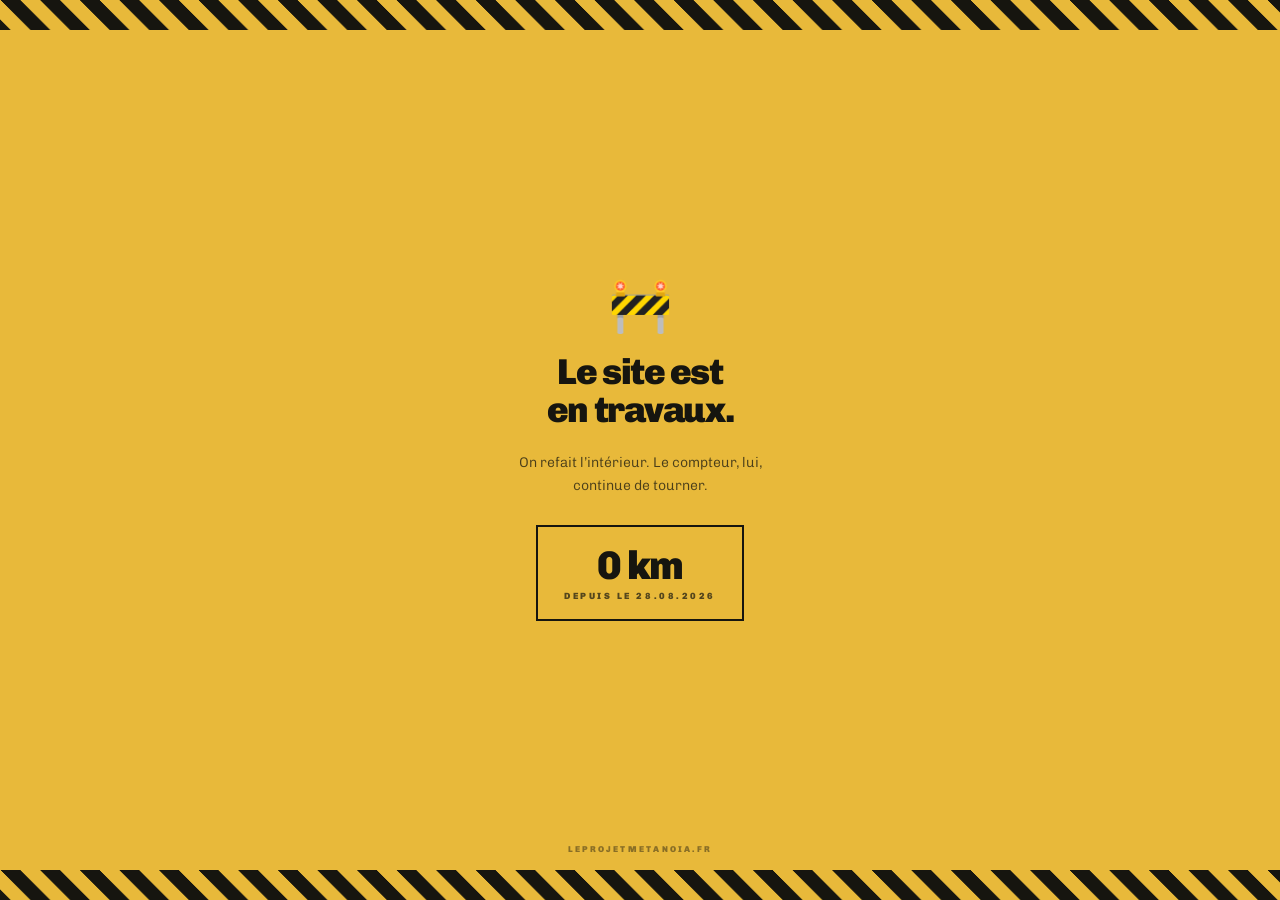
<file: index.html>
<!DOCTYPE html>
<html lang="fr">
<head>
<meta charset="utf-8">
<meta name="viewport" content="width=device-width, initial-scale=1.0, viewport-fit=cover">
<title>Metanoia — en travaux</title>
<meta name="description" content="Le projet Metanoia est en travaux. Il revient bientôt.">
<meta name="robots" content="noindex">
<meta name="theme-color" content="#E8B93A">
<link rel="preconnect" href="https://mfbrnmhtoqqklmywclxt.supabase.co" crossorigin>
<link rel="preload" href="/polices/chivo-900.woff2" as="font" type="font/woff2" crossorigin>
<link rel="preload" href="/polices/chivo-300.woff2" as="font" type="font/woff2" crossorigin>
<link rel="stylesheet" href="/polices.css?v=1">
<style>
:root{--jaune:#E8B93A;--ink:#16150F}
*{margin:0;padding:0;box-sizing:border-box}
html,body{height:100%}
body{background:var(--jaune);color:var(--ink);font-family:Chivo,system-ui,sans-serif;
  min-height:100svh;position:relative;overflow:hidden;
  -webkit-font-smoothing:antialiased;user-select:none;-webkit-user-select:none}

.hachures{position:absolute;left:0;right:0;height:clamp(22px,5vw,30px);z-index:2;
  background:repeating-linear-gradient(45deg,var(--ink) 0 14px,var(--jaune) 14px 28px);
  background-size:39.6px 39.6px;animation:defile 2.4s linear infinite}
.hachures.h{top:0}
.hachures.b{bottom:0;animation-direction:reverse}
@keyframes defile{to{background-position:39.6px 0}}

.in{position:absolute;inset:clamp(22px,5vw,30px) 0;padding:clamp(28px,7vw,44px) clamp(24px,7vw,34px);
  display:flex;flex-direction:column;align-items:center;justify-content:center;text-align:center;
  gap:clamp(14px,3.4vh,22px)}
.ic{font-size:clamp(38px,11vw,52px);line-height:1;
  animation:balance 3.4s ease-in-out infinite}
@keyframes balance{0%,100%{transform:rotate(-4deg)}50%{transform:rotate(4deg)}}

h1{font-weight:900;font-size:clamp(27px,8.4vw,36px);letter-spacing:-.04em;line-height:1.05}
.txt{font-weight:300;font-size:clamp(12px,3.4vw,14px);line-height:1.65;
  color:rgba(22,21,15,.75);max-width:250px}

.enc{border:2px solid var(--ink);padding:clamp(13px,3.4vw,18px) clamp(18px,5vw,26px);margin-top:6px}
.enc b{display:block;font-weight:900;font-size:clamp(30px,9.4vw,40px);letter-spacing:-.04em;line-height:1}
.enc span{display:block;font-weight:900;font-size:clamp(8px,2.2vw,9px);letter-spacing:.28em;
  margin-top:6px;color:rgba(22,21,15,.7)}

.pied{position:absolute;left:0;right:0;bottom:clamp(34px,8vw,46px);text-align:center;z-index:3;
  font-weight:900;font-size:8.5px;letter-spacing:.26em;color:rgba(22,21,15,.45)}

@media (prefers-reduced-motion:reduce){.hachures,.ic{animation:none}}
</style>
</head>
<body>
<span class="hachures h"></span>

<div class="in">
  <p class="ic">🚧</p>
  <h1>Le site est<br>en travaux.</h1>
  <p class="txt">On refait l’intérieur. Le compteur, lui, continue de tourner.</p>
  <div class="enc">
    <b id="km">—</b>
    <span>DEPUIS LE 28.08.2026</span>
  </div>
</div>

<p class="pied">LEPROJETMETANOIA.FR</p>
<span class="hachures b"></span>

<script type="module">
import { list, fr, DEBUT } from './config.js?v=20260904b';
(async () => {
  try {
    const s = await list();
    const km = s.filter(x => x.date >= DEBUT).reduce((t, x) => t + Number(x.distance_km || 0), 0);
    document.getElementById('km').textContent = fr(km, 1) + ' km';
  } catch (e) {
    document.getElementById('km').textContent = '—';
  }
})();
</script>
<script>
['copy','cut','contextmenu','dragstart','selectstart'].forEach(ev =>
  document.addEventListener(ev, e => e.preventDefault()));
</script>
</body>
</html>
</file>
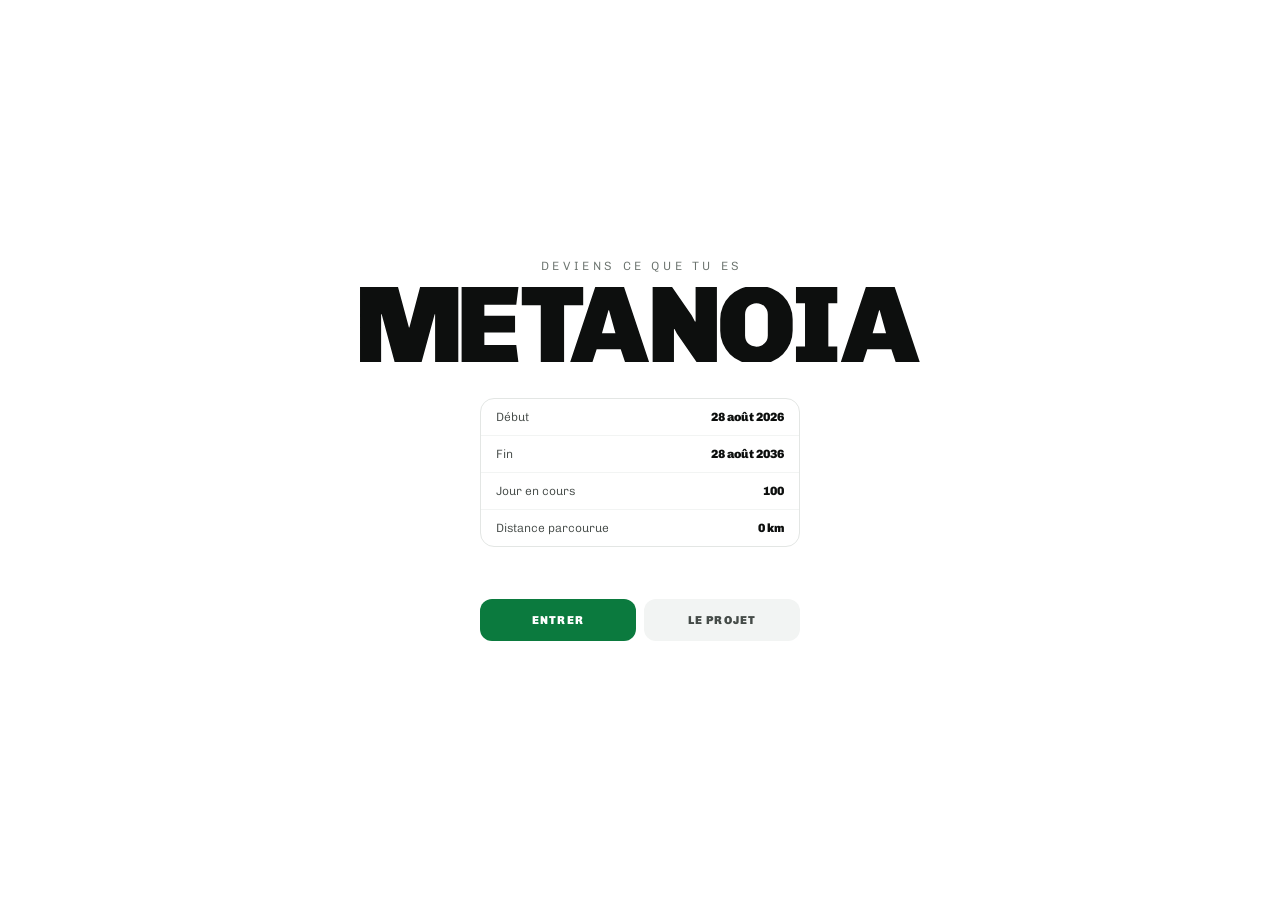
<file: accueil.html>
<!DOCTYPE html>
<html lang="fr">
<head>
<meta charset="utf-8">
<meta name="viewport" content="width=device-width, initial-scale=1.0, maximum-scale=1.0, user-scalable=no, viewport-fit=cover">
<title>Metanoia — dix ans pour changer d'esprit</title>
<meta name="description" content="Metanoia : un projet de transformation sur dix ans, du 18 août 2026 au 18 août 2036. Cinq piliers, un seul ouvert pour l'instant.">
<link rel="canonical" href="https://leprojetmetanoia.fr/">
<meta name="theme-color" content="#FFFFFF">
<meta name="color-scheme" content="dark">

<meta property="og:type" content="website">
<meta property="og:url" content="https://leprojetmetanoia.fr/">
<meta property="og:title" content="Metanoia">
<meta property="og:description" content="Dix ans pour changer d'esprit. Cinq piliers. Un seul ouvert pour l'instant.">
<meta property="og:locale" content="fr_FR">
<meta name="twitter:card" content="summary_large_image">

<link rel="icon" href="data:image/svg+xml,%3Csvg xmlns='http://www.w3.org/2000/svg' viewBox='0 0 100 100'%3E%3Crect width='100' height='100' rx='22' fill='%23000000'/%3E%3Ccircle cx='50' cy='50' r='30' fill='none' stroke='%2331E07A' stroke-width='9' stroke-linecap='round' stroke-dasharray='142 189' transform='rotate(-90 50 50)'/%3E%3C/svg%3E">

<link rel="preconnect" href="https://mfbrnmhtoqqklmywclxt.supabase.co" crossorigin>
<link rel="preload" href="/polices/chivo-900.woff2" as="font" type="font/woff2" crossorigin>
<link rel="preload" href="/polices/chivo-300.woff2" as="font" type="font/woff2" crossorigin>
<link rel="stylesheet" href="/polices.css?v=1">

<style>
  :root{--piste:#1C221F;--piste-l:#151A18;--texte-f:#8A938E;
    --fond:#000000;
    --fond-ouvert:#000000;
    --vert:#31E07A;
    --craie:#EDF2EF;
    --sourd:#767F7A;
    --texte:#A3ADA7;
    --duree:3s;
    --piste:#1A1A1A;
    --lueur:rgba(49,224,122,.5);
    --sur-accent:#07130C;
  }
  *{margin:0;padding:0;box-sizing:border-box}
  html{-webkit-text-size-adjust:100%}
  body{
    background:var(--fond);
    color:var(--craie);
    font-family:"Chivo",system-ui,sans-serif;
    min-height:100svh;
    display:flex;flex-direction:column;align-items:center;justify-content:center;
    gap:clamp(16px,3.6vh,32px);
    padding:max(20px,env(safe-area-inset-top)) clamp(20px,5vw,52px) max(20px,env(safe-area-inset-bottom));
    text-align:center;
    overflow:hidden;
    touch-action:none;
    -webkit-tap-highlight-color:transparent;
    transition:background .8s ease;
  }
  /* une fois ouvert : tout s'inverse */
  body.ouvert{--piste:#E3E6E4;--piste-l:#F2F4F3;--texte-f:#454B48;
    --fond:#FFFFFF;
    --craie:#0D0F0E;
    --sourd:#6B736E;
    --texte:#454B48;
    --piste:#E3E6E4;
    --vert:#0B7A3E;
    --lueur:rgba(11,122,62,.35);
    --sur-accent:#FFFFFF;
    background:#FFFFFF;
    color:#0D0F0E;
  }
  body.ouvert .secours{color:#B7BEBA}
  body.ouvert .secours:hover,body.ouvert .secours:focus-visible{color:var(--texte);border-bottom-color:var(--piste)}
  body,h1 .logo,.dates,.msg,.jauge,.piste,.label,.label small,.entrer{opacity:1;transform:none;pointer-events:auto;
    transition:color .8s ease,background .8s ease,stroke .8s ease,fill .8s ease}
  @media (prefers-reduced-motion:reduce){
    body,h1 .logo,.dates,.msg,.jauge,.piste,.label,.label small,.entrer{opacity:1;transform:none;pointer-events:auto;transition:none}
  }

  .entete{display:grid;gap:clamp(8px,1.6vh,14px)}
  .dates{
    font-size:clamp(9px,2.6vw,12px);font-weight:300;
    letter-spacing:.3em;text-indent:.3em;text-transform:uppercase;
    color:var(--sourd);
  }
  h1{
    font-size:0;line-height:0;
    width:min(86vw,560px);
    margin:0 auto;
  }
  h1 .logo{display:block;width:100%;height:auto;color:var(--craie)}

  /* — le cadran — */
  body.ouvert .jauge{filter:drop-shadow(0 0 10px var(--lueur))}

  body.ouvert .label small{color:var(--vert)}




  @media (prefers-reduced-motion:reduce){
    *{transition-duration:.01ms!important}
    .dial:active{transform:none}
  }
  @media (max-height:560px){
    body{gap:12px}
    .dial{width:min(38vw,120px)}
    .msg{min-height:2.4em}
  }



  /* fiche du projet, révélée après le cadran */
  .fiche{opacity:1;transform:none;pointer-events:auto;max-height:none;width:min(100%,320px);border:1.5px solid var(--piste);border-radius:14px;
    text-align:left;margin:4px auto 0;overflow:hidden;
    
    transition:opacity .45s ease .1s,transform .5s cubic-bezier(.2,.9,.3,1) .1s,max-height .5s ease}
  .fiche .l{display:flex;align-items:baseline;justify-content:space-between;gap:12px;
    padding:11px 15px;border-bottom:1px solid var(--piste-l);
    font-weight:300;font-size:12px;color:var(--texte-f)}
  .fiche .l:last-child{border:0}
  .fiche .l b{font-weight:900;color:var(--craie);text-align:right}
  @media (prefers-reduced-motion:reduce){.fiche,.secondaire{opacity:1;pointer-events:auto;transition:none}}

  /* bouton d'entrée */

  /* les deux actions */


  /* les deux actions */
  .duo{display:flex;gap:8px;width:min(100%,320px);margin:20px auto 0}
  .duo a,.duo span{flex:1;padding:14px 0;text-align:center;border-radius:12px;text-decoration:none;
    font-weight:900;font-size:11.5px;letter-spacing:.1em;text-transform:uppercase;transition:filter .2s,background .2s}
  .duo .p{background:var(--vert);color:#fff}
  .duo .p.off{background:#EDF0EE;color:#B7BEBA;cursor:not-allowed;pointer-events:none}
  .duo .s{background:var(--piste-l);color:var(--texte-f)}
  .duo .s:hover{background:var(--piste)}
</style>
</head>
<body class="ouvert">


<div class="entete">
  <p class="dates">Deviens ce que tu es</p>
  <h1><svg class="logo" xmlns="http://www.w3.org/2000/svg" viewBox="0 0 5.0710 0.6860" role="img" aria-label="Metanoia"><g fill="currentColor"><path transform="translate(-0.05700 0.68600) scale(0.001000 -0.001000)" d="M57 0V686H401L500 320H504L601 686H947V0H737V440H733L613 0H372L253 440H248V0Z"/><path transform="translate(0.86300 0.68600) scale(0.001000 -0.001000)" d="M57 0V686H572L552 526H263V426H541V273H263V160H552L572 0Z"/><path transform="translate(1.45000 0.68600) scale(0.001000 -0.001000)" d="M187 0V521H15V686H571V521H398V0Z"/><path transform="translate(1.90600 0.68600) scale(0.001000 -0.001000)" d="M-5 0 224 686H485L714 0H496L455 122H237L197 0ZM285 267H407L349 475H344Z"/><path transform="translate(2.59300 0.68600) scale(0.001000 -0.001000)" d="M57 0V686H233L410 431L441 372L446 375V686H639V0H459L276 264L255 306L250 304V0Z"/><path transform="translate(3.23100 0.68600) scale(0.001000 -0.001000)" d="M331 -10Q269 -10 214.5 13.5Q160 37 119.0 78.0Q78 119 54.5 173.5Q31 228 31 290V394Q31 456 54.5 510.5Q78 565 119.0 606.0Q160 647 214.5 670.5Q269 694 331 694H387Q449 694 503.5 670.5Q558 647 599.0 606.0Q640 565 663.5 510.5Q687 456 687 394V290Q687 228 663.5 173.5Q640 119 599.0 78.0Q558 37 503.5 13.5Q449 -10 387 -10ZM359 146Q382 146 400.5 154.0Q419 162 433.0 175.5Q447 189 454.5 207.0Q462 225 462 246V438Q462 459 454.5 477.0Q447 495 433.0 509.0Q419 523 400.5 530.5Q382 538 359 538Q337 538 318.0 530.0Q299 522 285.0 508.5Q271 495 263.5 477.0Q256 459 256 438V246Q256 225 263.5 207.0Q271 189 285.0 175.0Q299 161 318.0 153.5Q337 146 359 146Z"/><path transform="translate(3.91200 0.68600) scale(0.001000 -0.001000)" d="M36 0V148H118V538H36V686H410V538H329V148H410V0Z"/><path transform="translate(4.35700 0.68600) scale(0.001000 -0.001000)" d="M-5 0 224 686H485L714 0H496L455 122H237L197 0ZM285 267H407L349 475H344Z"/></g></svg></h1>
</div>



<div class="fiche" id="fiche">
  <div class="l"><span>Début</span><b>28 août 2026</b></div>


  <div class="l"><span>Fin</span><b>28 août 2036</b></div>
  <div class="l"><span>Jour en cours</span><b id="fJour">—</b></div>
  <div class="l"><span>Distance parcourue</span><b id="fKm">—</b></div>
</div>

<div class="duo">
  <a class="p" href="metanoia.html">Entrer</a>
  <a class="s" href="projet.html">Le projet</a>
</div>


<noscript>
  <p class="msg"><a href="metanoia.html" style="color:#31E07A">Entrer</a></p>
</noscript>

<script type="module">
import { list, fr, DEBUT } from './config.js?v=20260902m';

const debut = new Date(DEBUT + 'T00:00:00');
document.getElementById('fJour').textContent =
  Math.max(1, Math.floor((new Date() - debut) / 864e5) + 1);

(async () => {
  try {
    const s = await list();
    const km = s.filter(x => x.date >= DEBUT)
                .reduce((t, x) => t + Number(x.distance_km || 0), 0);
    document.getElementById('fKm').textContent = fr(km, 1) + ' km';
  } catch (e) { document.getElementById('fKm').textContent = '—'; }
})();
</script>


<script>
// pas de sélection ni de copie ; zoom bloqué sur mobile seulement
['copy','cut','contextmenu','dragstart','selectstart'].forEach(function(ev){
  document.addEventListener(ev, function(e){
    if (e.target.closest('input, textarea, select')) return;   // la saisie reste possible
    e.preventDefault();
  });
});
['gesturestart','gesturechange','gestureend'].forEach(function(ev){
  document.addEventListener(ev, function(e){ e.preventDefault(); }, { passive:false });
});
document.addEventListener('touchmove', function(e){
  if (e.touches.length > 1) e.preventDefault();
}, { passive:false });
document.addEventListener('keydown', function(e){
  if ((e.ctrlKey || e.metaKey) && ['c','x','a','u','s','p'].indexOf(e.key.toLowerCase()) > -1) {
    if (e.target.closest('input, textarea')) return;
    e.preventDefault();
  }
});
</script>
</body>
</html>
</file>
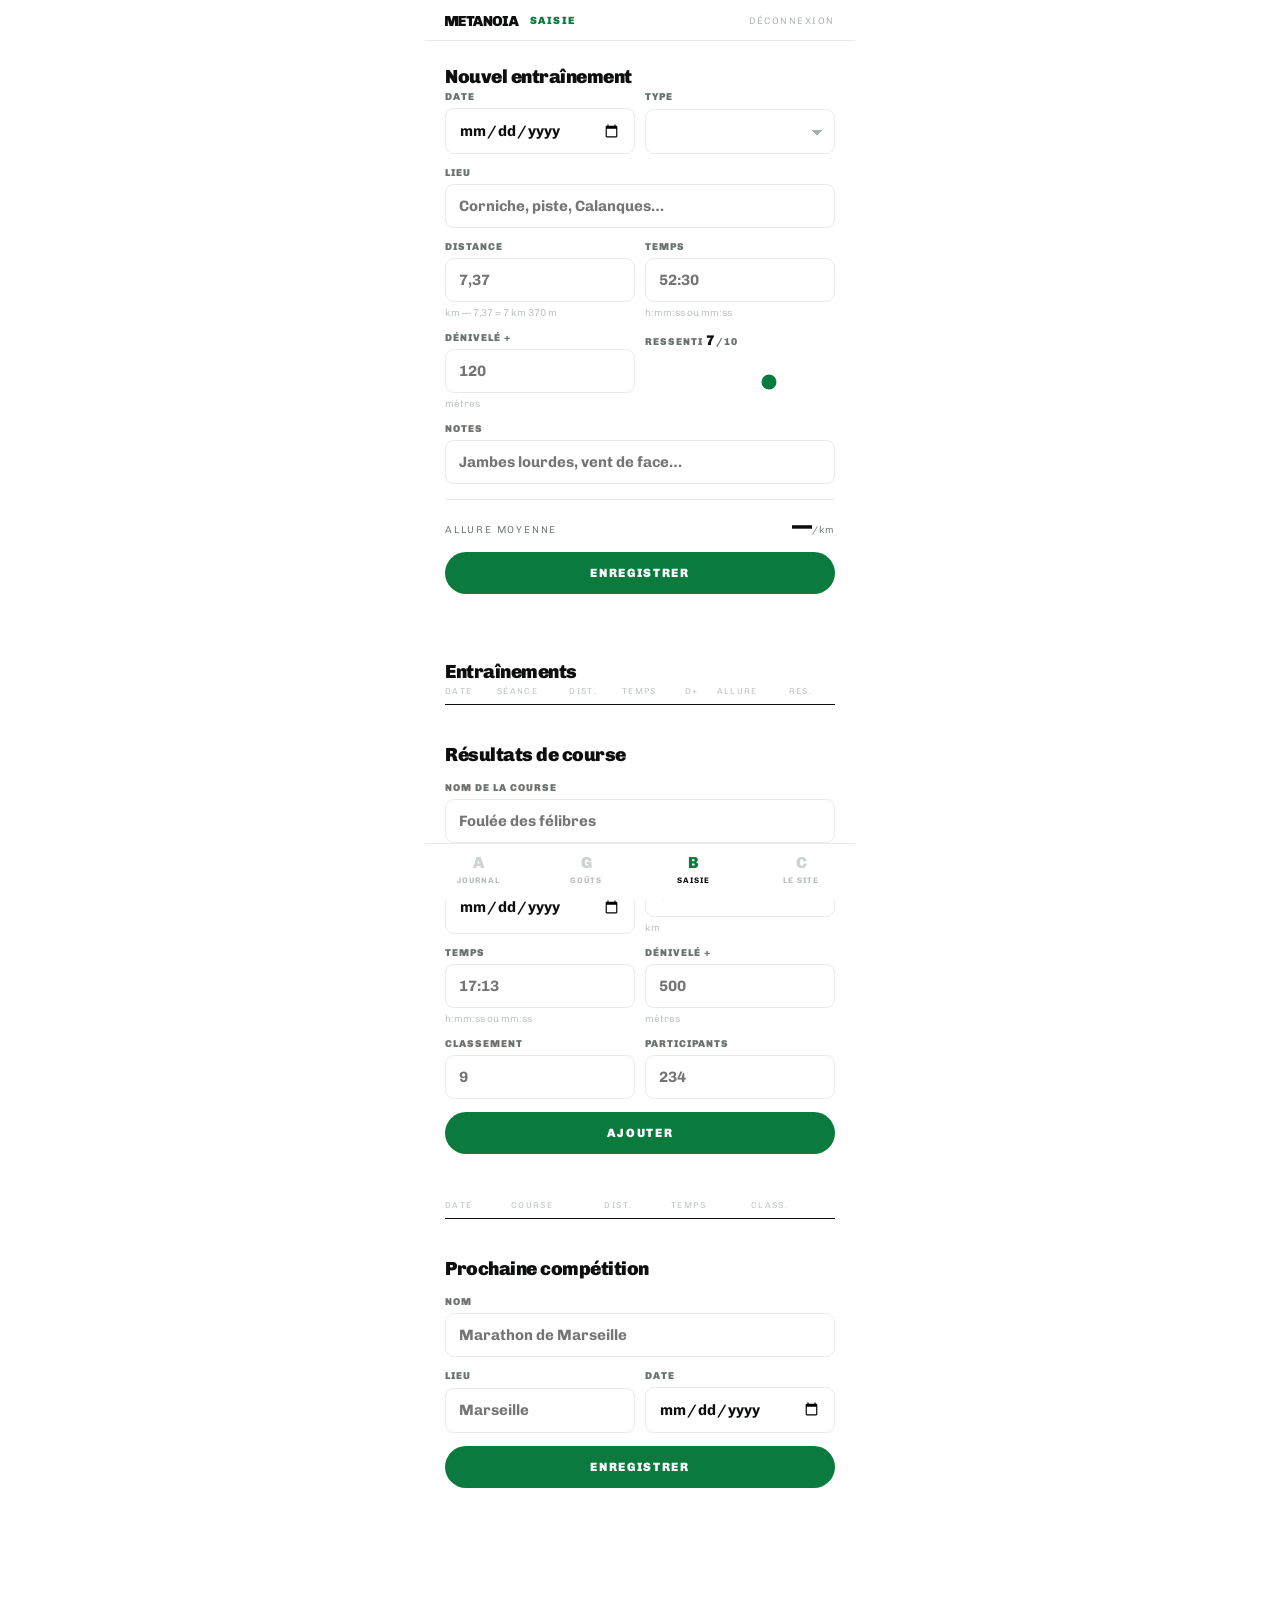
<file: admin.html>
<!DOCTYPE html>
<html lang="fr">
<head>
<meta charset="utf-8">
<meta name="viewport" content="width=device-width, initial-scale=1.0, maximum-scale=1.0, user-scalable=no, viewport-fit=cover">
<title>Metanoia — Saisie</title>
<meta name="robots" content="noindex">
<meta name="theme-color" content="#FFFFFF">
<link rel="preload" href="/polices/chivo-900.woff2" as="font" type="font/woff2" crossorigin>
<link rel="preload" href="/polices/chivo-300.woff2" as="font" type="font/woff2" crossorigin>
<link rel="stylesheet" href="/polices.css?v=1">
<style>
:root{--vert:#0B7A3E;--vif:#12B85F;--ink:#0D0F0E;--piste:#E8EBE9;--sourd:#6B736E;--texte:#454B48;--rouge:#C4452F}
*{margin:0;padding:0;box-sizing:border-box}
body{background:#fff;color:var(--ink);font-family:Chivo,system-ui,sans-serif;
  max-width:430px;margin:0 auto;padding-bottom:110px;-webkit-font-smoothing:antialiased;
  user-select:none;-webkit-user-select:none;-webkit-touch-callout:none;touch-action:pan-y;
  -webkit-tap-highlight-color:transparent}
input,textarea,select{user-select:text;-webkit-user-select:text;-webkit-touch-callout:default}
a{color:inherit;text-decoration:none}

.hd{display:flex;align-items:center;gap:11px;padding:max(14px,env(safe-area-inset-top)) 20px 13px;
  border-bottom:1px solid var(--piste)}
.hd .lg{width:74px;color:var(--ink);line-height:0;flex:none}
.hd .lg svg{display:block;width:100%;height:auto}
.hd .t{font-weight:900;font-size:10.5px;letter-spacing:.14em;text-transform:uppercase;color:var(--vert)}
.hd .q{margin-left:auto;font-weight:300;font-size:9.5px;letter-spacing:.16em;text-transform:uppercase;color:#A9B0AC}

.z{padding:24px 20px 0}
.k{font-weight:300;font-size:9px;letter-spacing:.26em;text-transform:uppercase;color:#A9B0AC}
h2{font-weight:900;font-size:19px;letter-spacing:-.025em;margin:0 0 3px}
.sous{font-weight:300;font-size:11.5px;color:var(--texte);line-height:1.5;margin-bottom:16px}
section{margin-bottom:38px}

.form{display:grid;gap:13px}
.f{display:grid;gap:5px}
.f.duo{grid-template-columns:1fr 1fr;gap:10px}
.f.duo>div{display:grid;gap:5px}
label{font-weight:900;font-size:10px;letter-spacing:.1em;text-transform:uppercase;color:var(--sourd)}
.hint{font-weight:300;font-size:10px;color:#B7BEBA}
input,select{width:100%;border:1.5px solid var(--piste);border-radius:9px;padding:12px 13px;
  font-family:inherit;font-weight:700;font-size:15px;color:var(--ink);background:#fff;
  -webkit-appearance:none;appearance:none}
select{background-image:linear-gradient(45deg,transparent 50%,#A9B0AC 50%),linear-gradient(135deg,#A9B0AC 50%,transparent 50%);
  background-position:calc(100% - 17px) 20px,calc(100% - 12px) 20px;background-size:5px 5px;background-repeat:no-repeat}
input:focus,select:focus{outline:0;border-color:var(--ink)}
input[type=range]{padding:0;border:0;accent-color:var(--vert);height:38px}
.rv{font-weight:900;font-size:14px;color:var(--ink)}

.allure{display:flex;justify-content:space-between;align-items:baseline;
  border-top:1px solid var(--piste);padding-top:12px;margin-top:2px}
.allure .l{font-weight:300;font-size:10px;letter-spacing:.18em;text-transform:uppercase;color:var(--sourd)}
.allure .v{font-weight:900;font-size:22px;letter-spacing:-.02em;font-variant-numeric:tabular-nums}
.allure .v small{font-size:.45em;color:var(--sourd);font-weight:300;letter-spacing:.1em}

.btn{width:100%;background:var(--vert);color:#fff;border:0;border-radius:999px;padding:14px;
  font-family:inherit;font-weight:900;font-size:12px;letter-spacing:.14em;text-transform:uppercase;cursor:pointer}
.btn:disabled{background:#DDE3DF;color:#9AA19D}
.btn.ghost{background:#fff;color:var(--sourd);border:1.5px solid var(--piste);display:none}
.form.edit .btn.ghost{display:block}
.msg{font-weight:700;font-size:11.5px;min-height:1.3em;color:var(--vert);text-align:center}

.log{width:100%;border-collapse:collapse}
.log th{font-weight:300;font-size:8.5px;letter-spacing:.16em;text-transform:uppercase;color:#B7BEBA;
  text-align:left;padding:0 8px 8px 0;border-bottom:1.5px solid var(--ink)}
.log td{padding:12px 8px 12px 0;border-bottom:1px solid #F2F4F3;vertical-align:top;
  font-variant-numeric:tabular-nums;font-weight:300;font-size:12px;color:var(--texte)}
.log tbody tr{cursor:pointer}
.log tbody tr:hover{background:#FAFBFA}
.log tr.editing{background:#F1F7F3}
.log td.d{font-weight:300;font-size:10.5px;color:#A9B0AC;white-space:nowrap}
.log td.k{font-weight:900;font-size:12.5px;color:var(--ink);white-space:nowrap}
.log td .n{color:#B7BEBA;font-size:10.5px;display:block;margin-top:2px}
.log .tag{font-weight:900;font-size:8.5px;letter-spacing:.14em;text-transform:uppercase;color:var(--vert)}
.log .empty td{text-align:center;color:#B7BEBA;padding:34px 0;font-size:12px}
.log td:last-child,.log th:last-child{text-align:right;padding-right:0}
.log .del{background:none;border:0;color:#DDE3DF;cursor:pointer;font-size:16px;font-family:inherit;padding:0 2px}
.log tr:hover .del{color:#A9B0AC}
.log .del:hover{color:var(--rouge)!important}
@media(max-width:420px){.hide{display:none}}

.nav{position:fixed;left:0;right:0;bottom:0;display:flex;background:#fff;border-top:1px solid var(--piste);
  padding:11px 0 max(15px,env(safe-area-inset-bottom));z-index:20;max-width:430px;margin:0 auto}
.nav a{flex:1;text-align:center}
.nav a .num{display:block;font-weight:900;font-size:16px;letter-spacing:-.02em;color:#CDD4D0;line-height:1}
.nav a b{display:block;font-weight:700;font-size:8px;letter-spacing:.12em;text-transform:uppercase;
  color:#B7BEBA;margin-top:4px}
.nav a.on .num{color:var(--vert)}
.nav a.on b{color:var(--ink)}
</style>
</head>
<body>

<header class="hd">
  <a class="lg" href="index.html" aria-label="Accueil"><svg viewBox="0 0 5.0710 0.6860" aria-hidden="true"><g fill="currentColor"><path transform="translate(-0.05700 0.68600) scale(0.001000 -0.001000)" d="M57 0V686H401L500 320H504L601 686H947V0H737V440H733L613 0H372L253 440H248V0Z"/><path transform="translate(0.86300 0.68600) scale(0.001000 -0.001000)" d="M57 0V686H572L552 526H263V426H541V273H263V160H552L572 0Z"/><path transform="translate(1.45000 0.68600) scale(0.001000 -0.001000)" d="M187 0V521H15V686H571V521H398V0Z"/><path transform="translate(1.90600 0.68600) scale(0.001000 -0.001000)" d="M-5 0 224 686H485L714 0H496L455 122H237L197 0ZM285 267H407L349 475H344Z"/><path transform="translate(2.59300 0.68600) scale(0.001000 -0.001000)" d="M57 0V686H233L410 431L441 372L446 375V686H639V0H459L276 264L255 306L250 304V0Z"/><path transform="translate(3.23100 0.68600) scale(0.001000 -0.001000)" d="M331 -10Q269 -10 214.5 13.5Q160 37 119.0 78.0Q78 119 54.5 173.5Q31 228 31 290V394Q31 456 54.5 510.5Q78 565 119.0 606.0Q160 647 214.5 670.5Q269 694 331 694H387Q449 694 503.5 670.5Q558 647 599.0 606.0Q640 565 663.5 510.5Q687 456 687 394V290Q687 228 663.5 173.5Q640 119 599.0 78.0Q558 37 503.5 13.5Q449 -10 387 -10ZM359 146Q382 146 400.5 154.0Q419 162 433.0 175.5Q447 189 454.5 207.0Q462 225 462 246V438Q462 459 454.5 477.0Q447 495 433.0 509.0Q419 523 400.5 530.5Q382 538 359 538Q337 538 318.0 530.0Q299 522 285.0 508.5Q271 495 263.5 477.0Q256 459 256 438V246Q256 225 263.5 207.0Q271 189 285.0 175.0Q299 161 318.0 153.5Q337 146 359 146Z"/><path transform="translate(3.91200 0.68600) scale(0.001000 -0.001000)" d="M36 0V148H118V538H36V686H410V538H329V148H410V0Z"/><path transform="translate(4.35700 0.68600) scale(0.001000 -0.001000)" d="M-5 0 224 686H485L714 0H496L455 122H237L197 0ZM285 267H407L349 475H344Z"/></g></svg></a>
  <span class="t">Saisie</span>
  <button class="q" id="quitter" style="background:none;border:0;font-family:inherit;cursor:pointer">Déconnexion</button>
</header>

<div class="z">

  <section>
    <h2>Nouvel entraînement</h2>
    <p class="sous" id="formTitle" style="display:none"></p>
    <div class="form" id="form">
      <div class="f duo">
        <div><label for="date">Date</label><input id="date" type="date"></div>
        <div><label for="type">Type</label><select id="type"></select></div>
      </div>
      <div class="f"><label for="lieu">Lieu</label>
        <input id="lieu" type="text" placeholder="Corniche, piste, Calanques…"></div>
      <div class="f duo">
        <div><label for="dist">Distance</label><input id="dist" type="text" inputmode="decimal" placeholder="7,37">
          <span class="hint">km — 7,37 = 7 km 370 m</span></div>
        <div><label for="temps">Temps</label><input id="temps" type="text" placeholder="52:30">
          <span class="hint">h:mm:ss ou mm:ss</span></div>
      </div>
      <div class="f duo">
        <div><label for="den">Dénivelé +</label><input id="den" type="number" min="0" placeholder="120">
          <span class="hint">mètres</span></div>
        <div><label for="ress">Ressenti <span class="rv" id="ressV">7</span>/10</label>
          <input id="ress" type="range" min="1" max="10" value="7"></div>
      </div>
      <div class="f"><label for="notes">Notes</label>
        <input id="notes" type="text" placeholder="Jambes lourdes, vent de face…"></div>
      <div class="allure"><span class="l">Allure moyenne</span>
        <span class="v" id="paceLive">—<small>/km</small></span></div>
      <button class="btn" id="save">Enregistrer</button>
      <button class="btn ghost" id="cancel">Annuler</button>
      <p class="msg" id="msg"></p>
    </div>
  </section>

  <section>
    <h2>Entraînements <span class="k" id="count"></span></h2>
    <table class="log">
      <thead><tr><th>Date</th><th>Séance</th><th>Dist.</th><th>Temps</th>
        <th class="hide">D+</th><th>Allure</th><th class="hide">Res.</th><th></th></tr></thead>
      <tbody id="rows"></tbody>
    </table>
  </section>

  <section>
    <h2>Résultats de course</h2>
    <p class="sous" id="recordInfo"></p>
    <div class="form" id="rForm">
      <div class="f"><label for="rNom">Nom de la course</label>
        <input id="rNom" type="text" placeholder="Foulée des félibres"></div>
      <div class="f duo">
        <div><label for="rDate">Date</label><input id="rDate" type="date"></div>
        <div><label for="rDist">Distance</label><input id="rDist" type="text" inputmode="decimal" placeholder="5">
          <span class="hint">km</span></div>
      </div>
      <div class="f duo">
        <div><label for="rTemps">Temps</label><input id="rTemps" type="text" placeholder="17:13">
          <span class="hint">h:mm:ss ou mm:ss</span></div>
        <div><label for="rDen">Dénivelé +</label><input id="rDen" type="number" min="0" placeholder="500">
          <span class="hint">mètres</span></div>
      </div>
      <div class="f duo">
        <div><label for="rClas">Classement</label><input id="rClas" type="number" min="1" placeholder="9"></div>
        <div><label for="rPart">Participants</label><input id="rPart" type="number" min="1" placeholder="234"></div>
      </div>
      <button class="btn" id="rSave">Ajouter</button>
      <p class="msg" id="rMsg"></p>
    </div>
    <table class="log" style="margin-top:18px">
      <thead><tr><th>Date</th><th>Course</th><th>Dist.</th><th>Temps</th><th class="hide">Class.</th><th></th></tr></thead>
      <tbody id="rRows"></tbody>
    </table>
  </section>

  <section>
    <h2>Prochaine compétition</h2>
    <p class="sous" id="compInfo"></p>
    <div class="form" id="compForm">
      <div class="f"><label for="cNom">Nom</label><input id="cNom" type="text" placeholder="Marathon de Marseille"></div>
      <div class="f duo">
        <div><label for="cLieu">Lieu</label><input id="cLieu" type="text" placeholder="Marseille"></div>
        <div><label for="cDate">Date</label><input id="cDate" type="date"></div>
      </div>
      <button class="btn" id="cSave">Enregistrer</button>
      <button class="btn ghost" id="cDelete" style="display:none">Supprimer</button>
      <p class="msg" id="cMsg"></p>
    </div>
  </section>

</div>

<nav class="nav">
  <a href="journal.html"><span class="num">A</span><b>Journal</b></a>
  <a href="gouts.html"><span class="num">G</span><b>Goûts</b></a>
  <a class="on"><span class="num">B</span><b>Saisie</b></a>
  <a href="metanoia.html"><span class="num">C</span><b>Le site</b></a>
</nav>

<script type="module">
import { exigerConnexion, deconnexion, list, insert, update, remove, TYPES, parseTime, parseKm, fmtTime, fmtPace, fr, listCompetitions, insertCompetition, updateCompetition, removeCompetition, listResultats, insertResultat, removeResultat } from './config.js?v=20260831f';
import { plausible, fmtAllure } from './moteur.js?v=20260831f';

if (!await exigerConnexion()) throw new Error('non connecté');
const $ = id => document.getElementById(id);
const short = d => new Date(d+'T00:00').toLocaleDateString('fr-FR',{day:'2-digit',month:'short',year:'numeric'});
let rows = [], editing = null;

$('type').innerHTML = TYPES.map(t => `<option>${t}</option>`).join('');
$('date').value = new Date().toISOString().slice(0,10);
$('ress').addEventListener('input', () => $('ressV').textContent = $('ress').value);
const livePace = () => { $('paceLive').innerHTML = fmtPace(parseTime($('temps').value), parseKm($('dist').value)) + '<small>/km</small>'; };
$('temps').addEventListener('input', livePace); $('dist').addEventListener('input', livePace);

function fill(r){ $('date').value=r.date; $('type').value=r.type||TYPES[0]; $('lieu').value=r.lieu||''; $('dist').value=r.distance_km; $('temps').value=fmtTime(r.temps_s);
  $('den').value=r.denivele_m||''; $('notes').value=r.notes||''; $('ress').value=r.ressenti||7; $('ressV').textContent=$('ress').value; livePace(); }
function reset(){ editing=null; ['lieu','dist','temps','den','notes'].forEach(i=>$(i).value=''); $('ress').value=7; $('ressV').textContent=7; $('date').value=new Date().toISOString().slice(0,10);
  $('form').classList.remove('edit'); $('formTitle').textContent='Nouvel entraînement'; $('save').textContent='Enregistrer'; livePace(); render(); }
function startEdit(r){ editing=r.id; fill(r); $('form').classList.add('edit'); $('formTitle').textContent='Modifier — '+short(r.date); $('save').textContent='Mettre à jour'; render(); $('form').scrollIntoView({behavior:'smooth'}); }

function render(){
  $('count').textContent = rows.length ? `${rows.length} sorties · ${fr(rows.reduce((a,r)=>a+Number(r.distance_km),0))} km` : '';
  $('rows').innerHTML = rows.length ? rows.map(r => `<tr data-id="${r.id}" class="${r.id===editing?'editing':''}">
    <td class="d">${short(r.date)}</td>
    <td><span class="tag">${r.type||''}</span>${r.lieu?'<br>'+r.lieu:''}${r.notes?`<div class="n">${r.notes}</div>`:''}</td>
    <td class="k">${fr(r.distance_km)} km</td><td class="k">${fmtTime(r.temps_s)}</td>
    <td class="k hide">${r.denivele_m?fr(r.denivele_m,0)+' m':'—'}</td><td class="k">${fmtPace(r.temps_s,r.distance_km)}</td>
    <td class="k hide">${r.ressenti?r.ressenti+'/10':'—'}</td>
    <td><button class="del" data-del="${r.id}" title="Supprimer">×</button></td></tr>`).join('')
    : `<tr class="empty"><td colspan="8">Aucun entraînement. Le premier kilomètre commence ici.</td></tr>`;
}
async function refresh(){ try { rows = await list(); render(); } catch(e){ $('msg').textContent='Erreur : '+e.message; } }


// refuse une performance physiquement impossible
function verifieAllure(km, sec, cible, dplus) {
  if (!plausible(km * 1000, sec)) {
    const a = sec / km;
    document.getElementById(cible).textContent =
      'Allure de ' + fmtAllure(a) + '/km — c\u2019est impossible. Vérifie le temps : '
      + 'pour une heure et plus, écris 1:49:00 et non 1:49.';
    return false;
  }
  return true;
}

$('save').addEventListener('click', async () => {
  const d=parseKm($('dist').value), s=parseTime($('temps').value);
  if(!$('date').value||!d||!s){ $('msg').textContent='Date, distance et temps sont obligatoires.'; return; }
  if(!verifieAllure(d, s, 'msg', Number($('den').value)||0)) return;
  const row={ date:$('date').value, type:$('type').value, lieu:$('lieu').value.trim(), distance_km:d, temps_s:s, denivele_m:Number($('den').value)||0, notes:$('notes').value.trim(), ressenti:Number($('ress').value) };
  $('save').disabled=true;
  try { if(editing!==null){ await update(editing,row); $('msg').textContent='Mis à jour.'; } else { await insert(row); $('msg').textContent=`Enregistré — ${fr(d)} km de plus.`; }
    await refresh(); reset(); } catch(e){ $('msg').textContent='Erreur : '+e.message; }
  $('save').disabled=false;
});
$('cancel').addEventListener('click', reset);
$('rows').addEventListener('click', async e => {
  const del=e.target.closest('[data-del]');
  if(del){ e.stopPropagation(); if(confirm('Supprimer cet entraînement ?')){ try{ await remove(isNaN(del.dataset.del)?del.dataset.del:Number(del.dataset.del)); if(editing==del.dataset.del) reset(); await refresh(); }catch(err){ $('msg').textContent='Erreur : '+err.message; } } return; }
  const tr=e.target.closest('tr[data-id]'); if(!tr) return;
  const r=rows.find(x=>String(x.id)===tr.dataset.id); if(r) startEdit(r);
});
refresh();

let currentCompId = null;
async function refreshComp() {
  try {
    const compList = await listCompetitions();
    const today = new Date().toISOString().slice(0,10);
    const next = compList.find(c => c.date >= today) || compList[0] || null;
    if (next) {
      currentCompId = next.id;
      $('cNom').value = next.nom; $('cLieu').value = next.lieu || ''; $('cDate').value = next.date;
      $('compInfo').textContent = `— ${short(next.date)}`;
      $('cDelete').style.display = 'inline-block';
    } else {
      currentCompId = null; $('cNom').value=''; $('cLieu').value=''; $('cDate').value='';
      $('compInfo').textContent = ''; $('cDelete').style.display = 'none';
    }
  } catch (e) { $('cMsg').textContent = 'Erreur : ' + e.message; }
}
$('cSave').addEventListener('click', async () => {
  const nom = $('cNom').value.trim(), date = $('cDate').value;
  if (!nom || !date) { $('cMsg').textContent = 'Nom et date sont obligatoires.'; return; }
  const row = { nom, lieu: $('cLieu').value.trim(), date };
  $('cSave').disabled = true;
  try {
    if (currentCompId !== null) await updateCompetition(currentCompId, row); else await insertCompetition(row);
    $('cMsg').textContent = 'Enregistré.'; await refreshComp();
  } catch (e) { $('cMsg').textContent = 'Erreur : ' + e.message; }
  $('cSave').disabled = false;
});
$('cDelete').addEventListener('click', async () => {
  if (currentCompId === null || !confirm('Supprimer cette compétition ?')) return;
});
refreshComp();

async function refreshResultats() {
  try {
    const rows = await listResultats();
    // record = meilleur temps par distance
    const records = {};
    rows.forEach(r => { const key = fr(r.distance_km); if (!records[key] || r.temps_s < records[key]) records[key] = r.temps_s; });
    $('recordInfo').textContent = Object.keys(records).length
      ? '— ' + Object.entries(records).map(([d,s]) => `${d} km : ${fmtTime(s)}`).join(' · ') : '';
    $('rRows').innerHTML = rows.length ? rows.map(r => `<tr data-id="${r.id}">
      <td class="d">${short(r.date)}</td><td>${r.nom}</td><td class="k">${fr(r.distance_km)} km</td><td class="k">${fmtTime(r.temps_s)}</td>
      <td class="k">${r.classement ? r.classement + (r.participants ? ' / ' + r.participants : '') : '—'}</td>
      <td><button class="del" data-rdel="${r.id}" title="Supprimer">×</button></td></tr>`).join('')
      : `<tr class="empty"><td colspan="6">Aucun résultat pour l'instant.</td></tr>`;
  } catch (e) { $('rMsg').textContent = 'Erreur : ' + e.message; }
}
$('rSave').addEventListener('click', async () => {
  const nom = $('rNom').value.trim(), date = $('rDate').value, d = parseKm($('rDist').value), s = parseTime($('rTemps').value);
  if (!nom || !date || !d || !s) { $('rMsg').textContent = 'Nom, date, distance et temps sont obligatoires.'; return; }
  if (!verifieAllure(d, s, 'rMsg', Number($('rDen').value)||0)) return;
  $('rSave').disabled = true;
  try {
    await insertResultat({ nom, date, distance_km: d, temps_s: s, denivele_m: Number($('rDen').value) || 0, classement: Number($('rClas').value) || null, participants: Number($('rPart').value) || null });
    ['rNom','rDist','rTemps','rDen','rClas','rPart'].forEach(i => $(i).value = ''); $('rDate').value = '';
    $('rMsg').textContent = 'Résultat ajouté.'; await refreshResultats();
  } catch (e) { $('rMsg').textContent = 'Erreur : ' + e.message; }
  $('rSave').disabled = false;
});
$('rRows').addEventListener('click', async e => {
  const b = e.target.closest('[data-rdel]'); if (!b) return;
  if (confirm('Supprimer ce résultat ?')) { try { await removeResultat(Number(b.dataset.rdel)); await refreshResultats(); } catch (err) { $('rMsg').textContent = 'Erreur : ' + err.message; } }
});
refreshResultats();
</script>
<script type="module">
import { deconnexion } from './config.js?v=20260831f';
import { plausible, fmtAllure } from './moteur.js?v=20260831f';
document.getElementById('quitter').addEventListener('click', async () => {
  await deconnexion(); location.href = 'index.html';
});
</script>

<script>
// pas de sélection ni de copie ; zoom bloqué sur mobile seulement
['copy','cut','contextmenu','dragstart','selectstart'].forEach(function(ev){
  document.addEventListener(ev, function(e){
    if (e.target.closest('input, textarea, select')) return;   // la saisie reste possible
    e.preventDefault();
  });
});
['gesturestart','gesturechange','gestureend'].forEach(function(ev){
  document.addEventListener(ev, function(e){ e.preventDefault(); }, { passive:false });
});
document.addEventListener('touchmove', function(e){
  if (e.touches.length > 1) e.preventDefault();
}, { passive:false });
document.addEventListener('keydown', function(e){
  if ((e.ctrlKey || e.metaKey) && ['c','x','a','u','s','p'].indexOf(e.key.toLowerCase()) > -1) {
    if (e.target.closest('input, textarea')) return;
    e.preventDefault();
  }
});
</script>

<script>
['copy','cut','contextmenu','dragstart','selectstart'].forEach(function(ev){
  document.addEventListener(ev, function(e){
    if (e.target.closest('input, textarea, select')) return;
    e.preventDefault();
  });
});
['gesturestart','gesturechange','gestureend'].forEach(function(ev){
  document.addEventListener(ev, function(e){ e.preventDefault(); }, { passive:false });
});
document.addEventListener('touchmove', function(e){ if (e.touches.length > 1) e.preventDefault(); }, { passive:false });
</script>
</body>
</html>
</file>
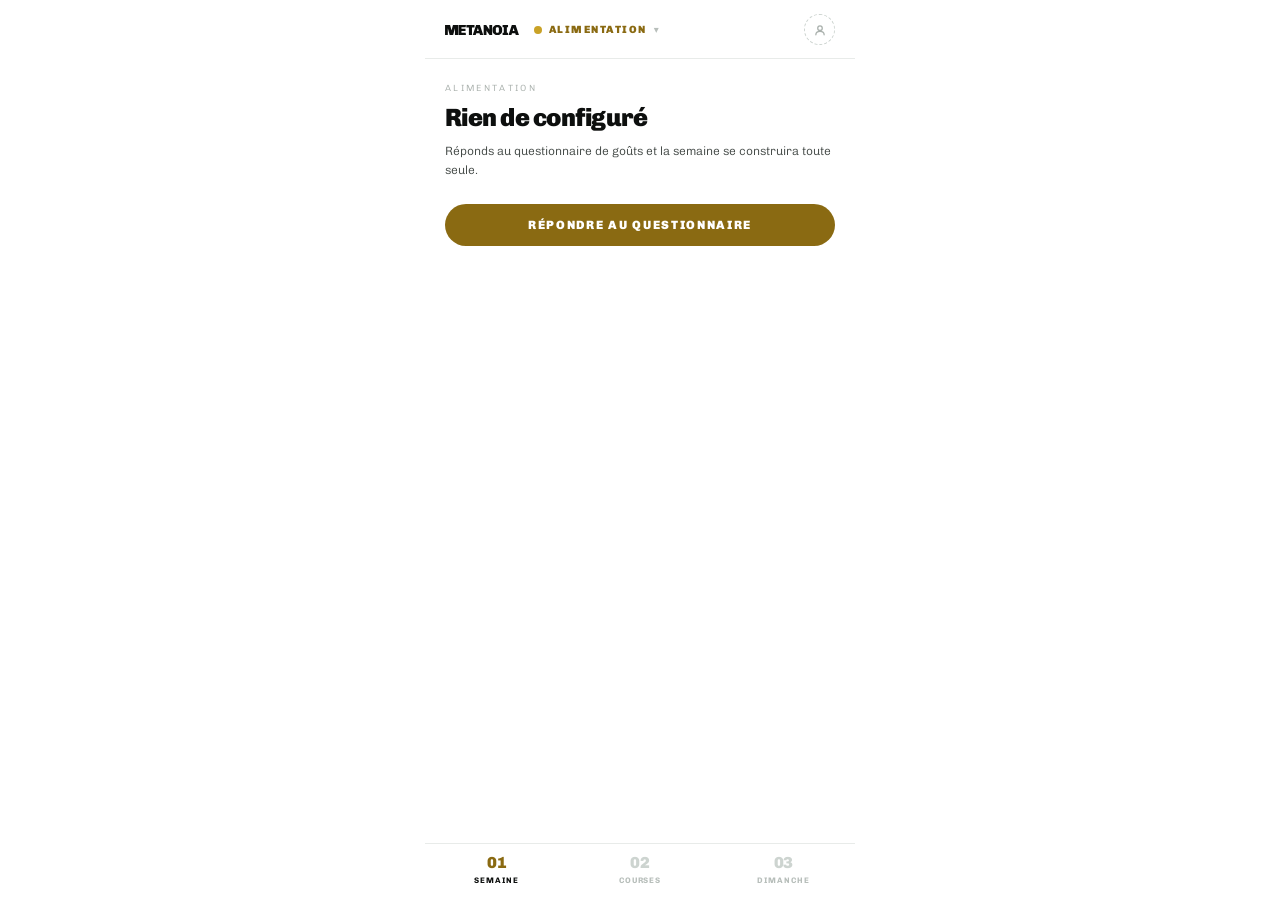
<file: alimentation.html>
<!DOCTYPE html>
<html lang="fr">
<head>
<meta charset="utf-8">
<meta name="viewport" content="width=device-width, initial-scale=1.0, maximum-scale=1.0, user-scalable=no, viewport-fit=cover">
<title>Metanoia — Alimentation</title>
<meta name="description" content="Pilier alimentation du projet Metanoia : la semaine de repas, la liste de courses et le batch cooking du dimanche.">
<meta name="theme-color" content="#FFFFFF">
<link rel="preconnect" href="https://mfbrnmhtoqqklmywclxt.supabase.co" crossorigin>
<link rel="preload" href="/polices/chivo-900.woff2" as="font" type="font/woff2" crossorigin>
<link rel="preload" href="/polices/chivo-300.woff2" as="font" type="font/woff2" crossorigin>
<link rel="stylesheet" href="/polices.css?v=1">
<style>
:root{--vert:#0B7A3E;--vif:#12B85F;--alim:#C9A227;--alimF:#8A6A12;--ink:#0D0F0E;
  --piste:#E8EBE9;--sourd:#6B736E;--texte:#454B48}
*{margin:0;padding:0;box-sizing:border-box}
body{background:#fff;color:var(--ink);font-family:Chivo,system-ui,sans-serif;max-width:430px;margin:0 auto;
  padding-bottom:112px;-webkit-font-smoothing:antialiased;user-select:none;-webkit-user-select:none;
  -webkit-touch-callout:none;touch-action:pan-y;-webkit-tap-highlight-color:transparent}
a{color:inherit;text-decoration:none}

.hd{display:flex;align-items:center;gap:11px;padding:max(14px,env(safe-area-inset-top)) 20px 13px;
  border-bottom:1px solid var(--piste);position:relative;z-index:20}
.hd .lg{width:74px;color:var(--ink);line-height:0;flex:none}
.hd .lg svg{display:block;width:100%;height:auto}
.sel{display:flex;align-items:center;gap:7px;background:none;border:0;cursor:pointer;padding:6px 4px;
  font-family:inherit;font-weight:900;font-size:10.5px;letter-spacing:.14em;text-transform:uppercase;color:var(--alimF)}
.sel i{width:8px;height:8px;border-radius:50%;background:var(--alim);flex:none}
.sel .fl{color:#B7BEBA;font-size:10px}
.cpt{margin-left:auto;width:31px;height:31px;border-radius:50%;border:1.4px dashed #CDD4D0;
  display:grid;place-items:center;color:#A9B0AC;flex:none}
.cpt svg{width:16px;height:16px;fill:none;stroke:currentColor;stroke-width:1.9;stroke-linecap:round}
.piliers{position:absolute;left:16px;top:calc(100% - 4px);background:#fff;border:1px solid var(--piste);
  border-radius:12px;box-shadow:0 14px 34px -16px rgba(0,0,0,.32);padding:6px;min-width:212px;z-index:30;
  opacity:0;visibility:hidden;transform:translateY(-6px);transition:opacity .18s,transform .18s,visibility .18s}
.piliers.ouvert{opacity:1;visibility:visible;transform:none}
.piliers a,.piliers span{display:flex;align-items:center;gap:9px;padding:10px 11px;border-radius:8px;
  font-weight:700;font-size:11px;letter-spacing:.12em;text-transform:uppercase;color:#8C948F}
.piliers .on{background:#FBF6E6;color:var(--alimF)}
.piliers i{width:8px;height:8px;border-radius:50%;background:#DDE3E0;flex:none}
.piliers .sp i{background:var(--vert)} .piliers .on i{background:var(--alim)}
.piliers em{font-style:normal;margin-left:auto;font-weight:300;font-size:8px;color:#C0C7C3}

.z{padding:24px 20px 0}
.k{font-weight:300;font-size:9px;letter-spacing:.26em;text-transform:uppercase;color:#A9B0AC}
.gros{font-weight:900;font-size:38px;letter-spacing:-.045em;line-height:1;margin:8px 0 4px}
.gros u{text-decoration:none;font-size:.26em;color:var(--alimF);margin-left:3px}
.intro{font-weight:300;font-size:12px;color:var(--texte);line-height:1.6;margin:10px 0 24px}
.intro b{font-weight:900;color:var(--ink)}

.jour{margin-bottom:22px}
.jour .t{display:flex;align-items:baseline;justify-content:space-between;border-bottom:2px solid var(--ink);
  padding-bottom:7px;margin-bottom:2px}
.jour .t b{font-weight:900;font-size:15px;letter-spacing:-.01em}
.jour .t em{font-style:normal;font-weight:700;font-size:8.5px;letter-spacing:.14em;text-transform:uppercase;
  color:#fff;background:var(--vert);border-radius:999px;padding:3px 9px}
.jour .t em.off{background:#EDF0EE;color:#8C948F}
.jour .t em.dur{background:#7B4FD1}
.repas{display:flex;gap:11px;padding:11px 0;border-bottom:1px solid #F2F4F3}
.repas .h{width:44px;flex:none;font-weight:900;font-size:9px;letter-spacing:.12em;text-transform:uppercase;
  color:#B7BEBA;padding-top:2px}
.repas .c b{display:block;font-weight:900;font-size:13.5px;letter-spacing:-.01em}
.repas .c span{font-weight:300;font-size:11.5px;color:var(--texte);line-height:1.5;display:block;margin-top:2px}
.repas .c .fib{display:inline-block;font-weight:700;font-size:8.5px;letter-spacing:.14em;text-transform:uppercase;color:#A9B0AC;background:#F3F6F4;border-radius:999px;padding:3px 8px;margin-top:6px}
  .repas .c .tip{display:block;font-weight:700;font-size:10px;color:var(--vert);margin-top:4px}

.bloc{background:#FBF9F2;border-radius:14px;padding:16px;margin-bottom:24px}
.bloc h3{font-weight:900;font-size:12px;letter-spacing:.14em;text-transform:uppercase;color:var(--alimF);margin-bottom:11px}
.bloc ol{list-style:none;counter-reset:e}
.bloc ol li{counter-increment:e;display:flex;gap:11px;padding:9px 0;border-bottom:1px solid #F0EDE2}
.bloc ol li:last-child{border:0}
.bloc ol li::before{content:counter(e);width:22px;height:22px;border-radius:50%;background:#F1EBD8;
  color:var(--alimF);font-weight:900;font-size:10px;display:grid;place-items:center;flex:none}
.bloc ol li div b{display:block;font-weight:900;font-size:12.5px}
.bloc ol li div span{font-weight:300;font-size:11px;color:var(--texte);line-height:1.45}

.rayon{margin-bottom:16px}
.rayon .n{font-weight:900;font-size:10px;letter-spacing:.16em;text-transform:uppercase;color:var(--alimF);
  margin-bottom:6px}
.rayon .l{display:flex;justify-content:space-between;padding:7px 0;border-bottom:1px solid #F4F6F5;
  font-weight:300;font-size:12px;color:var(--texte)}
.rayon .l b{font-weight:700;color:var(--ink)}
.rayon .l em{font-style:normal;color:#A9B0AC;font-size:11px}
.total{display:flex;justify-content:space-between;align-items:baseline;border-top:2px solid var(--ink);
  padding-top:11px;margin-top:4px}
.total b{font-weight:900;font-size:11px;letter-spacing:.14em;text-transform:uppercase}
.total em{font-style:normal;font-weight:900;font-size:24px;letter-spacing:-.03em}
.note{font-weight:300;font-size:10px;color:#A9B0AC;line-height:1.6;text-align:center;margin:22px 0 0}

.nav{position:fixed;left:0;right:0;bottom:0;display:flex;background:#fff;border-top:1px solid var(--piste);
  padding:11px 0 max(15px,env(safe-area-inset-bottom));z-index:20;max-width:430px;margin:0 auto}
.nav a{flex:1;text-align:center}
.nav a .num{display:block;font-weight:900;font-size:16px;letter-spacing:-.02em;color:#CDD4D0;line-height:1}
.nav a b{display:block;font-weight:700;font-size:8px;letter-spacing:.12em;text-transform:uppercase;
  color:#B7BEBA;margin-top:4px}
.nav a.on .num{color:var(--alimF)}
.nav a.on b{color:var(--ink)}
</style>
</head>
<body>

<header class="hd">
  <a class="lg" href="index.html" aria-label="Accueil"><svg viewBox="0 0 5.0710 0.6860" aria-hidden="true"><g fill="currentColor"><path transform="translate(-0.05700 0.68600) scale(0.001000 -0.001000)" d="M57 0V686H401L500 320H504L601 686H947V0H737V440H733L613 0H372L253 440H248V0Z"/><path transform="translate(0.86300 0.68600) scale(0.001000 -0.001000)" d="M57 0V686H572L552 526H263V426H541V273H263V160H552L572 0Z"/><path transform="translate(1.45000 0.68600) scale(0.001000 -0.001000)" d="M187 0V521H15V686H571V521H398V0Z"/><path transform="translate(1.90600 0.68600) scale(0.001000 -0.001000)" d="M-5 0 224 686H485L714 0H496L455 122H237L197 0ZM285 267H407L349 475H344Z"/><path transform="translate(2.59300 0.68600) scale(0.001000 -0.001000)" d="M57 0V686H233L410 431L441 372L446 375V686H639V0H459L276 264L255 306L250 304V0Z"/><path transform="translate(3.23100 0.68600) scale(0.001000 -0.001000)" d="M331 -10Q269 -10 214.5 13.5Q160 37 119.0 78.0Q78 119 54.5 173.5Q31 228 31 290V394Q31 456 54.5 510.5Q78 565 119.0 606.0Q160 647 214.5 670.5Q269 694 331 694H387Q449 694 503.5 670.5Q558 647 599.0 606.0Q640 565 663.5 510.5Q687 456 687 394V290Q687 228 663.5 173.5Q640 119 599.0 78.0Q558 37 503.5 13.5Q449 -10 387 -10ZM359 146Q382 146 400.5 154.0Q419 162 433.0 175.5Q447 189 454.5 207.0Q462 225 462 246V438Q462 459 454.5 477.0Q447 495 433.0 509.0Q419 523 400.5 530.5Q382 538 359 538Q337 538 318.0 530.0Q299 522 285.0 508.5Q271 495 263.5 477.0Q256 459 256 438V246Q256 225 263.5 207.0Q271 189 285.0 175.0Q299 161 318.0 153.5Q337 146 359 146Z"/><path transform="translate(3.91200 0.68600) scale(0.001000 -0.001000)" d="M36 0V148H118V538H36V686H410V538H329V148H410V0Z"/><path transform="translate(4.35700 0.68600) scale(0.001000 -0.001000)" d="M-5 0 224 686H485L714 0H496L455 122H237L197 0ZM285 267H407L349 475H344Z"/></g></svg></a>
  <button class="sel" id="selP" aria-expanded="false"><i></i>Alimentation<span class="fl">&#9662;</span></button>
  <a class="cpt" href="connexion.html" aria-label="Mon compte"><svg viewBox="0 0 24 24"><circle cx="12" cy="9.2" r="3.4"/><path d="M5.8 19.2c0-3.1 2.7-5 6.2-5s6.2 1.9 6.2 5"/></svg></a>
  <div class="piliers" id="piliers">
    <a class="sp" href="metanoia.html"><i></i>Sport</a>
    <span class="on"><i></i>Alimentation</span>
    <span><i></i>Sommeil<em>bientôt</em></span>
    <span><i></i>Lecture<em>bientôt</em></span>
    <span><i></i>Argent<em>bientôt</em></span>
  </div>
</header>

<div class="z" id="z"></div>

<nav class="nav">
  <a href="#semaine" class="on"><span class="num">01</span><b>Semaine</b></a>
  <a href="#courses"><span class="num">02</span><b>Courses</b></a>
  <a href="#batch"><span class="num">03</span><b>Dimanche</b></a>
</nav>

<script type="module">
import { litGouts, list } from './config.js?v=20260902m';
import { genererSemaine, besoins, courses, ajustement, couverture } from './cuisine.js?v=20260902m';
import { recommandation, vdot } from './moteur.js?v=20260902m';

const z = document.getElementById('z');
const JOURS = ['Lundi','Mardi','Mercredi','Jeudi','Vendredi','Samedi','Dimanche'];

// la trame d'entraînement de la semaine, dans l'esprit du coach
const TRAME = [
  { seance:'Repos', intensite:'repos' },
  { seance:'Endurance 45 min', intensite:'souple' },
  { seance:'Seuil 2 × 10 min', intensite:'dure' },
  { seance:'Renfo salle', intensite:'souple' },
  { seance:'Endurance 40 min', intensite:'souple' },
  { seance:'Sortie longue', intensite:'dure' },
  { seance:'Repos ou footing court', intensite:'repos' }
];

try {
  const [g, seances] = await Promise.all([litGouts(), list().catch(() => [])]);

  if (!g) {
    z.innerHTML = `<p class="k">Alimentation</p>
      <h1 style="font-weight:900;font-size:25px;letter-spacing:-.03em;margin:9px 0 6px">Rien de configuré</h1>
      <p class="intro">Réponds au questionnaire de goûts et la semaine se construira toute seule.</p>
      <a href="gouts.html" style="display:block;text-align:center;background:#8A6A12;color:#fff;
        border-radius:999px;padding:14px;font-weight:900;font-size:12px;letter-spacing:.14em;
        text-transform:uppercase">Répondre au questionnaire</a>`;
    throw new Error('pas de goûts');
  }

  // volume de course des 7 derniers jours, pour caler le besoin
  const auj = new Date();
  const km7 = (seances || [])
    .filter(s => (auj - new Date(s.date + 'T00:00:00')) / 864e5 <= 7)
    .reduce((t, s) => t + Number(s.distance_km || 0), 0);
  const kmSem = Math.max(20, Math.round(km7 || 45));

  const jours = JOURS.map((nom, k) => ({ nom, ...TRAME[k] }));
  const semaine = genererSemaine(g, jours);
  const b = besoins(g, kmSem);
  const aj = ajustement(semaine, b);
  const liste = courses(semaine);
  const cov = couverture(g);

  let h = `<p class="k">Alimentation</p>
    <div class="gros">${b.kcal.toLocaleString('fr-FR')}<u>kcal / jour</u></div>
    <p class="intro">${b.proteines} g de protéines par jour.
      Semaine construite à partir de <b>tes réponses</b> et de ${kmSem} km de course.
      <a href="gouts.html" style="color:#8A6A12;font-weight:900">Modifier mes goûts</a>.</p>`;

  if (cov.alerte) {
    h += `<div class="bloc" style="margin-bottom:18px;background:#FDF3F1">
      <h3 style="color:#C4452F">Choix trop restreints</h3>
      <p style="font-weight:300;font-size:12px;color:var(--texte);line-height:1.55">${cov.alerte}</p></div>`;
  }

  if (aj.ecart > 250 || aj.ecart < -250) {
    h += `<div class="bloc" style="margin-bottom:22px"><h3>Portions</h3>
      <p style="font-weight:300;font-size:12px;color:var(--texte);line-height:1.55">${aj.conseil}</p></div>`;
  }

  h += `<p class="k" id="semaine" style="margin-bottom:12px">La semaine</p>`;
  for (const j of semaine) {
    const cls = j.intensite === 'repos' ? 'off' : j.intensite === 'dure' ? 'dur' : '';
    h += `<div class="jour"><div class="t"><b>${j.nom}</b><em class="${cls}">${j.seance}</em></div>`;
    for (const [m, lbl] of [['matin','Matin'],['midi','Midi'],['soir','Soir']]) {
      const r = j[m]; if (!r) continue;
      const fib = ['', 'peu de fibres', 'fibres modérées', 'riche en fibres'][r.fibres || 2];
      h += `<div class="repas"><span class="h">${lbl}</span><div class="c">
        <b>${r.nom}</b><span>${r.detail}</span>
        <span class="fib">${fib}</span>
        ${j.notes[m] ? `<span class="tip">${j.notes[m]}</span>` : ''}</div></div>`;
    }
    for (const e of (j.encas || [])) {
      h += `<div class="repas"><span class="h">En-cas</span><div class="c">
        <b>${e.nom}</b><span>${e.detail}</span></div></div>`;
    }
    h += `<p style="font-weight:300;font-size:10px;letter-spacing:.14em;text-transform:uppercase;
      color:#B7BEBA;padding-top:9px">${j.kcal.toLocaleString('fr-FR')} kcal · ${j.prot} g de protéines</p></div>`;
  }

  h += `<p class="k" id="courses" style="margin:30px 0 12px">La liste de courses</p>`;
  for (const [rayon, items] of liste) {
    h += `<div class="rayon"><p class="n">${rayon}</p>`;
    for (const nom of items) h += `<div class="l"><span><b>${nom}</b></span><span></span></div>`;
    h += `</div>`;
  }
  h += `<p class="note">Générée à partir des recettes de la semaine.
    Budget visé : <b>${g.budget} €</b>. Les quantités dépendent de tes portions —
    achète large sur le sec, il se garde.</p>`;

  // la fiche du dimanche découle des ingrédients réellement présents dans la semaine
  const ing = new Set();
  liste.forEach(([, items]) => items.forEach(x => ing.add(x.toLowerCase())));
  const a = m => [...ing].some(x => x.includes(m));

  const secs = ['Lentilles vertes','Haricots rouges secs','Haricots blancs secs','Pois chiches secs']
    .filter(x => ing.has(x.toLowerCase()));
  const fecu = ['Riz complet','Riz arborio','Quinoa','Boulgour','Semoule complète','Pâtes complètes','Pâtes']
    .filter(x => ing.has(x.toLowerCase()));

  const BATCH = [];
  if (secs.length) {
    BATCH.push(['Faire tremper la veille', secs.join(', ') + ' — dans un grand volume d’eau.']);
    const cuisson = [];
    if (secs.some(x => /haricot/i.test(x)))     cuisson.push('haricots 45 min');
    if (secs.some(x => /pois chiche/i.test(x))) cuisson.push('pois chiches 45 min');
    if (secs.some(x => /lentille/i.test(x)))    cuisson.push('lentilles 18 min, elles doivent rester fermes');
    BATCH.push(['Cuire les légumineuses', cuisson.join(' · ') + '.']);
  }
  BATCH.push(['Enfourner les légumes','Poivrons, courgettes, oignons, pommes de terre en gros dés. 40 min à 200 °C, bien dorés.']);
  if (fecu.length) BATCH.push(['Cuire les féculents', fecu.join(', ') + ' — en grande quantité, ils tiennent 4 jours au frais.']);
  if (a('tomates concassées')) BATCH.push(['La sauce tomate','Oignon, tomates concassées, origan. Elle sert plusieurs fois dans la semaine.']);
  if (a('œufs')) BATCH.push(['Les œufs durs','Huit d’un coup. Ils dépannent matins et midis.']);
  BATCH.push(['Portionner','Une base féculent, une base légume, une base protéine par boîte.']);
  h += `<p class="k" id="batch" style="margin:30px 0 12px">Le dimanche</p>
    <div class="bloc"><h3>Dans cet ordre</h3><ol>`;
  for (const [t, d] of BATCH) h += `<li><div><b>${t}</b><span>${d}</span></div></li>`;
  h += `</ol></div>`;

  z.innerHTML = h;
} catch (e) {
  if (e.message !== 'pas de goûts')
    z.innerHTML = '<p class="k" style="color:#C4452F">Erreur : ' + e.message + '</p>';
}

(function(){
  const b = document.getElementById('selP'), m = document.getElementById('piliers');
  b.addEventListener('click', e => { e.stopPropagation();
    const o = m.classList.toggle('ouvert'); b.setAttribute('aria-expanded', o ? 'true' : 'false'); });
  document.addEventListener('click', () => m.classList.remove('ouvert'));
  document.addEventListener('keydown', e => { if (e.key === 'Escape') m.classList.remove('ouvert'); });
})();
document.querySelectorAll('.nav a').forEach(a => a.addEventListener('click', () => {
  document.querySelectorAll('.nav a').forEach(x => x.classList.remove('on')); a.classList.add('on'); }));
</script>
<script>
['copy','cut','contextmenu','dragstart','selectstart'].forEach(ev =>
  document.addEventListener(ev, e => { if (!e.target.closest('input,textarea')) e.preventDefault(); }));
['gesturestart','gesturechange','gestureend'].forEach(ev =>
  document.addEventListener(ev, e => e.preventDefault(), { passive:false }));
document.addEventListener('touchmove', e => { if (e.touches.length > 1) e.preventDefault(); }, { passive:false });
</script>
</body>
</html>
</file>
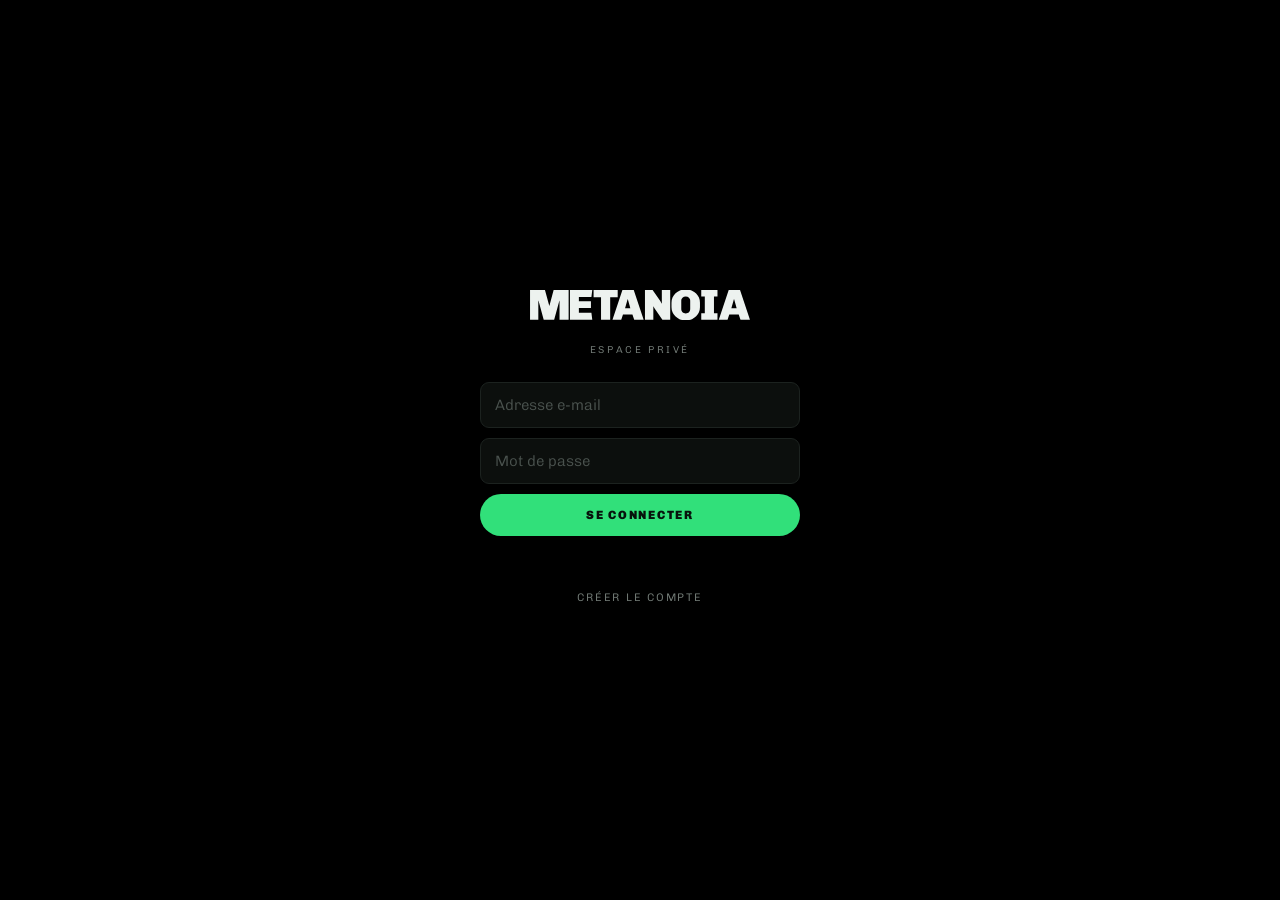
<file: connexion.html>
<!DOCTYPE html>
<html lang="fr">
<head>
<meta charset="utf-8">
<meta name="viewport" content="width=device-width, initial-scale=1.0, maximum-scale=1.0, user-scalable=no, viewport-fit=cover">
<title>Metanoia — Connexion</title>
<meta name="robots" content="noindex">
<meta name="theme-color" content="#000000">
<link rel="preload" href="/polices/chivo-900.woff2" as="font" type="font/woff2" crossorigin>
<link rel="preload" href="/polices/chivo-300.woff2" as="font" type="font/woff2" crossorigin>
<link rel="stylesheet" href="/polices.css?v=1">
<style>
:root{--fond:#000;--vif:#31E07A;--craie:#EDF2EF;--sourd:#767F7A;--rouge:#E0553F}
*{margin:0;padding:0;box-sizing:border-box}
body{background:var(--fond);color:var(--craie);font-family:Chivo,system-ui,sans-serif;
  min-height:100svh;display:flex;flex-direction:column;align-items:center;justify-content:center;
  gap:16px;padding:24px;text-align:center}
.lg{width:min(70vw,220px);color:var(--craie);line-height:0;margin-bottom:8px}
.lg svg{display:block;width:100%;height:auto}
p.k{font-weight:300;font-size:10px;letter-spacing:.26em;text-transform:uppercase;color:var(--sourd)}
form{width:min(90vw,320px);display:grid;gap:10px;margin-top:10px}
input{width:100%;background:#0C0F0D;border:1.5px solid #1C221F;border-radius:9px;padding:13px 14px;
  font-family:inherit;font-weight:700;font-size:15px;color:var(--craie)}
input:focus{outline:0;border-color:var(--vif)}
input::placeholder{color:#4A524E;font-weight:300}
button{background:var(--vif);color:#07130C;border:0;border-radius:999px;padding:14px;
  font-family:inherit;font-weight:900;font-size:12px;letter-spacing:.14em;text-transform:uppercase;cursor:pointer}
button[disabled]{opacity:.5}
.lien{background:none;color:var(--sourd);border:0;font-family:inherit;font-weight:300;font-size:11px;
  letter-spacing:.16em;text-transform:uppercase;cursor:pointer;padding:6px}
.lien:hover{color:var(--craie)}
.msg{font-weight:700;font-size:12px;min-height:1.4em}
.msg.ko{color:var(--rouge)} .msg.ok{color:var(--vif)}

  body{user-select:none;-webkit-user-select:none;-webkit-touch-callout:none;
    touch-action:pan-y;-webkit-tap-highlight-color:transparent}
  input,textarea,select{user-select:text;-webkit-user-select:text;-webkit-touch-callout:default}
</style>
</head>
<body>
<a class="lg" href="index.html" aria-label="Accueil"><svg viewBox="0 0 5.0710 0.6860" aria-hidden="true"><g fill="currentColor"><path transform="translate(-0.05700 0.68600) scale(0.001000 -0.001000)" d="M57 0V686H401L500 320H504L601 686H947V0H737V440H733L613 0H372L253 440H248V0Z"/><path transform="translate(0.86300 0.68600) scale(0.001000 -0.001000)" d="M57 0V686H572L552 526H263V426H541V273H263V160H552L572 0Z"/><path transform="translate(1.45000 0.68600) scale(0.001000 -0.001000)" d="M187 0V521H15V686H571V521H398V0Z"/><path transform="translate(1.90600 0.68600) scale(0.001000 -0.001000)" d="M-5 0 224 686H485L714 0H496L455 122H237L197 0ZM285 267H407L349 475H344Z"/><path transform="translate(2.59300 0.68600) scale(0.001000 -0.001000)" d="M57 0V686H233L410 431L441 372L446 375V686H639V0H459L276 264L255 306L250 304V0Z"/><path transform="translate(3.23100 0.68600) scale(0.001000 -0.001000)" d="M331 -10Q269 -10 214.5 13.5Q160 37 119.0 78.0Q78 119 54.5 173.5Q31 228 31 290V394Q31 456 54.5 510.5Q78 565 119.0 606.0Q160 647 214.5 670.5Q269 694 331 694H387Q449 694 503.5 670.5Q558 647 599.0 606.0Q640 565 663.5 510.5Q687 456 687 394V290Q687 228 663.5 173.5Q640 119 599.0 78.0Q558 37 503.5 13.5Q449 -10 387 -10ZM359 146Q382 146 400.5 154.0Q419 162 433.0 175.5Q447 189 454.5 207.0Q462 225 462 246V438Q462 459 454.5 477.0Q447 495 433.0 509.0Q419 523 400.5 530.5Q382 538 359 538Q337 538 318.0 530.0Q299 522 285.0 508.5Q271 495 263.5 477.0Q256 459 256 438V246Q256 225 263.5 207.0Q271 189 285.0 175.0Q299 161 318.0 153.5Q337 146 359 146Z"/><path transform="translate(3.91200 0.68600) scale(0.001000 -0.001000)" d="M36 0V148H118V538H36V686H410V538H329V148H410V0Z"/><path transform="translate(4.35700 0.68600) scale(0.001000 -0.001000)" d="M-5 0 224 686H485L714 0H496L455 122H237L197 0ZM285 267H407L349 475H344Z"/></g></svg></a>
<p class="k" id="titre">Espace privé</p>
<form id="f">
  <input id="mail" type="email" placeholder="Adresse e-mail" autocomplete="email" required>
  <input id="mdp"  type="password" placeholder="Mot de passe" autocomplete="current-password" required minlength="8">
  <button id="ok" type="submit">Se connecter</button>
</form>
<p class="msg" id="msg"></p>
<button class="lien" id="bascule">Créer le compte</button>

<script type="module">
import { connexion, inscription, utilisateur } from './config.js?v=20260831f';
const $ = id => document.getElementById(id);
const suite = new URLSearchParams(location.search).get('suite') || 'admin.html';
let mode = 'connexion';

if (await utilisateur()) location.href = suite;

$('bascule').addEventListener('click', () => {
  mode = mode === 'connexion' ? 'inscription' : 'connexion';
  $('titre').textContent = mode === 'connexion' ? 'Espace privé' : 'Créer le compte';
  $('ok').textContent = mode === 'connexion' ? 'Se connecter' : 'Créer le compte';
  $('bascule').textContent = mode === 'connexion' ? 'Créer le compte' : 'J\u2019ai déjà un compte';
  $('mdp').autocomplete = mode === 'connexion' ? 'current-password' : 'new-password';
  $('msg').textContent = '';
});

$('f').addEventListener('submit', async e => {
  e.preventDefault();
  const m = $('msg'); m.className = 'msg'; m.textContent = '';
  $('ok').disabled = true;
  try {
    if (mode === 'connexion') { await connexion($('mail').value.trim(), $('mdp').value); location.href = suite; }
    else {
      await inscription($('mail').value.trim(), $('mdp').value);
      m.className = 'msg ok';
      m.textContent = 'Compte créé. Vérifie ta boîte mail si une confirmation est demandée.';
      $('ok').disabled = false;
    }
  } catch (err) {
    m.className = 'msg ko';
    m.textContent = err.message === 'Invalid login credentials' ? 'E-mail ou mot de passe incorrect.' : err.message;
    $('ok').disabled = false;
  }
});
</script>

<script>
// pas de sélection ni de copie ; zoom bloqué sur mobile seulement
['copy','cut','contextmenu','dragstart','selectstart'].forEach(function(ev){
  document.addEventListener(ev, function(e){
    if (e.target.closest('input, textarea, select')) return;   // la saisie reste possible
    e.preventDefault();
  });
});
['gesturestart','gesturechange','gestureend'].forEach(function(ev){
  document.addEventListener(ev, function(e){ e.preventDefault(); }, { passive:false });
});
document.addEventListener('touchmove', function(e){
  if (e.touches.length > 1) e.preventDefault();
}, { passive:false });
document.addEventListener('keydown', function(e){
  if ((e.ctrlKey || e.metaKey) && ['c','x','a','u','s','p'].indexOf(e.key.toLowerCase()) > -1) {
    if (e.target.closest('input, textarea')) return;
    e.preventDefault();
  }
});
</script>
</body>
</html>
</file>
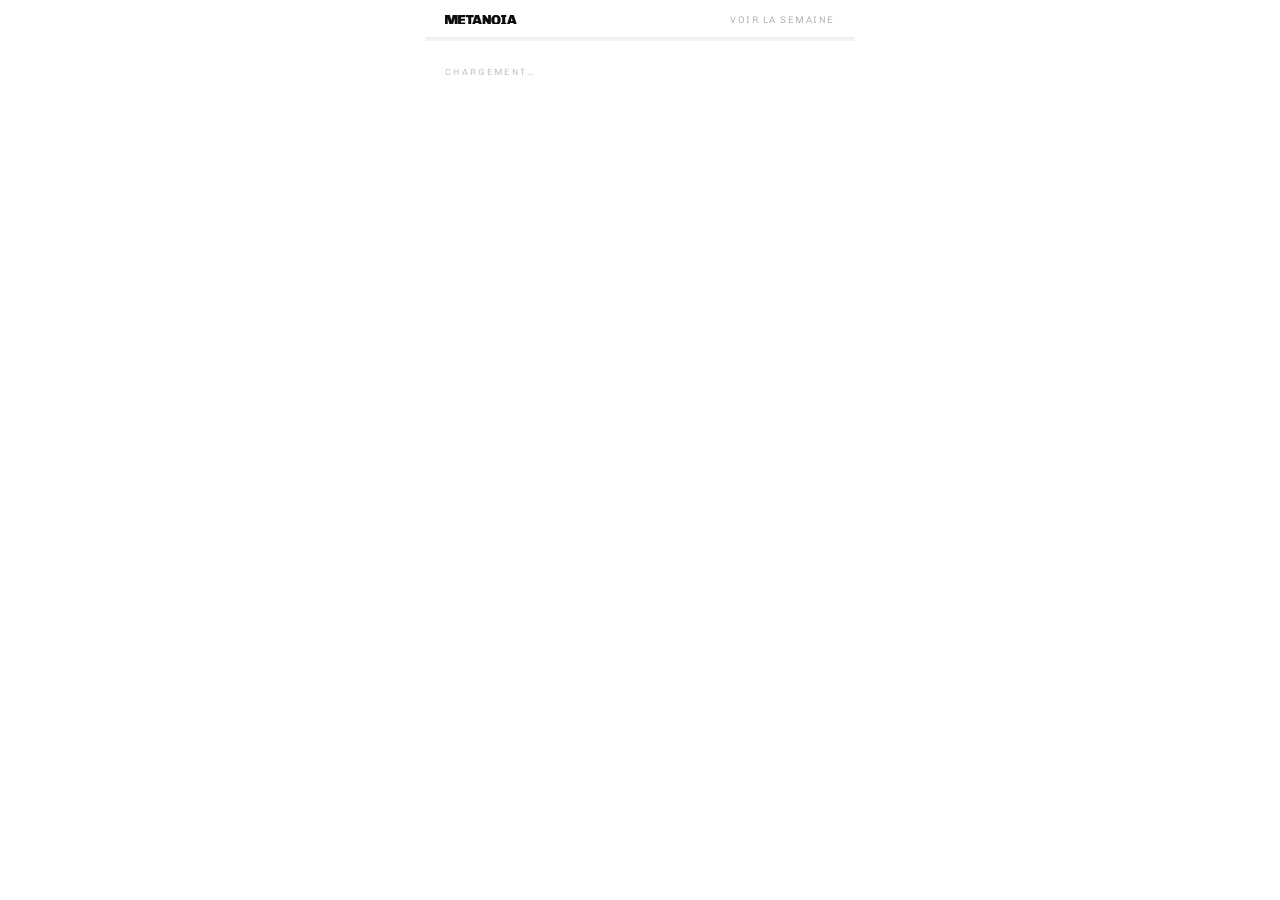
<file: gouts.html>
<!DOCTYPE html>
<html lang="fr">
<head>
<meta charset="utf-8">
<meta name="viewport" content="width=device-width, initial-scale=1.0, maximum-scale=1.0, user-scalable=no, viewport-fit=cover">
<title>Metanoia — Mes goûts</title>
<meta name="robots" content="noindex">
<meta name="theme-color" content="#FFFFFF">
<link rel="preload" href="/polices/chivo-900.woff2" as="font" type="font/woff2" crossorigin>
<link rel="preload" href="/polices/chivo-300.woff2" as="font" type="font/woff2" crossorigin>
<link rel="stylesheet" href="/polices.css?v=1">
<style>
:root{--alim:#C9A227;--alimF:#8A6A12;--vert:#0B7A3E;--ink:#0D0F0E;--piste:#E8EBE9;--sourd:#6B736E;--texte:#454B48;--rouge:#C4452F}
*{margin:0;padding:0;box-sizing:border-box}
body{background:#fff;color:var(--ink);font-family:Chivo,system-ui,sans-serif;max-width:430px;margin:0 auto;
  padding-bottom:40px;user-select:none;-webkit-user-select:none;-webkit-touch-callout:none}
input{user-select:text;-webkit-user-select:text}
.hd{display:flex;align-items:center;gap:10px;padding:max(14px,env(safe-area-inset-top)) 20px 12px;
  border-bottom:1px solid var(--piste)}
.hd .lg{width:72px;color:var(--ink);line-height:0}.hd .lg svg{display:block;width:100%;height:auto}
.hd .q{margin-left:auto;font-weight:300;font-size:9.5px;letter-spacing:.16em;text-transform:uppercase;
  color:#A9B0AC;text-decoration:none}
.jauge{height:3px;background:#F1F4F2}
.jauge i{display:block;height:100%;background:var(--alim);width:0;transition:width .35s ease}
.z{padding:26px 20px 0}
.etape{font-weight:300;font-size:9px;letter-spacing:.26em;text-transform:uppercase;color:#B7BEBA}
h1{font-weight:900;font-size:25px;letter-spacing:-.03em;line-height:1.1;margin:9px 0 6px}
.sous{font-weight:300;font-size:12.5px;color:var(--texte);line-height:1.55;margin-bottom:20px}

.choix{display:grid;gap:8px}
.choix button{display:flex;align-items:center;gap:12px;text-align:left;background:#fff;cursor:pointer;
  border:1.5px solid var(--piste);border-radius:12px;padding:14px 15px;font-family:inherit;width:100%}
.choix button .em{font-size:19px;line-height:1;flex:none}
.choix button b{font-weight:900;font-size:14px;letter-spacing:-.01em;display:block}
.choix button span{font-weight:300;font-size:11px;color:var(--sourd);display:block;margin-top:2px}
.choix button.on{border-color:var(--alim);background:#FDFAF0}
.choix button.on b{color:var(--alimF)}
.choix.grille{grid-template-columns:1fr 1fr}
.choix.grille button{flex-direction:column;align-items:flex-start;gap:5px;padding:13px}

.mesures{display:flex;gap:10px}
.mesures>div{flex:1}
label{display:block;font-weight:900;font-size:10px;letter-spacing:.1em;text-transform:uppercase;
  color:var(--sourd);margin-bottom:5px}
input.ch{width:100%;border:1.5px solid var(--piste);border-radius:9px;padding:12px 13px;
  font-family:inherit;font-weight:700;font-size:16px;color:var(--ink)}
input.ch:focus{outline:0;border-color:var(--ink)}

.pied{display:flex;gap:10px;margin-top:26px}
.btn{flex:1;background:var(--alimF);color:#fff;border:0;border-radius:999px;padding:14px;
  font-family:inherit;font-weight:900;font-size:12px;letter-spacing:.14em;text-transform:uppercase;cursor:pointer}
.btn.ghost{flex:0 0 90px;background:#fff;color:var(--sourd);border:1.5px solid var(--piste)}
.btn:disabled{background:#DDE3DF;color:#9AA19D}
.msg{font-weight:700;font-size:12px;text-align:center;margin-top:14px;min-height:1.3em}
.msg.ok{color:var(--vert)}.msg.ko{color:var(--rouge)}
.fin{text-align:center;padding-top:20px}
.fin .gros{font-weight:900;font-size:44px;letter-spacing:-.045em;line-height:1}
.fin .gros u{text-decoration:none;font-size:.26em;color:var(--alimF);margin-left:3px}
.fin p{font-weight:300;font-size:12.5px;color:var(--texte);line-height:1.6;margin-top:12px}
.recap{text-align:left;background:#FBF9F2;border-radius:13px;padding:15px;margin-top:18px}
.recap .l{display:flex;justify-content:space-between;padding:7px 0;border-bottom:1px solid #F0EDE2;
  font-weight:300;font-size:12px;color:var(--texte)}
.recap .l:last-child{border:0}
.recap .l b{font-weight:900;color:var(--ink);text-align:right;max-width:60%}
</style>
</head>
<body>
<header class="hd">
  <a class="lg" href="index.html" aria-label="Accueil"><svg viewBox="0 0 5.0710 0.6860" aria-hidden="true"><g fill="currentColor"><path transform="translate(-0.05700 0.68600) scale(0.001000 -0.001000)" d="M57 0V686H401L500 320H504L601 686H947V0H737V440H733L613 0H372L253 440H248V0Z"/><path transform="translate(0.86300 0.68600) scale(0.001000 -0.001000)" d="M57 0V686H572L552 526H263V426H541V273H263V160H552L572 0Z"/><path transform="translate(1.45000 0.68600) scale(0.001000 -0.001000)" d="M187 0V521H15V686H571V521H398V0Z"/><path transform="translate(1.90600 0.68600) scale(0.001000 -0.001000)" d="M-5 0 224 686H485L714 0H496L455 122H237L197 0ZM285 267H407L349 475H344Z"/><path transform="translate(2.59300 0.68600) scale(0.001000 -0.001000)" d="M57 0V686H233L410 431L441 372L446 375V686H639V0H459L276 264L255 306L250 304V0Z"/><path transform="translate(3.23100 0.68600) scale(0.001000 -0.001000)" d="M331 -10Q269 -10 214.5 13.5Q160 37 119.0 78.0Q78 119 54.5 173.5Q31 228 31 290V394Q31 456 54.5 510.5Q78 565 119.0 606.0Q160 647 214.5 670.5Q269 694 331 694H387Q449 694 503.5 670.5Q558 647 599.0 606.0Q640 565 663.5 510.5Q687 456 687 394V290Q687 228 663.5 173.5Q640 119 599.0 78.0Q558 37 503.5 13.5Q449 -10 387 -10ZM359 146Q382 146 400.5 154.0Q419 162 433.0 175.5Q447 189 454.5 207.0Q462 225 462 246V438Q462 459 454.5 477.0Q447 495 433.0 509.0Q419 523 400.5 530.5Q382 538 359 538Q337 538 318.0 530.0Q299 522 285.0 508.5Q271 495 263.5 477.0Q256 459 256 438V246Q256 225 263.5 207.0Q271 189 285.0 175.0Q299 161 318.0 153.5Q337 146 359 146Z"/><path transform="translate(3.91200 0.68600) scale(0.001000 -0.001000)" d="M36 0V148H118V538H36V686H410V538H329V148H410V0Z"/><path transform="translate(4.35700 0.68600) scale(0.001000 -0.001000)" d="M-5 0 224 686H485L714 0H496L455 122H237L197 0ZM285 267H407L349 475H344Z"/></g></svg></a>
  <a class="q" href="alimentation.html">Voir la semaine</a>
</header>
<div class="jauge"><i id="jauge"></i></div>
<div class="z" id="z"><p class="etape">Chargement…</p></div>

<script type="module">
import { exigerConnexion, litGouts, ecritGouts } from './config.js?v=20260901g';
import { besoins } from './cuisine.js?v=20260901g';

if (!await exigerConnexion('connexion.html')) throw new Error('non connecté');
const $ = id => document.getElementById(id);

const E = [
 { cle:'regime', titre:'Tu manges comment ?', sous:'La base de tout le reste.', type:'un',
   opts:[['omnivore','🍽️','De tout','Aucune restriction'],
         ['peu-viande','🌱','Peu de viande','Juste ce qu’il faut'],
         ['vegetarien','🥬','Végétarien','Ni viande ni poisson'],
         ['vegetalien','🌾','Végétalien','Aucun produit animal'],
         ['halal','🕌','Halal','Sans porc ni alcool'],
         ['casher','✡️','Casher','']] },

 { cle:'exclusions', titre:'Ce que tu ne veux pas voir', sous:'Coche tout ce qui te dégoûte ou que tu ne digères pas. Ces aliments disparaîtront complètement.', type:'plusieurs',
   opts:[['porc','🥓','Porc',''],['boeuf','🥩','Bœuf',''],['agneau','🐑','Agneau',''],
         ['volaille','🍗','Volaille',''],['poisson','🐟','Poisson',''],['crustaces','🦐','Crustacés',''],
         ['fromage','🧀','Fromage affiné',''],['laitage','🥛','Tous les laitages',''],
         ['oeufs','🥚','Œufs',''],['oleagineux','🥜','Noix, amandes',''],
         ['tofu','⬜','Tofu, soja',''],['gluten','🌾','Gluten',''],
         ['champignons','🍄','Champignons',''],['choux','🥦','Choux, brocoli',''],
         ['aubergine','🍆','Aubergine',''],['courgette','🥒','Courgette',''],
         ['legumineuses','🫘','Toutes légumineuses',''],['poischiches','🧆','Pois chiches',''],
         ['lentilles','🟤','Lentilles',''],['haricots','🫘','Haricots',''],
         ['semoule','🌾','Semoule',''],['oignon','🧅','Oignon, ail',''],
         ['coriandre','🌿','Coriandre',''],['olives','🫒','Olives','']] },

 { cle:'textures', titre:'Les textures qui te rebutent', sous:'Les recettes concernées seront écartées ou adaptées.', type:'plusieurs',
   opts:[['gluant','🥴','Gluant',''],['mou','😐','Trop mou',''],
         ['puree','🥣','Purées, mixé',''],['croquant','🦷','Très croquant',''],
         ['gras','🫗','Gras, huileux',''],['sec','🏜️','Trop sec','']] },

 { cle:'aimes', titre:'Ce que tu adores', sous:'Ces goûts reviendront le plus souvent dans la semaine.', type:'plusieurs',
   opts:[['risotto','🍚','Risotto',''],['pates','🍝','Pâtes',''],['riz','🍙','Riz',''],
         ['tomate','🍅','Tomate',''],['pommedeterre','🥔','Pomme de terre',''],
         ['oeufs','🍳','Œufs',''],['legumineuses','🫘','Légumineuses',''],
         ['volaille','🍗','Volaille',''],['soupe','🍲','Soupes',''],
         ['gratin','🧑‍🍳','Gratins',''],['salade','🥗','Salades',''],
         ['curry','🍛','Currys, mijotés',''],['pain','🥖','Pain',''],
         ['sucre','🍯','Sucré','']] },

 { cle:'cuisines', titre:'Les cuisines qui te parlent', sous:'', type:'plusieurs',
   opts:[['mediterraneenne','🫒','Méditerranéenne',''],['italienne','🇮🇹','Italienne',''],
         ['maghrebine','🌙','Maghrébine',''],['libanaise','🧆','Libanaise',''],
         ['indienne','🍛','Indienne',''],['asiatique','🥢','Asiatique',''],
         ['francaise','🥖','Française',''],['mexicaine','🌮','Mexicaine','']] },

 { cle:'petit_dej', titre:'Le matin, plutôt…', sous:'', type:'un',
   opts:[['sale','🍳','Salé','Œufs, pain, tomates'],
         ['sucre','🥣','Sucré','Porridge, fruits, miel'],
         ['peu-importe','🤷','Peu importe','Les deux me vont'],
         ['rien','☕','Rien','Je ne déjeune pas']] },

 { cle:'epices', titre:'Le goût', sous:'', type:'un',
   opts:[['fade','🌾','Très doux','Presque pas d’épices'],
         ['doux','🧂','Doux','Sel, poivre, herbes'],
         ['parfume','🌿','Parfumé','Cumin, paprika doux, herbes'],
         ['releve','🌶️','Relevé','J’aime que ça pique'],
         ['tresreleve','🔥','Très relevé','Le plus fort possible']] },

 { cle:'midi', titre:'Le midi, tu manges…', sous:'Ça change tout pour les recettes du déjeuner.', type:'un',
   opts:[['boite-froid','🥶','Une boîte, froide','Pas de micro-ondes'],
         ['boite-chaud','♨️','Une boîte, réchauffée','Micro-ondes disponible'],
         ['maison','🏠','Chez moi','Je peux cuisiner'],
         ['dehors','🏪','Dehors','Je prends sur place']] },

 { cle:'temps_cuisine', titre:'Le dimanche, tu as…', sous:'Le temps de préparation en une seule fois.', type:'un',
   opts:[['30min','⚡','30 minutes','Le strict minimum'],
         ['1h','⏱️','1 heure','Recettes très simples'],
         ['2-3h','🕑','2 à 3 heures','Le batch cooking complet'],
         ['4h','🕓','Une demi-journée','Je cuisine beaucoup'],
         ['chaque-soir','🍳','Je cuisine chaque soir','Pas de préparation groupée']] },

 { cle:'materiel', titre:'Ton matériel', sous:'', type:'plusieurs',
   opts:[['four','🔥','Four',''],['poele','🍳','Poêle, casseroles',''],
         ['cocotte','🥘','Cocotte, mijoteuse',''],['mixeur','🌀','Mixeur, blender',''],
         ['riceCooker','🍚','Rice cooker',''],['congelateur','❄️','Congélateur','']] },

 { cle:'repas_libre', titre:'Ton repas libre', sous:'Un repas par semaine sans aucune règle. Il faut le prévoir, sinon il arrive quand même.', type:'un',
   opts:[['dimanche-midi','🍽️','Dimanche midi',''],['samedi-soir','🌙','Samedi soir',''],
         ['vendredi-soir','🎉','Vendredi soir',''],['aucun','🚫','Aucun','Je préfère tout cadrer']] },

 { cle:'budget', titre:'Ton budget courses', sous:'Par semaine, pour toi seul.', type:'un',
   opts:[[35,'💶','35 €','Très serré'],[50,'💶','50 €','Serré mais faisable'],
         [65,'💶','65 €','Confortable'],[85,'💶','85 €','Bio sur presque tout'],
         [110,'💶','110 € et plus','Aucune contrainte']] },

 { cle:'bio', titre:'Le bio', sous:'', type:'un',
   opts:[['partout','🌿','Partout où c’est possible',''],
         ['malin','🎯','Là où ça vaut le coup','Sur le sec et les légumes'],
         ['peu-importe','🤷','Peu importe','Le prix d’abord']] },

 { cle:'mesures', titre:'Tes mesures', sous:'Pour calculer combien tu dois manger.', type:'mesures' }
];

let g = await litGouts() || {};
let i = 0;
const v = {
  regime: g.regime || 'peu-viande',
  exclusions: g.exclusions || [],
  textures: g.textures || [],
  aimes: g.aimes || [],
  cuisines: g.cuisines || [],
  petit_dej: g.petit_dej || 'sale',
  epices: g.epices || 'parfume',
  midi: g.midi || 'boite-froid',
  temps_cuisine: g.temps_cuisine || '2-3h',
  materiel: g.materiel || ['four','poele'],
  repas_libre: g.repas_libre || 'dimanche-midi',
  budget: g.budget || 60,
  bio: g.bio || 'malin',
  poids_kg: g.poids_kg || '',
  taille_cm: g.taille_cm || ''
};

function rendre() {
  $('jauge').style.width = (i / E.length * 100) + '%';
  if (i >= E.length) return fin();
  const e = E[i];
  let corps;
  if (e.type === 'mesures') {
    corps = `<div class="mesures">
      <div><label for="p">Poids</label><input class="ch" id="p" type="number" step="0.5" placeholder="69" value="${v.poids_kg}"></div>
      <div><label for="t">Taille</label><input class="ch" id="t" type="number" placeholder="186" value="${v.taille_cm}"></div>
    </div><p class="sous" style="margin-top:9px">Kilogrammes et centimètres.</p>`;
  } else {
    const sel = x => e.type === 'plusieurs' ? v[e.cle].includes(x) : v[e.cle] == x;
    corps = `<div class="choix ${e.opts.length > 5 ? 'grille' : ''}">
      ${e.opts.map(([val, em, nom, d]) => `<button data-v="${val}" class="${sel(val) ? 'on' : ''}">
        <span class="em">${em}</span><span><b>${nom}</b>${d ? `<span>${d}</span>` : ''}</span></button>`).join('')}
    </div>`;
  }
  $('z').innerHTML = `<p class="etape">Étape ${i + 1} sur ${E.length}</p>
    <h1>${e.titre}</h1>${e.sous ? `<p class="sous">${e.sous}</p>` : '<div style="height:8px"></div>'}
    ${corps}
    <div class="pied">
      ${i ? '<button class="btn ghost" id="prec">Retour</button>' : ''}
      <button class="btn" id="suiv">${i === E.length - 1 ? 'Terminer' : 'Suivant'}</button>
    </div><p class="msg" id="msg"></p>`;

  document.querySelectorAll('.choix button').forEach(b => b.addEventListener('click', () => {
    const val = isNaN(b.dataset.v) ? b.dataset.v : Number(b.dataset.v);
    if (e.type === 'plusieurs') {
      const k = v[e.cle].indexOf(b.dataset.v);
      if (k > -1) v[e.cle].splice(k, 1); else v[e.cle].push(b.dataset.v);
      b.classList.toggle('on');
    } else {
      v[e.cle] = val;
      document.querySelectorAll('.choix button').forEach(x => x.classList.remove('on'));
      b.classList.add('on');
    }
  }));
  if ($('prec')) $('prec').addEventListener('click', () => { i--; rendre(); });
  $('suiv').addEventListener('click', async () => {
    if (e.type === 'mesures') {
      v.poids_kg = Number($('p').value) || null;
      v.taille_cm = Number($('t').value) || null;
      if (!v.poids_kg || !v.taille_cm) { $('msg').className='msg ko'; $('msg').textContent='Il me faut les deux.'; return; }
    }
    i++; rendre();
  });
}

async function fin() {
  $('jauge').style.width = '100%';
  const b = besoins(v, 45);
  const NOMS = { omnivore:'De tout','peu-viande':'Peu de viande',vegetarien:'Végétarien',
    vegetalien:'Végétalien',halal:'Halal',casher:'Casher',
    sale:'Salé',sucre:'Sucré','peu-importe':'Peu importe',rien:'Rien',
    fade:'Très doux',doux:'Doux',parfume:'Parfumé',releve:'Relevé',tresreleve:'Très relevé',
    '30min':'30 minutes','1h':'1 heure','2-3h':'2 à 3 heures','4h':'Une demi-journée','chaque-soir':'Chaque soir',
    'boite-froid':'Boîte froide','boite-chaud':'Boîte réchauffée',maison:'Chez moi',dehors:'Dehors',
    'dimanche-midi':'Dimanche midi','samedi-soir':'Samedi soir','vendredi-soir':'Vendredi soir',aucun:'Aucun',
    partout:'Partout',malin:'Là où ça vaut le coup' };
  const liste = a => a && a.length ? a.join(', ') : '—';
  $('z').innerHTML = `<div class="fin">
    <p class="etape">Ton besoin quotidien</p>
    <div class="gros">${b.kcal.toLocaleString('fr-FR')}<u>kcal</u></div>
    <p>${b.proteines} g de protéines, ${b.glucides} g de glucides, ${b.lipides} g de lipides.
       Calculé sur ${v.poids_kg} kg, ${v.taille_cm} cm, un métier physique et 45 km de course par semaine.</p>
    <div class="recap">
      <div class="l"><span>Régime</span><b>${NOMS[v.regime]}</b></div>
      <div class="l"><span>Exclusions</span><b>${v.exclusions.length ? v.exclusions.join(', ') : 'aucune'}</b></div>
      <div class="l"><span>Textures évitées</span><b>${liste(v.textures)}</b></div>
      <div class="l"><span>Préférences</span><b>${liste(v.aimes)}</b></div>
      <div class="l"><span>Cuisines</span><b>${liste(v.cuisines)}</b></div>
      <div class="l"><span>Le matin</span><b>${NOMS[v.petit_dej]}</b></div>
      <div class="l"><span>Le goût</span><b>${NOMS[v.epices]}</b></div>
      <div class="l"><span>Le midi</span><b>${NOMS[v.midi]}</b></div>
      <div class="l"><span>Dimanche</span><b>${NOMS[v.temps_cuisine]}</b></div>
      <div class="l"><span>Matériel</span><b>${liste(v.materiel)}</b></div>
      <div class="l"><span>Repas libre</span><b>${NOMS[v.repas_libre]}</b></div>
      <div class="l"><span>Budget</span><b>${v.budget} € par semaine</b></div>
      <div class="l"><span>Bio</span><b>${NOMS[v.bio]}</b></div>
    </div>
    <div class="pied">
      <button class="btn ghost" id="prec">Retour</button>
      <button class="btn" id="save">Enregistrer</button>
    </div><p class="msg" id="msg"></p></div>`;
  $('prec').addEventListener('click', () => { i = E.length - 1; rendre(); });
  $('save').addEventListener('click', async () => {
    $('save').disabled = true; $('msg').className='msg'; $('msg').textContent='Enregistrement…';
    try {
      await ecritGouts({ id:1, ...v, maj:new Date().toISOString() });
      $('msg').className='msg ok'; $('msg').textContent='Enregistré. La semaine se régénère.';
      setTimeout(() => location.href = 'alimentation.html', 1000);
    } catch (err) { $('msg').className='msg ko'; $('msg').textContent='Erreur : ' + err.message; $('save').disabled = false; }
  });
}

rendre();
</script>
<script>
['copy','cut','contextmenu','dragstart','selectstart'].forEach(ev =>
  document.addEventListener(ev, e => { if (!e.target.closest('input')) e.preventDefault(); }));
['gesturestart','gesturechange','gestureend'].forEach(ev =>
  document.addEventListener(ev, e => e.preventDefault(), { passive:false }));
</script>
</body>
</html>
</file>
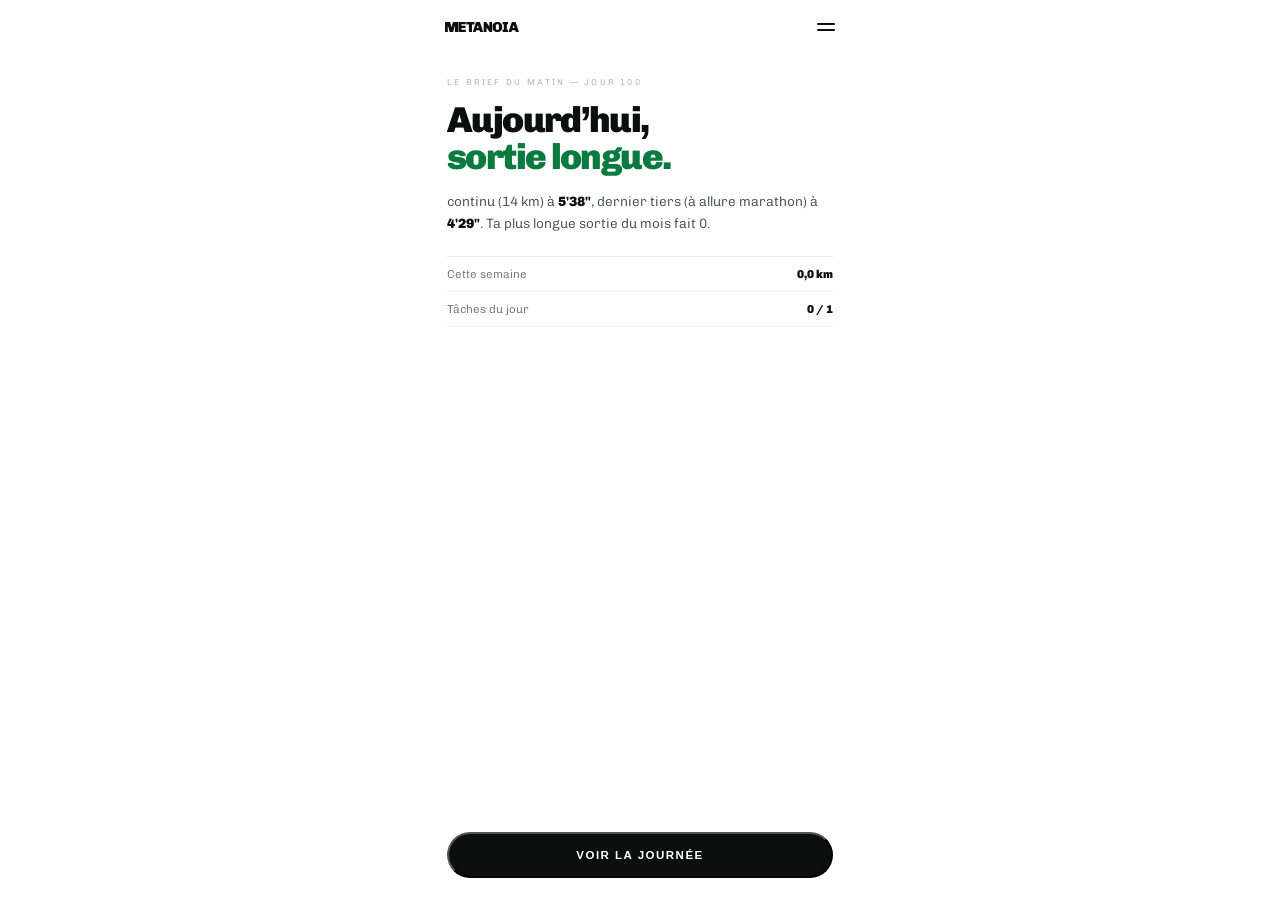
<file: jour.html>
<!DOCTYPE html>
<html lang="fr">
<head>
<meta charset="utf-8">
<meta name="viewport" content="width=device-width, initial-scale=1.0, maximum-scale=1.0, user-scalable=no, viewport-fit=cover">
<title>Metanoia — Le brief du matin</title>
<meta name="description" content="Le programme du jour du projet Metanoia.">
<meta name="theme-color" content="#FFFFFF">
<link rel="preconnect" href="https://mfbrnmhtoqqklmywclxt.supabase.co" crossorigin>
<link rel="preload" href="/polices/chivo-900.woff2" as="font" type="font/woff2" crossorigin>
<link rel="preload" href="/polices/chivo-300.woff2" as="font" type="font/woff2" crossorigin>
<link rel="stylesheet" href="/polices.css?v=1">
<style>
:root{--vert:#0B7A3E;--vif:#12B85F;--alim:#C9A227;--som:#4C6FA5;--lec:#8258DD;--arg:#2E8B8B;
  --mus:#C0504F;--cul:#3F7C9C;--tra:#5C5470;
  --ink:#0D0F0E;--piste:#E8EBE9;--sourd:#6B736E;--texte:#454B48;--rouge:#C4452F}
*{margin:0;padding:0;box-sizing:border-box}
body{background:#fff;color:var(--ink);font-family:Chivo,system-ui,sans-serif;max-width:430px;margin:0 auto;
  min-height:100svh;display:flex;flex-direction:column;
  -webkit-font-smoothing:antialiased;user-select:none;-webkit-user-select:none;
  -webkit-touch-callout:none;touch-action:pan-y;-webkit-tap-highlight-color:transparent}
a{color:inherit;text-decoration:none}

.hd{display:flex;align-items:center;padding:max(14px,env(safe-area-inset-top)) 20px 11px}
.hd .lg{width:74px;color:var(--ink);line-height:0}
.hd .lg svg{display:block;width:100%;height:auto}
.hd .menu{margin-left:auto;background:none;border:0;cursor:pointer;display:grid;gap:4px;padding:9px;margin-right:-9px}
.hd .menu i{display:block;width:18px;height:2px;background:var(--ink);border-radius:2px}

.z{flex:1;display:flex;flex-direction:column;justify-content:space-between;
  padding:26px 22px max(22px,env(safe-area-inset-bottom));gap:22px}
.k{font-weight:300;font-size:8.5px;letter-spacing:.26em;text-transform:uppercase;color:#A9B0AC}
.gros{font-weight:900;font-size:clamp(28px,8.6vw,36px);letter-spacing:-.045em;line-height:1.04;margin-top:14px}
.gros em{font-style:normal;color:var(--vert)}
.det{font-weight:300;font-size:13.5px;color:var(--texte);line-height:1.65;margin-top:14px}
.det b{font-weight:900;color:var(--ink)}

.lignes{border-top:1px solid var(--piste);margin-top:22px}
.lignes .l{display:flex;align-items:baseline;justify-content:space-between;gap:12px;
  padding:10px 0;border-bottom:1px solid #F4F6F5;font-weight:300;font-size:11.5px;color:var(--sourd)}
.lignes .l b{font-weight:900;color:var(--ink);text-align:right}

.go{display:block;background:var(--ink);color:#fff;border-radius:999px;padding:15px;text-align:center;
  font-weight:900;font-size:11.5px;letter-spacing:.13em;text-transform:uppercase;
  transition:filter .2s}
.go:hover{filter:brightness(1.35)}
.go:focus-visible{outline:3px solid var(--vert);outline-offset:3px}

/* la journée, dépliée sous le brief */
.journee{margin-top:4px}
.journee .t{display:flex;align-items:baseline;justify-content:space-between;margin-bottom:9px}
.journee .t b{font-weight:900;font-size:10px;letter-spacing:.18em;text-transform:uppercase}
.journee .t em{font-style:normal;font-weight:900;font-size:11px;color:var(--sourd)}
.journee .l{display:flex;align-items:center;gap:11px;padding:11px 0 11px 12px;border-left:3px solid;
  border-bottom:1px solid #F4F6F5;cursor:pointer}
.journee .l .c b{display:block;font-weight:900;font-size:13.5px;letter-spacing:-.015em;line-height:1.2}
.journee .l .c span{display:block;font-weight:300;font-size:10.5px;color:var(--sourd);margin-top:2px;line-height:1.4}
.journee .l .cb{margin-left:auto;width:22px;height:22px;border-radius:7px;border:2px solid #DDE3E0;flex:none;
  position:relative;transition:background .18s,border-color .18s}
.journee .l.ok .cb{background:var(--vif);border-color:var(--vif)}
.journee .l.ok .cb::after{content:"✓";position:absolute;inset:0;display:grid;place-items:center;
  color:#fff;font-size:12px;font-weight:900}
.journee .l.ok .c b{color:#C0C7C3;text-decoration:line-through}
.journee .l.ok .c span{color:#D3D9D6}
.replier{width:100%;background:none;border:0;font-family:inherit;cursor:pointer;
  font-weight:300;font-size:10px;letter-spacing:.16em;text-transform:uppercase;color:#B7BEBA;padding:14px 0 4px}

.fini{background:#F3FAF6;border-radius:14px;padding:15px;margin-top:14px;text-align:center}
.fini b{display:block;font-weight:900;font-size:14px;color:var(--vert)}
.fini span{display:block;font-weight:300;font-size:11.5px;color:var(--texte);margin-top:4px;line-height:1.5}
.err{font-weight:700;font-size:11.5px;color:var(--rouge);text-align:center;min-height:1.2em}
.cache{display:none}
</style>
</head>
<body>
<header class="hd">
  <a class="lg" href="metanoia.html" aria-label="Vue d'ensemble"><svg viewBox="0 0 5.0710 0.6860" aria-hidden="true"><g fill="currentColor"><path transform="translate(-0.05700 0.68600) scale(0.001000 -0.001000)" d="M57 0V686H401L500 320H504L601 686H947V0H737V440H733L613 0H372L253 440H248V0Z"/><path transform="translate(0.86300 0.68600) scale(0.001000 -0.001000)" d="M57 0V686H572L552 526H263V426H541V273H263V160H552L572 0Z"/><path transform="translate(1.45000 0.68600) scale(0.001000 -0.001000)" d="M187 0V521H15V686H571V521H398V0Z"/><path transform="translate(1.90600 0.68600) scale(0.001000 -0.001000)" d="M-5 0 224 686H485L714 0H496L455 122H237L197 0ZM285 267H407L349 475H344Z"/><path transform="translate(2.59300 0.68600) scale(0.001000 -0.001000)" d="M57 0V686H233L410 431L441 372L446 375V686H639V0H459L276 264L255 306L250 304V0Z"/><path transform="translate(3.23100 0.68600) scale(0.001000 -0.001000)" d="M331 -10Q269 -10 214.5 13.5Q160 37 119.0 78.0Q78 119 54.5 173.5Q31 228 31 290V394Q31 456 54.5 510.5Q78 565 119.0 606.0Q160 647 214.5 670.5Q269 694 331 694H387Q449 694 503.5 670.5Q558 647 599.0 606.0Q640 565 663.5 510.5Q687 456 687 394V290Q687 228 663.5 173.5Q640 119 599.0 78.0Q558 37 503.5 13.5Q449 -10 387 -10ZM359 146Q382 146 400.5 154.0Q419 162 433.0 175.5Q447 189 454.5 207.0Q462 225 462 246V438Q462 459 454.5 477.0Q447 495 433.0 509.0Q419 523 400.5 530.5Q382 538 359 538Q337 538 318.0 530.0Q299 522 285.0 508.5Q271 495 263.5 477.0Q256 459 256 438V246Q256 225 263.5 207.0Q271 189 285.0 175.0Q299 161 318.0 153.5Q337 146 359 146Z"/><path transform="translate(3.91200 0.68600) scale(0.001000 -0.001000)" d="M36 0V148H118V538H36V686H410V538H329V148H410V0Z"/><path transform="translate(4.35700 0.68600) scale(0.001000 -0.001000)" d="M-5 0 224 686H485L714 0H496L455 122H237L197 0ZM285 267H407L349 475H344Z"/></g></svg></a>
  <button class="menu" id="ouvrirMenu" aria-label="Ouvrir le menu"><i></i><i></i></button>
</header>

<div class="z" id="z"><p class="k">Chargement…</p></div>

<script type="module">
import { list, litRegles, litGouts, listTaches, bascule, projetActif, listJournal }
  from './config.js?v=20260903b';
import { vdot, recommandation, fmtAllure } from './moteur.js?v=20260903b';
import { genererSemaine } from './cuisine.js?v=20260903b';

const $ = id => document.getElementById(id);
const z = $('z');
const auj = new Date();
const iso = d => `${d.getFullYear()}-${String(d.getMonth()+1).padStart(2,'0')}-${String(d.getDate()).padStart(2,'0')}`;
const AUJ = iso(auj);
const COUL = { sport:'var(--sport)', alim:'var(--alimF)', sommeil:'var(--som)', lecture:'var(--lec)', argent:'var(--arg)' };

function heure(t) { return (t || '').slice(0,5).replace(':', ' h '); }

try {
  const [seances, regles, gouts, faites, projet, journal] = await Promise.all([
    list().catch(() => []), litRegles(), litGouts(),
    listTaches(AUJ).catch(() => []), projetActif().catch(() => null),
    listJournal().catch(() => [])
  ]);

  const v = projet ? vdot(projet.ref_distance_m, projet.ref_chrono_s) : 50;
  const r = recommandation(seances, v, auj, journal);

  // les repas du jour, dans la même trame que la page Alimentation
  const TRAME = [
    { seance:'Repos', intensite:'repos' }, { seance:'Endurance', intensite:'souple' },
    { seance:'Seuil', intensite:'dure' },  { seance:'Renfo', intensite:'souple' },
    { seance:'Endurance', intensite:'souple' }, { seance:'Sortie longue', intensite:'dure' },
    { seance:'Repos', intensite:'repos' }
  ];
  const JOURS = ['Lundi','Mardi','Mercredi','Jeudi','Vendredi','Samedi','Dimanche'];
  const idx = (auj.getDay() + 6) % 7;
  let repas = null;
  if (gouts) {
    const sem = genererSemaine(gouts, JOURS.map((nom, k) => ({ nom, ...TRAME[k] })));
    repas = sem[idx];
  }

  // construction des tâches
  const T = [];
  if (repas?.matin) T.push(['petitdej','alim','Petit-déjeuner', repas.matin.nom]);
  if (regles?.euros_jour) T.push(['argent','argent',
    `Mettre ${Number(regles.euros_jour).toFixed(0)} € de côté`,
    regles.objectif_argent || `${(Number(regles.euros_jour)*30).toFixed(0)} € par mois`]);
  if (repas?.midi) T.push(['dejeuner','alim','Déjeuner', repas.midi.nom]);

  if (r.titre.toLowerCase().includes('repos')) {
    T.push(['sport','sport','Repos', r.pourquoi.split('.')[0] + '.']);
  } else {
    const blocs = (r.blocs || []).map(b => `${b.nom} ${b.detail ? '(' + b.detail + ')' : ''} à ${fmtAllure(b.secondesParKm)}`);
    T.push(['sport','sport', r.titre, blocs.length ? blocs.join(' · ') : `environ ${r.km} km`]);
  }

  if (repas?.soir) T.push(['diner','alim','Dîner', repas.soir.nom]);
  if (regles?.pages_jour) T.push(['lecture','lecture',
    `Lire ${regles.pages_jour} pages`,
    regles.livre ? `${regles.livre}${regles.page_actuelle ? ' — page ' + regles.page_actuelle : ''}` : 'Livre en cours']);
  if (regles?.coucher) T.push(['sommeil','sommeil',
    `Extinction ${heure(regles.coucher)}`,
    `Lever ${heure(regles.lever)} — ${heuresDeSommeil(regles)} de sommeil`]);

  function heuresDeSommeil(rg) {
    const [hc, mc] = rg.coucher.split(':').map(Number);
    const [hl, ml] = rg.lever.split(':').map(Number);
    let m = (hl*60 + ml) - (hc*60 + mc); if (m <= 0) m += 1440;
    return `${Math.floor(m/60)} h${m%60 ? ' ' + String(m%60).padStart(2,'0') : ''}`;
  }

  const etat = Object.fromEntries(faites.map(f => [f.cle, f.fait]));
  const rendu = () => {
    const n = T.filter(t => etat[t[0]]).length;
    $('compte').textContent = `${n} / ${T.length}`;
    $('compte2').textContent = `${n} sur ${T.length}`;
    $('fini').style.display = n === T.length ? 'block' : 'none';
  };

  const forme = r.forme || { score: null };
  const km7 = (seances || []).filter(s => (auj - new Date(s.date + 'T00:00:00')) / 864e5 <= 7)
                             .reduce((t, x) => t + Number(x.distance_km || 0), 0);
  const jourNum = Math.max(1, Math.floor((auj - new Date('2026-08-28T00:00:00')) / 864e5) + 1);

  // la phrase du brief découle de la séance du jour
  const sport = T.find(t => t[1] === 'sport');
  const repos = /repos/i.test(r.titre);
  const phrase = repos
    ? `Aujourd’hui,<br><em>tu ne cours pas.</em>`
    : `Aujourd’hui,<br><em>${r.titre.toLowerCase()}.</em>`;
  const explication = repos
    ? r.pourquoi
    : (r.blocs || []).length
      ? `${(r.blocs || []).map(b => `${b.nom.toLowerCase()} ${b.detail ? '(' + b.detail + ')' : ''} à <b>${fmtAllure(b.secondesParKm)}</b>`).join(', ')}. ${r.pourquoi.split('.')[0]}.`
      : r.pourquoi;

  z.innerHTML = `
    <div>
      <p class="k">Le brief du matin — jour ${jourNum}</p>
      <p class="gros">${phrase}</p>
      <p class="det">${explication}</p>

      <div class="lignes">
        ${forme.score !== null ? `<div class="l"><span>Fraîcheur</span><b>${forme.score} %</b></div>` : ''}
        <div class="l"><span>Cette semaine</span><b>${km7.toFixed(1).replace('.', ',')} km</b></div>
        ${repas?.midi ? `<div class="l"><span>Au frigo ce midi</span><b>${repas.midi.nom}</b></div>` : ''}
        ${regles?.coucher ? `<div class="l"><span>Extinction</span><b>${heure(regles.coucher)}</b></div>` : ''}
        <div class="l"><span>Tâches du jour</span><b id="compte">0 / ${T.length}</b></div>
      </div>

      <div class="journee cache" id="journee">
        <div class="t"><b>La journée</b><em id="compte2"></em></div>
        ${T.map(([cle, pil, titre, detail]) => `
          <div class="l" data-cle="${cle}" data-pil="${pil}" style="border-left-color:${COUL[pil]}">
            <div class="c"><b>${titre}</b><span>${detail || ''}</span></div>
            <span class="cb"></span></div>`).join('')}
        <div class="fini" id="fini" style="display:none">
          <b>Journée complète.</b>
          <span>Les huit piliers sont cochés. Celles-là sont rares, et ce sont elles qui construisent la décennie.</span>
        </div>
        <button class="replier" id="replier">Replier</button>
      </div>
      <p class="err" id="err"></p>
    </div>

    <button class="go" id="voir">Voir la journée</button>`;


  rendu();

  // le brief se déplie sur la journée complète
  const j = $('journee'), bouton = $('voir');
  bouton.addEventListener('click', () => {
    j.classList.remove('cache');
    bouton.style.display = 'none';
    j.scrollIntoView({ behavior: 'smooth', block: 'nearest' });
  });
  $('replier').addEventListener('click', () => {
    j.classList.add('cache'); bouton.style.display = 'block';
    window.scrollTo({ top: 0, behavior: 'smooth' });
  });

  document.querySelectorAll('.journee .l').forEach(el => el.addEventListener('click', async () => {
    const cle = el.dataset.cle, pil = el.dataset.pil;
    const t = T.find(x => x[0] === cle);
    const nouveau = !etat[cle];
    etat[cle] = nouveau;
    el.classList.toggle('ok', nouveau);
    rendu();
    try { await bascule(AUJ, cle, pil, t[2], t[3], nouveau); }
    catch (e) {
      etat[cle] = !nouveau; el.classList.toggle('ok', !nouveau); rendu();
      $('err').textContent = 'Non enregistré : ' + (e.message.includes('row-level')
        ? 'connecte-toi pour cocher.' : e.message);
    }
  }));

} catch (e) {
  z.innerHTML = '<p class="k" style="color:#C4452F">Erreur : ' + e.message + '</p>';
}
</script>

<script>
['copy','cut','contextmenu','dragstart','selectstart'].forEach(ev =>
  document.addEventListener(ev, e => { if (!e.target.closest('input,textarea')) e.preventDefault(); }));
['gesturestart','gesturechange','gestureend'].forEach(ev =>
  document.addEventListener(ev, e => e.preventDefault(), { passive:false }));
document.addEventListener('touchmove', e => { if (e.touches.length > 1) e.preventDefault(); }, { passive:false });
</script>
</body>
</html>
</file>
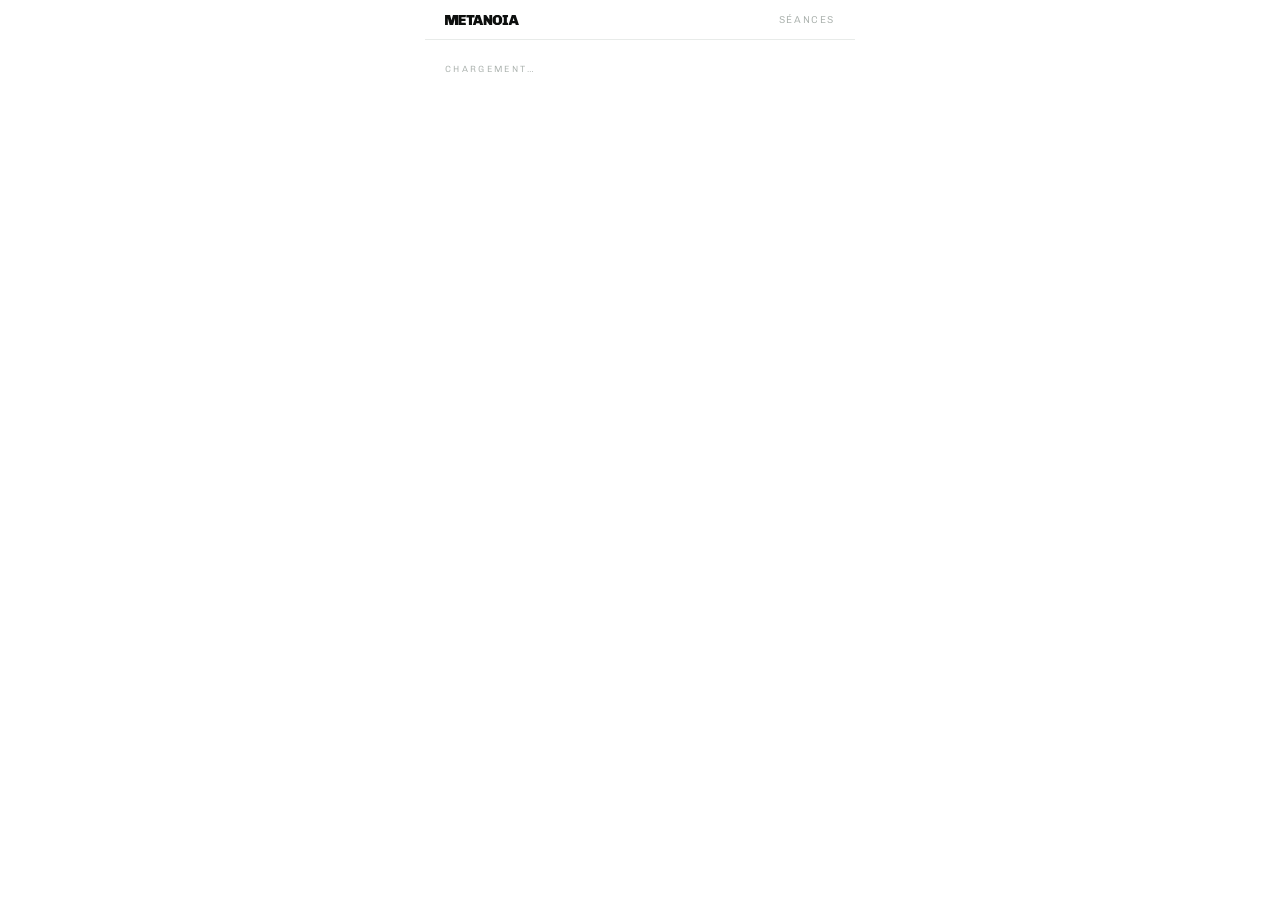
<file: journal.html>
<!DOCTYPE html>
<html lang="fr">
<head>
<meta charset="utf-8">
<meta name="viewport" content="width=device-width, initial-scale=1.0, maximum-scale=1.0, user-scalable=no, viewport-fit=cover">
<title>Metanoia — Journal du jour</title>
<meta name="robots" content="noindex">
<meta name="theme-color" content="#FFFFFF">
<link rel="preload" href="/polices/chivo-900.woff2" as="font" type="font/woff2" crossorigin>
<link rel="preload" href="/polices/chivo-300.woff2" as="font" type="font/woff2" crossorigin>
<link rel="stylesheet" href="/polices.css?v=1">
<style>
:root{--vert:#0B7A3E;--vif:#12B85F;--ink:#0D0F0E;--piste:#E8EBE9;--sourd:#6B736E;--texte:#454B48;--rouge:#C4452F}
*{margin:0;padding:0;box-sizing:border-box}
body{background:#fff;color:var(--ink);font-family:Chivo,system-ui,sans-serif;max-width:430px;margin:0 auto;
  padding-bottom:50px;user-select:none;-webkit-user-select:none;-webkit-touch-callout:none}
input,textarea{user-select:text;-webkit-user-select:text}
.hd{display:flex;align-items:center;gap:10px;padding:max(14px,env(safe-area-inset-top)) 20px 13px;
  border-bottom:1px solid var(--piste)}
.hd .lg{width:74px;color:var(--ink);line-height:0}.hd .lg svg{display:block;width:100%;height:auto}
.hd .q{margin-left:auto;font-weight:300;font-size:10px;letter-spacing:.16em;text-transform:uppercase;
  color:#A9B0AC;text-decoration:none}
.z{padding:24px 20px 0}
.k{font-weight:300;font-size:9px;letter-spacing:.26em;text-transform:uppercase;color:#A9B0AC}
h1{font-weight:900;font-size:26px;letter-spacing:-.03em;margin:8px 0 4px}
.intro{font-weight:300;font-size:12.5px;color:var(--texte);line-height:1.6;margin-bottom:22px}

.champ{margin-bottom:20px}
label{display:block;font-weight:900;font-size:11px;letter-spacing:.1em;margin-bottom:3px}
.aide{font-weight:300;font-size:10.5px;color:#A9B0AC;margin-bottom:9px}
.ech{display:flex;gap:6px}
.ech button{flex:1;border:1.5px solid var(--piste);background:#fff;border-radius:9px;padding:12px 0;
  font-family:inherit;font-weight:900;font-size:15px;color:#B7BEBA;cursor:pointer}
.ech button.on{border-color:var(--ink);background:var(--ink);color:#fff}
.ech .lb{display:flex;justify-content:space-between;margin-top:5px}
.duo{display:flex;gap:10px}.duo>div{flex:1}
input.ch,textarea.ch{width:100%;border:1.5px solid var(--piste);border-radius:9px;padding:12px 13px;
  font-family:inherit;font-weight:700;font-size:15px;color:var(--ink);background:#fff}
textarea.ch{font-weight:300;font-size:13.5px;min-height:70px;resize:vertical}
input.ch:focus,textarea.ch:focus{outline:0;border-color:var(--ink)}
.bornes{display:flex;justify-content:space-between;margin-top:5px;font-weight:300;font-size:9px;
  letter-spacing:.12em;text-transform:uppercase;color:#B7BEBA}

.res{background:#F4F7F5;border-radius:14px;padding:16px;margin:22px 0}
.res .h{display:flex;align-items:baseline;justify-content:space-between;margin-bottom:10px}
.res .h b{font-weight:900;font-size:11px;letter-spacing:.14em;text-transform:uppercase}
.res .h em{font-style:normal;font-weight:900;font-size:26px;letter-spacing:-.03em}
.res .rail{height:8px;background:#E4E9E6;border-radius:5px;overflow:hidden}
.res .rail i{display:block;height:100%;border-radius:5px;transition:width .3s,background .3s}
.res .et{font-weight:900;font-size:11px;letter-spacing:.14em;text-transform:uppercase;margin-top:10px}
.res p{font-weight:300;font-size:12px;color:var(--texte);line-height:1.55;margin-top:6px}

.cta{display:block;width:100%;background:var(--vert);color:#fff;border:0;border-radius:999px;padding:15px;
  font-family:inherit;font-weight:900;font-size:12.5px;letter-spacing:.14em;text-transform:uppercase;cursor:pointer}
.cta[disabled]{background:#DDE3DF;color:#9AA19D}
.msg{font-weight:700;font-size:12px;text-align:center;margin-top:12px;min-height:1.3em}
.msg.ok{color:var(--vert)}.msg.ko{color:var(--rouge)}
.note{font-weight:300;font-size:10px;color:#A9B0AC;line-height:1.6;text-align:center;margin-top:16px}
</style>
</head>
<body>
<header class="hd">
  <a class="lg" href="index.html" aria-label="Accueil"><svg viewBox="0 0 5.0710 0.6860" aria-hidden="true"><g fill="currentColor"><path transform="translate(-0.05700 0.68600) scale(0.001000 -0.001000)" d="M57 0V686H401L500 320H504L601 686H947V0H737V440H733L613 0H372L253 440H248V0Z"/><path transform="translate(0.86300 0.68600) scale(0.001000 -0.001000)" d="M57 0V686H572L552 526H263V426H541V273H263V160H552L572 0Z"/><path transform="translate(1.45000 0.68600) scale(0.001000 -0.001000)" d="M187 0V521H15V686H571V521H398V0Z"/><path transform="translate(1.90600 0.68600) scale(0.001000 -0.001000)" d="M-5 0 224 686H485L714 0H496L455 122H237L197 0ZM285 267H407L349 475H344Z"/><path transform="translate(2.59300 0.68600) scale(0.001000 -0.001000)" d="M57 0V686H233L410 431L441 372L446 375V686H639V0H459L276 264L255 306L250 304V0Z"/><path transform="translate(3.23100 0.68600) scale(0.001000 -0.001000)" d="M331 -10Q269 -10 214.5 13.5Q160 37 119.0 78.0Q78 119 54.5 173.5Q31 228 31 290V394Q31 456 54.5 510.5Q78 565 119.0 606.0Q160 647 214.5 670.5Q269 694 331 694H387Q449 694 503.5 670.5Q558 647 599.0 606.0Q640 565 663.5 510.5Q687 456 687 394V290Q687 228 663.5 173.5Q640 119 599.0 78.0Q558 37 503.5 13.5Q449 -10 387 -10ZM359 146Q382 146 400.5 154.0Q419 162 433.0 175.5Q447 189 454.5 207.0Q462 225 462 246V438Q462 459 454.5 477.0Q447 495 433.0 509.0Q419 523 400.5 530.5Q382 538 359 538Q337 538 318.0 530.0Q299 522 285.0 508.5Q271 495 263.5 477.0Q256 459 256 438V246Q256 225 263.5 207.0Q271 189 285.0 175.0Q299 161 318.0 153.5Q337 146 359 146Z"/><path transform="translate(3.91200 0.68600) scale(0.001000 -0.001000)" d="M36 0V148H118V538H36V686H410V538H329V148H410V0Z"/><path transform="translate(4.35700 0.68600) scale(0.001000 -0.001000)" d="M-5 0 224 686H485L714 0H496L455 122H237L197 0ZM285 267H407L349 475H344Z"/></g></svg></a>
  <a class="q" href="admin.html">Séances</a>
</header>

<div class="z" id="z"><p class="k">Chargement…</p></div>

<script type="module">
import { exigerConnexion, listJournal, upsertJournal, journalDuJour } from './config.js?v=20260831f';
import { etatForme, ETATS } from './moteur.js?v=20260831f';

if (!await exigerConnexion('connexion.html')) throw new Error('non connecté');

const $ = id => document.getElementById(id);
const auj = new Date();
const iso = d => `${d.getFullYear()}-${String(d.getMonth()+1).padStart(2,'0')}-${String(d.getDate()).padStart(2,'0')}`;
const AUJ = iso(auj);

const ECHELLES = [
  ['fatigue','Fatigue','1 = frais comme au réveil d\u2019un jour off · 5 = vidé', ['Frais','','','','Vidé']],
  ['courbatures','Courbatures','1 = aucune · 5 = chaque marche fait mal', ['Aucune','','','','Très fort']],
  ['sommeil_q','Qualité du sommeil','1 = nuit hachée · 5 = sommeil profond', ['Mauvaise','','','','Excellente']],
  ['motivation','Envie de courir','1 = aucune envie · 5 = impatient', ['Aucune','','','','Impatient']]
];

const V = { fatigue:null, courbatures:null, sommeil_q:null, motivation:null };
let journal = await listJournal(60);
const deja = await journalDuJour(AUJ);
if (deja) for (const c of Object.keys(V)) V[c] = deja[c] ?? null;

$('z').innerHTML = `
  <p class="k">Journal du jour</p>
  <h1>${auj.toLocaleDateString('fr-FR',{weekday:'long',day:'numeric',month:'long'})}</h1>
  <p class="intro">Trente secondes chaque matin, avant de courir.
    C\u2019est ce qui permet au système de savoir quand te pousser et quand te retenir.</p>

  ${ECHELLES.map(([cle,titre,aide,lb]) => `
    <div class="champ"><label>${titre}</label><p class="aide">${aide}</p>
    <div class="ech" data-cle="${cle}">
      ${[1,2,3,4,5].map(n => `<button type="button" data-v="${n}"${V[cle]===n?' class="on"':''}>${n}</button>`).join('')}
    </div>
    <div class="bornes"><span>${lb[0]}</span><span>${lb[4]}</span></div></div>`).join('')}

  <div class="champ"><div class="duo">
    <div><label>Sommeil</label><p class="aide">heures</p>
      <input class="ch" id="sh" type="number" step="0.5" min="0" max="14" placeholder="7,5"
        value="${deja?.sommeil_h ?? ''}"></div>
    <div><label>FC au repos</label><p class="aide">au réveil, allongé</p>
      <input class="ch" id="fc" type="number" min="30" max="120" placeholder="48"
        value="${deja?.fc_repos ?? ''}"></div>
  </div></div>

  <div class="champ"><label>Douleur</label>
    <p class="aide">Laisse vide s\u2019il n\u2019y a rien. Une douleur déclarée annule la séance du jour.</p>
    <input class="ch" id="dl" type="text" placeholder="mollet droit, genou…" value="${deja?.douleur ?? ''}"></div>

  <div class="champ"><label>Note</label><p class="aide">Ce que tu veux, pour plus tard.</p>
    <textarea class="ch" id="nt" placeholder="…">${deja?.note ?? ''}</textarea></div>

  <div class="res" id="res"></div>
  <button class="cta" id="ok">${deja ? 'Mettre à jour' : 'Enregistrer'}</button>
  <p class="msg" id="msg"></p>
  <p class="note">Ces données ne sont visibles que par toi.
    Elles servent à ajuster la séance du jour, rien d\u2019autre.</p>`;

function calcule() {
  const brouillon = {
    date: AUJ,
    fatigue: V.fatigue, courbatures: V.courbatures,
    sommeil_q: V.sommeil_q, motivation: V.motivation,
    sommeil_h: $('sh').value ? Number($('sh').value) : null,
    fc_repos: $('fc').value ? Number($('fc').value) : null,
    douleur: $('dl').value.trim() || null
  };
  const autres = journal.filter(j => j.date !== AUJ);
  const f = etatForme([brouillon, ...autres], auj);
  const E = ETATS[f.etat] || ETATS.inconnu;
  $('res').innerHTML = f.score === null
    ? `<div class="h"><b>Fraîcheur du jour</b><em>—</em></div>
       <p>Renseigne au moins la fatigue pour obtenir un score.</p>`
    : `<div class="h"><b>Fraîcheur du jour</b><em style="color:${E.couleur}">${f.score}</em></div>
       <div class="rail"><i style="width:${f.score}%;background:${E.couleur}"></i></div>
       <p class="et" style="color:${E.couleur}">${E.nom}</p>
       <p>${f.raisons.length ? f.raisons.join(' · ') : 'Rien à signaler. Bonne journée pour un effort.'}</p>`;
  return brouillon;
}

document.querySelectorAll('.ech').forEach(g => g.addEventListener('click', e => {
  const b = e.target.closest('button[data-v]'); if (!b) return;
  V[g.dataset.cle] = Number(b.dataset.v);
  [...g.children].forEach(c => c.classList.toggle('on', c === b));
  calcule();
}));
['sh','fc','dl'].forEach(i => $(i).addEventListener('input', calcule));
calcule();

$('ok').addEventListener('click', async () => {
  const m = $('msg'); m.className='msg'; m.textContent='';
  const row = calcule();
  row.note = $('nt').value.trim() || null;
  $('ok').disabled = true;
  try {
    await upsertJournal(row);
    journal = await listJournal(60);
    m.className='msg ok'; m.textContent='Enregistré.';
    $('ok').textContent = 'Mettre à jour';
  } catch (e) { m.className='msg ko'; m.textContent='Erreur : ' + e.message; }
  $('ok').disabled = false;
});
</script>
</body>
</html>
</file>
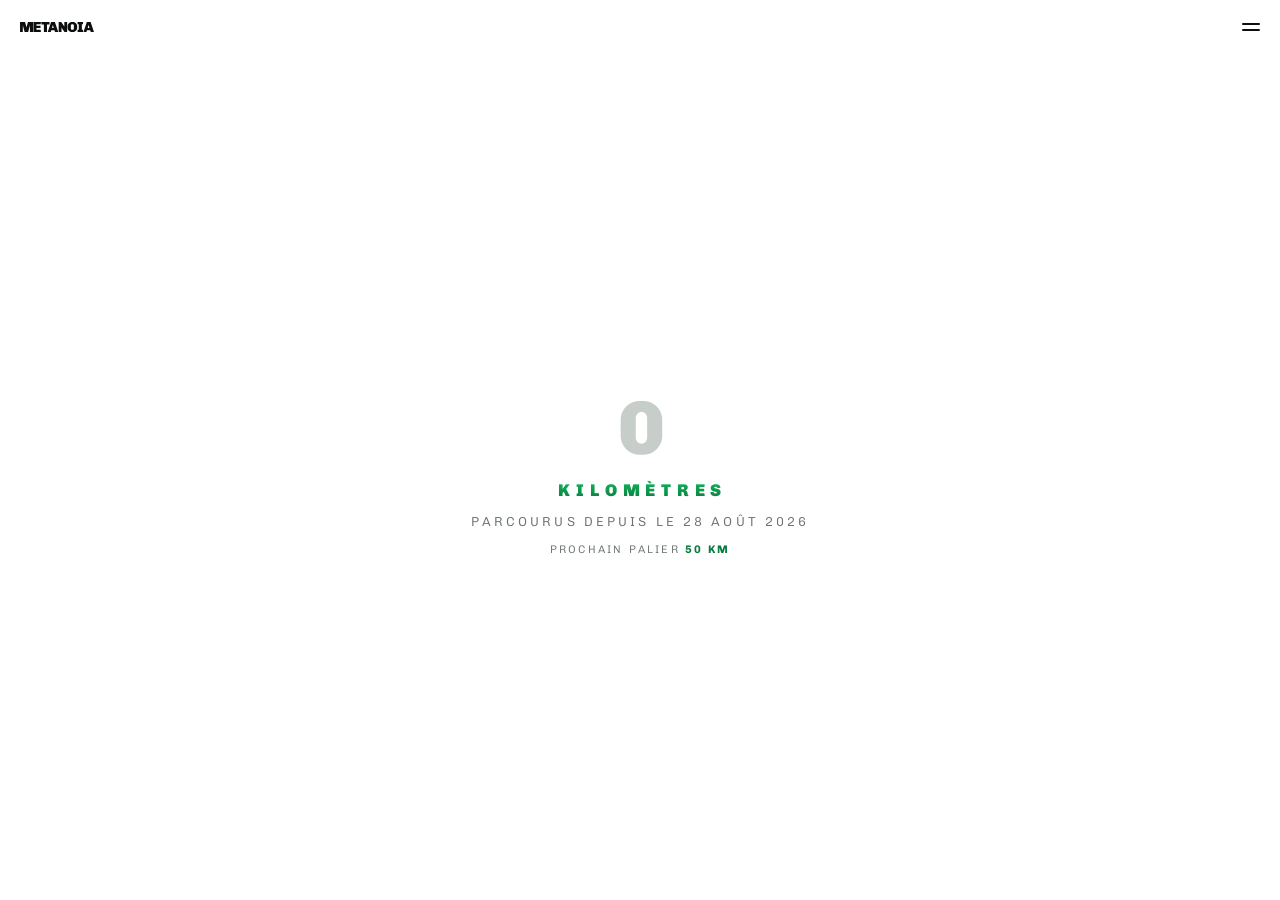
<file: metanoia.html>
<!DOCTYPE html>
<html lang="fr">
<head>
<meta charset="UTF-8">
<meta name="viewport" content="width=device-width, initial-scale=1.0, maximum-scale=1.0, user-scalable=no, viewport-fit=cover">
<title>Metanoia — Sport</title>
<meta name="description" content="Pilier sport du projet Metanoia : kilomètres parcourus, régularité et prochaine échéance.">
<meta name="theme-color" content="#FFFFFF">
<meta name="color-scheme" content="light">
<link rel="icon" href="data:image/svg+xml,%3Csvg xmlns='http://www.w3.org/2000/svg' viewBox='0 0 100 100'%3E%3Crect width='100' height='100' rx='22' fill='%23FFFFFF'/%3E%3Ccircle cx='50' cy='50' r='30' fill='none' stroke='%230B7A3E' stroke-width='9' stroke-linecap='round' stroke-dasharray='142 189' transform='rotate(-90 50 50)'/%3E%3C/svg%3E">
<link rel="preconnect" href="https://mfbrnmhtoqqklmywclxt.supabase.co" crossorigin>
<link rel="preload" href="/polices/chivo-900.woff2" as="font" type="font/woff2" crossorigin>
<link rel="preload" href="/polices/chivo-300.woff2" as="font" type="font/woff2" crossorigin>
<link rel="stylesheet" href="/polices.css?v=1">
<style>
  :root{--ink:#0D0F0E;
    --fond:#FFFFFF;
    --vert:#0B7A3E;
    --craie:#0D0F0E;
    --sourd:#6B736E;
    --texte:#454B48;
    --piste:#E3E6E4;
    --vif:#12B85F;
    --ease:cubic-bezier(.16,1,.3,1);
  }
  *{margin:0;padding:0;box-sizing:border-box}
  html{-webkit-text-size-adjust:100%}
  body{
    background:var(--fond);color:var(--craie);
    font-family:"Chivo",system-ui,sans-serif;
    min-height:100svh;
    display:flex;flex-direction:column;
    text-align:center;
    -webkit-font-smoothing:antialiased;
    user-select:none;-webkit-user-select:none;
    -webkit-touch-callout:none;
    touch-action:pan-y;
    -webkit-tap-highlight-color:transparent;
  }
  .contenu{
    flex:1;
    display:flex;flex-direction:column;align-items:center;justify-content:center;
    gap:clamp(20px,4vh,38px);
    padding:clamp(24px,5vh,44px) clamp(20px,5vw,52px) 24px;
  }

  /* compteur principal — le chiffre se remplit */
  .compteur{display:grid;gap:clamp(8px,1.8vh,14px);justify-items:center}
  .liquide{width:min(88vw,440px);height:auto;display:block}
  .liquide .creux{fill:#C7CEC9}
  .vague{animation:houle 5.5s ease-in-out infinite alternate}
  @keyframes houle{from{transform:translateX(0)}to{transform:translateX(-120px)}}
  .unite{
    font-weight:900;font-size:clamp(13px,3.6vw,17px);
    letter-spacing:.34em;text-indent:.34em;
    background:linear-gradient(180deg,#12B85F,#0B7A3E);
    -webkit-background-clip:text;background-clip:text;
    color:transparent;
  }
  .depuis{font-weight:300;font-size:clamp(11px,2.9vw,13px);letter-spacing:.24em;text-transform:uppercase;color:var(--sourd)}
  .palier{font-weight:300;font-size:11px;letter-spacing:.2em;text-transform:uppercase;color:var(--sourd)}
  .palier b{font-weight:700;color:var(--vert)}
  @media (prefers-reduced-motion:reduce){.vague{animation:none}}

  .err{position:fixed;top:14px;left:0;right:0;font-size:12px;color:#B3261E}

  .r{opacity:0;transform:translateY(12px);animation:in 1.1s var(--ease) forwards}
  @keyframes in{to{opacity:1;transform:none}}
  @media (prefers-reduced-motion:reduce){.r{animation:none;opacity:1;transform:none}}
  @media (max-height:620px){body{gap:14px}}


  /* ---- en-tête ---- */
  .hd{display:flex;align-items:center;gap:11px;padding:max(14px,env(safe-area-inset-top)) 20px 13px;
    position:relative;z-index:20}
  .hd .lg{width:74px;color:var(--ink);line-height:0;flex:none}
  .hd .lg svg{display:block;width:100%;height:auto}
  .sel:focus-visible{outline:2px solid var(--vert);outline-offset:2px;border-radius:6px}


  /* ---- barre du bas ---- */


  /* bouton menu */
  .menu{margin-left:auto;background:none;border:0;cursor:pointer;display:grid;gap:4px;padding:9px;margin-right:-9px}
  .menu i{display:block;width:18px;height:2px;background:var(--ink);border-radius:2px;transition:transform .3s,opacity .3s}
  .menu:focus-visible{outline:2px solid var(--vert);outline-offset:2px;border-radius:6px}

  /* pied de page : les visites */
  .visites{padding:14px 0 max(16px,env(safe-area-inset-bottom));text-align:center;
    font-weight:300;font-size:9px;letter-spacing:.22em;text-transform:uppercase;color:#B7BEBA}

  /* panneau de navigation — le cercle qui s'étend */
  .aurore{position:fixed;inset:0;z-index:60;color:#EDF2EF;overflow:hidden;
    display:flex;flex-direction:column;
    padding:max(18px,env(safe-area-inset-top)) 22px max(20px,env(safe-area-inset-bottom));
    visibility:hidden}
  .aurore.ouvert{visibility:visible}

  /* le disque part du bouton, en haut à droite */
  /* le disque est centré sur le bouton, en haut à droite, et grandit jusqu'à tout couvrir */
  .aurore .disque{position:absolute;width:260vmax;height:260vmax;border-radius:50%;
    top:calc(-130vmax + 34px);right:calc(-130vmax + 34px);
    background:radial-gradient(circle at 50% 50%,#15C566 0%,#0E8E49 14%,#075C33 26%,#05100A 44%);
    transform:scale(0);transform-origin:center;transition:none;
    will-change:transform;backface-visibility:hidden}
  .aurore.ouvert .disque{transform:scale(1);
    transition:transform .62s cubic-bezier(.22,.61,.24,1)}

  .aurore .haut{display:flex;align-items:center;position:relative;z-index:5}
  .aurore .haut .lg{width:clamp(70px,20vw,96px);color:#EDF2EF;line-height:0}
  .aurore .haut .lg svg{display:block;width:100%;height:auto}
  .aurore .fermer{margin-left:auto;background:none;border:0;color:#EDF2EF;font-size:20px;
    line-height:1;cursor:pointer;padding:9px;margin-right:-9px;opacity:0;transition:none}
  .aurore.ouvert .fermer{opacity:.75;transition:opacity .32s ease .16s}
  .aurore .fermer:focus-visible{outline:2px solid #31E07A;outline-offset:2px;border-radius:6px}

  .aurore nav{margin:auto 0;position:relative;z-index:5;display:grid}
  .aurore nav a{display:flex;align-items:flex-end;gap:12px;padding:clamp(11px,2vh,15px) 0;
    border-bottom:1px solid rgba(255,255,255,.09);text-decoration:none;
    opacity:0;transform:translate3d(0,14px,0);will-change:transform,opacity}
  .aurore.ouvert nav a{animation:entree .5s cubic-bezier(.16,.84,.28,1) forwards}
  .aurore nav a:nth-child(1){animation-delay:.14s} .aurore nav a:nth-child(2){animation-delay:.19s}
  .aurore nav a:nth-child(3){animation-delay:.24s} .aurore nav a:nth-child(4){animation-delay:.29s}
  .aurore nav a:nth-child(5){animation-delay:.34s} .aurore nav a:nth-child(6){animation-delay:.39s}
  @keyframes entree{to{opacity:1;transform:translate3d(0,0,0)}}
  .aurore nav a i{font-style:normal;font-weight:300;font-size:9.5px;letter-spacing:.16em;
    color:rgba(237,242,239,.42);padding-bottom:4px}
  .aurore nav a b{font-weight:900;font-size:clamp(21px,6.2vw,27px);letter-spacing:-.03em;
    color:rgba(237,242,239,.62);transition:color .18s,transform .18s}
  .aurore nav a:active b{transform:translateX(4px)}
  .aurore nav a.on b,.aurore nav a.on i{color:#fff}
  .aurore .vis{position:relative;z-index:5;font-weight:300;font-size:8.5px;letter-spacing:.22em;
    text-transform:uppercase;text-align:center;color:rgba(237,242,239,.35);
    opacity:0;transition:none}
  .aurore.ouvert .vis{opacity:1;transition:opacity .32s ease .42s}

  @media (prefers-reduced-motion:reduce){
    .aurore .disque{transition:none}
    .aurore.ouvert nav a{animation:none;opacity:1;transform:none}
    .aurore .fermer,.aurore .vis{transition:none;opacity:1}
  }
</style>
</head>
<body>

<header class="hd">
  <a class="lg" href="index.html" aria-label="Accueil Metanoia"><svg viewBox="0 0 5.0710 0.6860" aria-hidden="true"><g fill="currentColor"><path transform="translate(-0.05700 0.68600) scale(0.001000 -0.001000)" d="M57 0V686H401L500 320H504L601 686H947V0H737V440H733L613 0H372L253 440H248V0Z"/><path transform="translate(0.86300 0.68600) scale(0.001000 -0.001000)" d="M57 0V686H572L552 526H263V426H541V273H263V160H552L572 0Z"/><path transform="translate(1.45000 0.68600) scale(0.001000 -0.001000)" d="M187 0V521H15V686H571V521H398V0Z"/><path transform="translate(1.90600 0.68600) scale(0.001000 -0.001000)" d="M-5 0 224 686H485L714 0H496L455 122H237L197 0ZM285 267H407L349 475H344Z"/><path transform="translate(2.59300 0.68600) scale(0.001000 -0.001000)" d="M57 0V686H233L410 431L441 372L446 375V686H639V0H459L276 264L255 306L250 304V0Z"/><path transform="translate(3.23100 0.68600) scale(0.001000 -0.001000)" d="M331 -10Q269 -10 214.5 13.5Q160 37 119.0 78.0Q78 119 54.5 173.5Q31 228 31 290V394Q31 456 54.5 510.5Q78 565 119.0 606.0Q160 647 214.5 670.5Q269 694 331 694H387Q449 694 503.5 670.5Q558 647 599.0 606.0Q640 565 663.5 510.5Q687 456 687 394V290Q687 228 663.5 173.5Q640 119 599.0 78.0Q558 37 503.5 13.5Q449 -10 387 -10ZM359 146Q382 146 400.5 154.0Q419 162 433.0 175.5Q447 189 454.5 207.0Q462 225 462 246V438Q462 459 454.5 477.0Q447 495 433.0 509.0Q419 523 400.5 530.5Q382 538 359 538Q337 538 318.0 530.0Q299 522 285.0 508.5Q271 495 263.5 477.0Q256 459 256 438V246Q256 225 263.5 207.0Q271 189 285.0 175.0Q299 161 318.0 153.5Q337 146 359 146Z"/><path transform="translate(3.91200 0.68600) scale(0.001000 -0.001000)" d="M36 0V148H118V538H36V686H410V538H329V148H410V0Z"/><path transform="translate(4.35700 0.68600) scale(0.001000 -0.001000)" d="M-5 0 224 686H485L714 0H496L455 122H237L197 0ZM285 267H407L349 475H344Z"/></g></svg></a>
  <button class="menu" id="ouvrirMenu" aria-label="Ouvrir le menu" aria-expanded="false"><i></i><i></i></button>
</header>

<div class="contenu">
<div class="compteur r" id="compteur" style="animation-delay:.2s"></div>

</div>

<div class="err" id="err"></div>

<script type="module">
import { list, DEBUT, fr, enregistrerVisite, nbVisites } from './config.js?v=20260903a';
const $ = id => document.getElementById(id);

try {
  const all  = await list();
  const rows = all.filter(r => r.date >= DEBUT);
  const km   = rows.reduce((a, r) => a + Number(r.distance_km), 0);

  // palier suivant + niveau de remplissage
  const PALIERS = [50, 100, 250, 500, 1000, 2000, 5000, 10000, 21000];
  const palier = PALIERS.find(p => km < p) || Math.ceil(km / 5000) * 5000;
  const precedent = PALIERS[PALIERS.indexOf(palier) - 1] || 0;
  const ratio = Math.max(0.04, Math.min(1, (km - precedent) / (palier - precedent)));

  const HAUT = 8, BAS = 92;                        // hauteur utile des chiffres
  const niveau = BAS - ratio * (BAS - HAUT);
  const texte = fr(km);
  const uid = 'c' + Date.now();

  $('compteur').innerHTML = `
    <svg class="liquide" viewBox="0 0 600 108" role="img" aria-label="${texte} kilomètres parcourus">
      <defs>
        <clipPath id="${uid}">
          <text x="300" y="92" text-anchor="middle" font-family="Chivo, sans-serif"
                font-weight="900" font-size="104" letter-spacing="-4">${texte}</text>
        </clipPath>
        <linearGradient id="g-${uid}" x1="0" y1="0" x2="0" y2="1">
          <stop offset="0%" stop-color="#12B85F"/><stop offset="100%" stop-color="#0B7A3E"/>
        </linearGradient>
      </defs>
      <g clip-path="url(#${uid})">
        <rect class="creux" x="0" y="0" width="600" height="108"/>
        <g class="niveau" style="transform:translateY(120px)">
          <g class="vague">
            <path fill="url(#g-${uid})"
                  d="M-140 0 q 60 -13 120 0 t 120 0 t 120 0 t 120 0 t 120 0 t 120 0 t 120 0 V 200 H -140 Z"/>
          </g>
        </g>
      </g>
    </svg>
    <p class="unite">KILOMÈTRES</p>
    <p class="depuis">parcourus depuis le 28 août 2026</p>
    <p class="palier">prochain palier <b>${fr(palier,0)} km</b></p>`;

  // montée du liquide
  const couche = $('compteur').querySelector('.niveau');
  requestAnimationFrame(() => {
    couche.style.transition = 'transform 2.2s cubic-bezier(.25,.9,.3,1)';
    couche.style.transform = `translateY(${niveau.toFixed(1)}px)`;
  });

} catch (e) { $('err').textContent = 'Erreur : ' + e.message; }

enregistrerVisite();

// compteur de visites
(async () => {
  try {
    const n = await nbVisites();
    if (n === null) return;
    const t = `${fr(n, 0)} visite${n > 1 ? 's' : ''}`;
    document.getElementById('visits').textContent = t;
    document.getElementById('visMenu').textContent = t;
  } catch (e) {}
})();



// pas de sélection ni de copie ; zoom bloqué sur mobile seulement
['copy','cut','contextmenu','dragstart','selectstart'].forEach(function(ev){
  document.addEventListener(ev, function(e){ e.preventDefault(); });
});
['gesturestart','gesturechange','gestureend'].forEach(function(ev){
  document.addEventListener(ev, function(e){ e.preventDefault(); }, { passive:false });
});
document.addEventListener('touchmove', function(e){
  if (e.touches.length > 1) e.preventDefault();
}, { passive:false });
document.addEventListener('keydown', function(e){
  if ((e.ctrlKey || e.metaKey) && ['c','x','a','u','s','p'].indexOf(e.key.toLowerCase()) > -1) {
    e.preventDefault();
  }
});
</script>

<script>
</script>

<script>
</script>
<div class="visites" id="visits"></div>

<div class="aurore" id="aurore" role="dialog" aria-modal="true" aria-label="Navigation">
  <span class="disque"></span>
  <div class="haut">
    <a class="lg" href="index.html" aria-label="Accueil"><svg viewBox="0 0 5.0710 0.6860" aria-hidden="true"><g fill="currentColor"><path transform="translate(-0.05700 0.68600) scale(0.001000 -0.001000)" d="M57 0V686H401L500 320H504L601 686H947V0H737V440H733L613 0H372L253 440H248V0Z"/><path transform="translate(0.86300 0.68600) scale(0.001000 -0.001000)" d="M57 0V686H572L552 526H263V426H541V273H263V160H552L572 0Z"/><path transform="translate(1.45000 0.68600) scale(0.001000 -0.001000)" d="M187 0V521H15V686H571V521H398V0Z"/><path transform="translate(1.90600 0.68600) scale(0.001000 -0.001000)" d="M-5 0 224 686H485L714 0H496L455 122H237L197 0ZM285 267H407L349 475H344Z"/><path transform="translate(2.59300 0.68600) scale(0.001000 -0.001000)" d="M57 0V686H233L410 431L441 372L446 375V686H639V0H459L276 264L255 306L250 304V0Z"/><path transform="translate(3.23100 0.68600) scale(0.001000 -0.001000)" d="M331 -10Q269 -10 214.5 13.5Q160 37 119.0 78.0Q78 119 54.5 173.5Q31 228 31 290V394Q31 456 54.5 510.5Q78 565 119.0 606.0Q160 647 214.5 670.5Q269 694 331 694H387Q449 694 503.5 670.5Q558 647 599.0 606.0Q640 565 663.5 510.5Q687 456 687 394V290Q687 228 663.5 173.5Q640 119 599.0 78.0Q558 37 503.5 13.5Q449 -10 387 -10ZM359 146Q382 146 400.5 154.0Q419 162 433.0 175.5Q447 189 454.5 207.0Q462 225 462 246V438Q462 459 454.5 477.0Q447 495 433.0 509.0Q419 523 400.5 530.5Q382 538 359 538Q337 538 318.0 530.0Q299 522 285.0 508.5Q271 495 263.5 477.0Q256 459 256 438V246Q256 225 263.5 207.0Q271 189 285.0 175.0Q299 161 318.0 153.5Q337 146 359 146Z"/><path transform="translate(3.91200 0.68600) scale(0.001000 -0.001000)" d="M36 0V148H118V538H36V686H410V538H329V148H410V0Z"/><path transform="translate(4.35700 0.68600) scale(0.001000 -0.001000)" d="M-5 0 224 686H485L714 0H496L455 122H237L197 0ZM285 267H407L349 475H344Z"/></g></svg></a>
    <button class="fermer" id="fermerMenu" aria-label="Fermer le menu">&#10005;</button>
  </div>
  <nav>
    <a class="on" href="metanoia.html" aria-current="page"><i>01</i><b>Kilomètres</b></a>
    <a href="jour.html"><i>02</i><b>Aujourd’hui</b></a>
    <a href="objectif.html"><i>03</i><b>Objectif</b></a>
    <a href="seances.html"><i>04</i><b>Séances</b></a>
    <a href="alimentation.html"><i>05</i><b>Alimentation</b></a>
    <a href="connexion.html"><i>06</i><b>Mon compte</b></a>
  </nav>
  <p class="vis" id="visMenu"></p>
</div>

<script>
(function(){
  var p = document.getElementById('aurore'),
      o = document.getElementById('ouvrirMenu'),
      f = document.getElementById('fermerMenu'), avant = null;
  function ouvrir(){
    avant = document.activeElement;
    p.classList.add('ouvert'); o.setAttribute('aria-expanded','true');
    document.body.style.overflow = 'hidden'; f.focus();
  }
  function fermer(){
    p.classList.remove('ouvert'); o.setAttribute('aria-expanded','false');
    document.body.style.overflow = ''; (avant || o).focus();
  }
  o.addEventListener('click', function(){ requestAnimationFrame(ouvrir); });
  f.addEventListener('click', fermer);
  document.addEventListener('keydown', function(e){ if (e.key === 'Escape') fermer(); });
})();
</script>
</body>
</html>
</file>
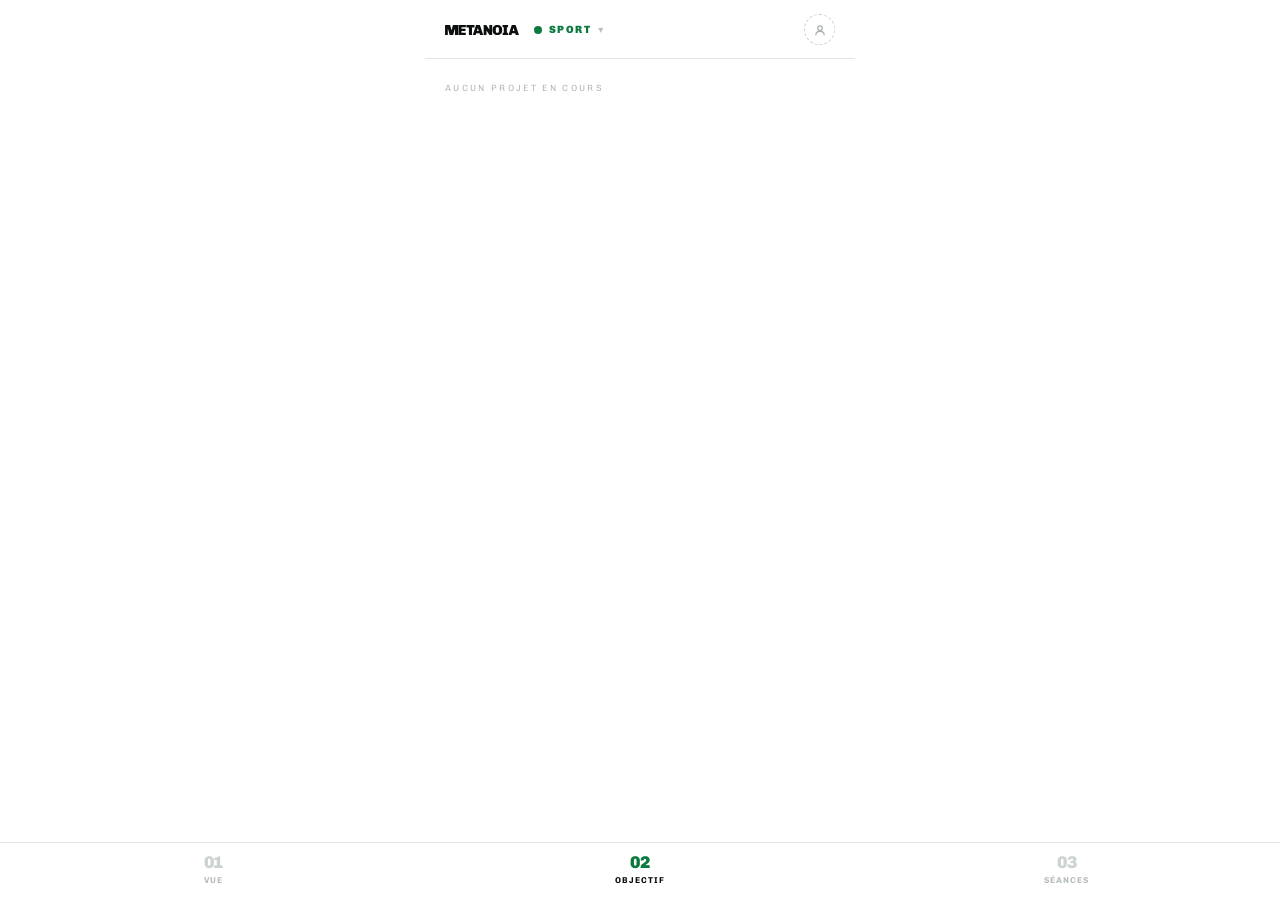
<file: objectif.html>
<!DOCTYPE html>
<html lang="fr">
<head>
<meta charset="utf-8">
<meta name="viewport" content="width=device-width, initial-scale=1.0, maximum-scale=1.0, user-scalable=no, viewport-fit=cover">
<title>Metanoia — Objectif</title>
<meta name="theme-color" content="#FFFFFF">
<meta name="color-scheme" content="light">
<link rel="preconnect" href="https://mfbrnmhtoqqklmywclxt.supabase.co" crossorigin>
<link rel="preload" href="/polices/chivo-900.woff2" as="font" type="font/woff2" crossorigin>
<link rel="preload" href="/polices/chivo-300.woff2" as="font" type="font/woff2" crossorigin>
<link rel="stylesheet" href="/polices.css?v=1">
<style>
:root{--vert:#0B7A3E;--vif:#12B85F;--ink:#0D0F0E;--sourd:#6B736E;--texte:#454B48;--piste:#E3E6E4;--or:#C98A1E;--rouge:#C4452F}
*{margin:0;padding:0;box-sizing:border-box}
body{background:#fff;color:var(--ink);font-family:Chivo,system-ui,sans-serif;max-width:430px;margin:0 auto;padding-bottom:110px;-webkit-font-smoothing:antialiased}
.bar{display:flex;align-items:center;padding:14px 20px;border-bottom:1px solid var(--piste)}
.bar .lg{width:76px;color:var(--ink);line-height:0}
.bar .lg svg{display:block;width:100%;height:auto}
.bar i{margin-left:auto;display:grid;gap:4px}
.bar i b{display:block;width:19px;height:2px;background:var(--ink);border-radius:2px}
.z{padding:24px 20px 0}
.eyebrow{font-weight:300;font-size:9px;letter-spacing:.26em;text-transform:uppercase;color:#A9B0AC}

.etoile{text-align:center;margin-bottom:28px}
.etoile .lbl{font-weight:900;font-size:11px;letter-spacing:.22em;text-transform:uppercase;margin:9px 0 2px}
.etoile .chrono{font-weight:900;font-size:66px;letter-spacing:-.045em;line-height:1;font-variant-numeric:tabular-nums}
.etoile .u{font-weight:900;font-size:11px;letter-spacing:.32em;text-indent:.32em;margin-top:9px;
  background:linear-gradient(180deg,#12B85F,#0B7A3E);-webkit-background-clip:text;background-clip:text;color:transparent}
.etoile .quand{font-weight:300;font-size:10px;letter-spacing:.2em;text-transform:uppercase;color:var(--sourd);margin-top:10px}

.echelle{margin-bottom:26px}
.echelle .p{display:flex;align-items:center;gap:12px;padding:11px 0;border-bottom:1px solid #F2F4F3;position:relative}
.echelle .p .pt{width:13px;height:13px;border-radius:50%;border:2.5px solid var(--piste);background:#fff;flex:none;position:relative;z-index:2}
.echelle .p:not(:last-child) .pt::after{content:"";position:absolute;left:3.5px;top:13px;width:2px;height:26px;background:var(--piste)}
.echelle .p.fait .pt{border-color:var(--vif);background:var(--vif)}
.echelle .p.fait .pt::after{background:var(--vif)}
.echelle .p.suivant .pt{border-color:var(--ink);box-shadow:0 0 0 3px rgba(13,15,14,.08)}
.echelle .p .t{font-weight:900;font-size:17px;letter-spacing:-.02em;font-variant-numeric:tabular-nums}
.echelle .p.fait .t{color:var(--vert)}
.echelle .p.futur .t{color:#B7BEBA}
.echelle .p .v{font-weight:300;font-size:10px;letter-spacing:.12em;text-transform:uppercase;color:#A9B0AC}
.echelle .p .st{margin-left:auto;font-weight:700;font-size:9px;letter-spacing:.16em;text-transform:uppercase;color:#B7BEBA}
.echelle .p.fait .st{color:var(--vert)}
.echelle .p.suivant .st{color:var(--ink)}
.echelle .p.etoile2 .t{font-size:20px}

.trois{display:flex;border-top:1px solid var(--piste);border-bottom:1px solid var(--piste);margin-bottom:24px}
.trois div{flex:1;padding:14px 0;text-align:center;border-left:1px solid var(--piste)}
.trois div:first-child{border:0}
.trois b{display:block;font-weight:900;font-size:19px;letter-spacing:-.02em;font-variant-numeric:tabular-nums}
.trois span{display:block;font-weight:300;font-size:8px;letter-spacing:.15em;text-transform:uppercase;color:var(--sourd);margin-top:4px}
.trois .ok b{color:var(--vert)}

.charge .h{display:flex;justify-content:space-between;align-items:baseline;margin-bottom:10px}
.charge .h b{font-weight:900;font-size:11px;letter-spacing:.14em;text-transform:uppercase}
.charge .h em{font-style:normal;font-weight:900;font-size:12px;color:var(--vert)}
.charge .rail{height:8px;border-radius:5px;position:relative;background:linear-gradient(90deg,#DCE3DF 0 24%,#12B85F 24% 60%,#E8C46A 60% 80%,#D9705C 80% 100%)}
.charge .cur{position:absolute;top:-4px;width:3px;height:16px;background:var(--ink);border-radius:2px}
.charge .bornes{display:flex;justify-content:space-between;margin-top:7px;font-weight:300;font-size:8.5px;letter-spacing:.14em;text-transform:uppercase;color:#A9B0AC}
.charge p{font-weight:300;font-size:12px;color:var(--texte);line-height:1.6;margin:11px 0 24px}
.charge p b{font-weight:900;color:var(--ink)}

.allures .l{display:flex;align-items:center;gap:10px;padding:10px 0;border-bottom:1px solid #F2F4F3}
.allures .l .pt{width:8px;height:8px;border-radius:2px;flex:none}
.allures .l b{font-weight:700;font-size:12.5px}
.allures .l span{font-weight:300;font-size:10px;color:#A9B0AC;letter-spacing:.06em}
.allures .l em{margin-left:auto;font-style:normal;font-weight:900;font-size:14px;font-variant-numeric:tabular-nums}
.note{font-weight:300;font-size:10px;color:#A9B0AC;line-height:1.6;text-align:center;margin-top:22px}


  /* records */
  .rec{display:grid;margin-bottom:26px}
  .rec .l{display:flex;align-items:baseline;gap:10px;padding:13px 0;border-bottom:1px solid #F2F4F3}
  .rec .l .d{font-weight:900;font-size:11px;letter-spacing:.14em;text-transform:uppercase;color:#A9B0AC;
    width:62px;flex:none}
  .rec .l .t{font-weight:900;font-size:25px;letter-spacing:-.03em;font-variant-numeric:tabular-nums}
  .rec .l .m{margin-left:auto;text-align:right}
  .rec .l .m b{display:block;font-weight:900;font-size:11px;color:var(--vert)}
  .rec .l .m span{font-weight:300;font-size:9.5px;color:#A9B0AC;letter-spacing:.06em}
  .rec .l.vide .t{color:#D3D9D6}
  .rec .l.vide .m b{color:#C6CCC9}
  /* palmarès */
  .pal{margin-bottom:26px}
  .pal .c{display:flex;align-items:center;gap:11px;padding:13px 0;border-bottom:1px solid #F2F4F3}
  .pal .c .med{width:30px;height:30px;border-radius:50%;display:grid;place-items:center;flex:none;
    font-weight:900;font-size:10px;background:#F1F4F2;color:#9AA29E}
  .pal .c .med.top{background:#FBF1D9;color:#8A6212}
  .pal .c .g b{display:block;font-weight:900;font-size:14px;letter-spacing:-.01em}
  .pal .c .g span{font-weight:300;font-size:10px;color:#A9B0AC;letter-spacing:.06em}
  .pal .c .d{margin-left:auto;text-align:right}
  .pal .c .d b{display:block;font-weight:900;font-size:16px;font-variant-numeric:tabular-nums}
  .pal .c .d span{font-weight:300;font-size:9px;color:var(--vert);letter-spacing:.08em}
  .reco .t .cib{font-weight:700;font-size:8px;letter-spacing:.16em;text-transform:uppercase;
    color:var(--sourd);background:#F2F4F3;border-radius:999px;padding:3px 8px}
  .allures .l em u{display:block;text-decoration:none;font-weight:300;font-size:9.5px;
    color:#A9B0AC;letter-spacing:.02em;margin-top:2px}
  .apla{font-weight:300;font-size:11px;color:var(--sourd);line-height:1.5;margin-bottom:10px}
  .apla b{font-weight:900;color:var(--ink)}
  .reco .bloc em u{display:block;text-decoration:none;font-weight:300;font-size:9px;
    color:#A9B0AC;margin-top:2px}
  .deux{display:grid;gap:14px;margin-bottom:22px}
  .deux .ch .n{font-weight:900;font-size:12px;letter-spacing:-.01em;margin-bottom:6px}
  .deux .ch .n span{font-weight:300;font-size:9.5px;letter-spacing:.14em;text-transform:uppercase;
    color:#A9B0AC;margin-left:7px}
  .deux .ch .ra{height:6px;background:#EFF2F0;border-radius:4px;overflow:hidden}
  .deux .ch .ra i{display:block;height:100%;border-radius:4px}
  .deux .ch .v{font-weight:300;font-size:10.5px;color:var(--sourd);margin-top:5px}
  .forme{background:#F4F7F5;border-radius:13px;padding:14px;margin-bottom:14px}
  .forme .h{display:flex;align-items:baseline;justify-content:space-between;margin-bottom:9px}
  .forme .h b{font-weight:900;font-size:11px;letter-spacing:.14em;text-transform:uppercase}
  .forme .h em{font-style:normal;font-weight:900;font-size:24px;letter-spacing:-.03em}
  .forme .rail{height:7px;background:#E4E9E6;border-radius:4px;overflow:hidden}
  .forme .rail i{display:block;height:100%;border-radius:4px}
  .forme p{font-weight:300;font-size:11.5px;color:var(--texte);line-height:1.5;margin-top:9px}
  .reco{border:2px solid var(--ink);border-radius:14px;padding:16px;margin-bottom:26px}
  .reco .t{display:flex;align-items:baseline;gap:8px;margin-bottom:4px}
  .reco .t b{font-weight:900;font-size:19px;letter-spacing:-.025em}
  .reco .t em{font-style:normal;margin-left:auto;font-weight:700;font-size:8.5px;letter-spacing:.18em;
    text-transform:uppercase;padding:4px 9px;border-radius:999px}
  .reco .t em.dure{background:#F1EAFB;color:#6B3FC4}
  .reco .t em.souple{background:#E7F7EE;color:var(--vert)}
  .reco .t em.moyenne{background:#EAF2F8;color:#3B6E96}
  .reco .t em.repos{background:#F2F4F3;color:var(--sourd)}
  .reco .pq{font-weight:300;font-size:12px;color:var(--texte);line-height:1.55;margin-bottom:13px}
  .reco .bloc{display:flex;gap:10px;align-items:center;padding:9px 0;border-bottom:1px solid #F2F4F3}
  .reco .bloc:last-of-type{border:0}
  .reco .bloc .n{width:23px;height:23px;border-radius:50%;background:#F1F4F2;display:grid;place-items:center;
    font-weight:900;font-size:10px;color:var(--sourd);flex:none}
  .reco .bloc .d b{display:block;font-weight:900;font-size:13px}
  .reco .bloc .d span{font-weight:300;font-size:10.5px;color:var(--sourd)}
  .reco .bloc em{margin-left:auto;font-style:normal;font-weight:900;font-size:14px;color:var(--vert);
    font-variant-numeric:tabular-nums}
  .reco .tot{font-weight:300;font-size:10px;letter-spacing:.16em;text-transform:uppercase;
    color:#A9B0AC;margin-top:11px}

  /* ---- en-tête ---- */
  .hd{display:flex;align-items:center;gap:11px;padding:max(14px,env(safe-area-inset-top)) 20px 13px;
    border-bottom:1px solid var(--piste);position:relative;z-index:20}
  .hd .lg{width:74px;color:var(--ink);line-height:0;flex:none}
  .hd .lg svg{display:block;width:100%;height:auto}
  .sel{display:flex;align-items:center;gap:7px;background:none;border:0;cursor:pointer;padding:6px 4px;
    font-family:inherit;font-weight:900;font-size:10.5px;letter-spacing:.14em;text-transform:uppercase;color:var(--vert)}
  .sel i{width:8px;height:8px;border-radius:50%;background:var(--vert);flex:none}
  .sel .fl{color:#B7BEBA;font-size:10px;transition:transform .2s}
  .sel[aria-expanded="true"] .fl{transform:rotate(180deg)}
  .sel:focus-visible{outline:2px solid var(--vert);outline-offset:2px;border-radius:6px}
  .cpt{margin-left:auto;width:31px;height:31px;border-radius:50%;border:1.4px dashed #CDD4D0;
    display:grid;place-items:center;color:#A9B0AC;flex:none;text-decoration:none}
  .cpt svg{width:16px;height:16px;fill:none;stroke:currentColor;stroke-width:1.9;stroke-linecap:round;stroke-linejoin:round}

  .piliers{position:absolute;left:16px;top:calc(100% - 4px);background:#fff;border:1px solid var(--piste);
    border-radius:12px;box-shadow:0 14px 34px -16px rgba(0,0,0,.32);padding:6px;min-width:212px;z-index:30;
    opacity:0;visibility:hidden;transform:translateY(-6px);transition:opacity .18s,transform .18s,visibility .18s}
  .piliers.ouvert{opacity:1;visibility:visible;transform:none}
  .piliers a,.piliers span{display:flex;align-items:center;gap:9px;padding:10px 11px;border-radius:8px;
    font-weight:700;font-size:11px;letter-spacing:.12em;text-transform:uppercase;color:#8C948F;text-decoration:none}
  .piliers .on{background:#EDF6F1;color:var(--vert)}
  .piliers i{width:8px;height:8px;border-radius:50%;background:#DDE3E0;flex:none}
  .piliers .on i{background:var(--vert)}
  .piliers .al i{background:#C9A227}
  .piliers em{font-style:normal;margin-left:auto;font-weight:300;font-size:8px;letter-spacing:.12em;color:#C0C7C3}

  /* ---- barre du bas ---- */
  .nav{position:fixed;left:0;right:0;bottom:0;display:flex;background:#fff;
    border-top:1px solid var(--piste);padding:11px 0 max(15px,env(safe-area-inset-bottom));z-index:20}
  .nav a{flex:1;text-align:center;text-decoration:none}
  .nav a .num{display:block;font-weight:900;font-size:17px;letter-spacing:-.02em;color:#CDD4D0;line-height:1}
  .nav a b{display:block;font-weight:700;font-size:8.5px;letter-spacing:.12em;text-transform:uppercase;
    color:#B7BEBA;margin-top:4px}
  .nav a.on .num{color:var(--vert)}
  .nav a.on b{color:var(--ink)}
  .nav a:focus-visible{outline:2px solid var(--vert);outline-offset:-3px;border-radius:8px}
  @media (prefers-reduced-motion:reduce){.piliers{transition:none}}

  body{user-select:none;-webkit-user-select:none;-webkit-touch-callout:none;
    touch-action:pan-y;-webkit-tap-highlight-color:transparent}
  input,textarea,select{user-select:text;-webkit-user-select:text;-webkit-touch-callout:default}
</style>
</head>
<body>

<header class="hd">
  <a class="lg" href="index.html" aria-label="Accueil Metanoia"><svg viewBox="0 0 5.0710 0.6860" aria-hidden="true"><g fill="currentColor"><path transform="translate(-0.05700 0.68600) scale(0.001000 -0.001000)" d="M57 0V686H401L500 320H504L601 686H947V0H737V440H733L613 0H372L253 440H248V0Z"/><path transform="translate(0.86300 0.68600) scale(0.001000 -0.001000)" d="M57 0V686H572L552 526H263V426H541V273H263V160H552L572 0Z"/><path transform="translate(1.45000 0.68600) scale(0.001000 -0.001000)" d="M187 0V521H15V686H571V521H398V0Z"/><path transform="translate(1.90600 0.68600) scale(0.001000 -0.001000)" d="M-5 0 224 686H485L714 0H496L455 122H237L197 0ZM285 267H407L349 475H344Z"/><path transform="translate(2.59300 0.68600) scale(0.001000 -0.001000)" d="M57 0V686H233L410 431L441 372L446 375V686H639V0H459L276 264L255 306L250 304V0Z"/><path transform="translate(3.23100 0.68600) scale(0.001000 -0.001000)" d="M331 -10Q269 -10 214.5 13.5Q160 37 119.0 78.0Q78 119 54.5 173.5Q31 228 31 290V394Q31 456 54.5 510.5Q78 565 119.0 606.0Q160 647 214.5 670.5Q269 694 331 694H387Q449 694 503.5 670.5Q558 647 599.0 606.0Q640 565 663.5 510.5Q687 456 687 394V290Q687 228 663.5 173.5Q640 119 599.0 78.0Q558 37 503.5 13.5Q449 -10 387 -10ZM359 146Q382 146 400.5 154.0Q419 162 433.0 175.5Q447 189 454.5 207.0Q462 225 462 246V438Q462 459 454.5 477.0Q447 495 433.0 509.0Q419 523 400.5 530.5Q382 538 359 538Q337 538 318.0 530.0Q299 522 285.0 508.5Q271 495 263.5 477.0Q256 459 256 438V246Q256 225 263.5 207.0Q271 189 285.0 175.0Q299 161 318.0 153.5Q337 146 359 146Z"/><path transform="translate(3.91200 0.68600) scale(0.001000 -0.001000)" d="M36 0V148H118V538H36V686H410V538H329V148H410V0Z"/><path transform="translate(4.35700 0.68600) scale(0.001000 -0.001000)" d="M-5 0 224 686H485L714 0H496L455 122H237L197 0ZM285 267H407L349 475H344Z"/></g></svg></a>
  <button class="sel" id="selP" aria-expanded="false" aria-controls="piliers"><i></i>Sport<span class="fl">&#9662;</span></button>
  <a class="cpt" href="connexion.html" aria-label="Mon compte"><svg viewBox="0 0 24 24" aria-hidden="true"><circle cx="12" cy="9.2" r="3.4"/><path d="M5.8 19.2c0-3.1 2.7-5 6.2-5s6.2 1.9 6.2 5"/></svg></a>
  <div class="piliers" id="piliers" role="menu">
    <a class="on" href="metanoia.html" role="menuitem"><i></i>Sport</a>
    <a class="al" href="alimentation.html" role="menuitem"><i></i>Alimentation</a>
    <span role="menuitem" aria-disabled="true"><i></i>Sommeil<em>bientôt</em></span>
    <span role="menuitem" aria-disabled="true"><i></i>Lecture<em>bientôt</em></span>
    <span role="menuitem" aria-disabled="true"><i></i>Argent<em>bientôt</em></span>
  </div>
</header>

<div class="z" id="z"><p class="eyebrow">Chargement…</p></div>

<script type="module">
import { list, projetActif, listPaliers, listResultats, listJournal } from './config.js?v=20260902m';
import { vdot, tempsPour, allures, charge, recommandation, records, palmares, etatForme, ETATS,
         suiviObjectifs, fmtChrono, fmtAllure } from './moteur.js?v=20260902m';

const $ = id => document.getElementById(id);
const z = $('z');

try {
  const p = await projetActif();
  if (!p) { z.innerHTML = '<p class="eyebrow">Aucun projet en cours</p>'; }
  else {
    const [pal, seances, res, jrn] = await Promise.all([listPaliers(p.id), list(), listResultats(), listJournal()]);
    const recs = records(res);
    const courses = palmares(res);
    const vAct = vdot(p.ref_distance_m, p.ref_chrono_s);
    const chronoAct = tempsPour(vAct, p.distance_m);
    const vCible = vdot(p.distance_m, p.chrono_cible_s);
    const ch = charge(seances);
    const r = recommandation(seances, vAct, new Date(), jrn);
    const forme = etatForme(jrn);
    const EF = ETATS[forme.etat] || ETATS.inconnu;
    const su = suiviObjectifs(seances, vAct);
    const zones = allures(vAct);
    const TEINTES = ['#BFE8D0','#6FD79C','#12B85F','#0B7A3E','#075229'];

    const suivant = pal.find(x => !x.atteint_le && x.chrono_s < chronoAct) || pal.find(x => !x.atteint_le);
    const anneesRestantes = ((new Date(p.date_fin) - new Date()) / 3.15576e10).toFixed(1);
    const pos = ch.ratio == null ? 50 : Math.min(98, Math.max(2, (ch.ratio - 0.5) / 1.5 * 100));

    z.innerHTML = `
      <div class="etoile">
        <p class="eyebrow">Objectif du projet</p>
        <p class="lbl">5 000 mètres</p>
        <div class="chrono">${fmtChrono(p.chrono_cible_s)}</div>
        <p class="u">L'ÉTOILE POLAIRE</p>
        <p class="quand">avant le 18 août 2036 — ${anneesRestantes} ans</p>
      </div>

      <div class="trois">
        <div><b>${fmtChrono(chronoAct)}</b><span>niveau actuel</span></div>
        <div class="ok"><b>${vAct}</b><span>VDOT actuel</span></div>
        <div><b>${(vCible - vAct).toFixed(1)}</b><span>points à gagner</span></div>
      </div>

      <p class="eyebrow" style="margin-bottom:6px">Records personnels</p>
      <div class="rec">
        ${recs.map(r => r.vide
          ? `<div class="l vide"><span class="d">${r.nom}</span><span class="t">—</span>
             <span class="m"><b>à courir</b><span>jamais tenté</span></span></div>`
          : `<div class="l"><span class="d">${r.nom}</span><span class="t">${fmtChrono(r.temps)}</span>
             <span class="m"><b>VDOT ${r.vdot}</b><span>${new Date(r.date+'T00:00:00')
               .toLocaleDateString('fr-FR',{day:'numeric',month:'short',year:'numeric'})}${
               r.denivele ? ' · ' + r.denivele + ' m D+' : ''}</span></span></div>`
        ).join('')}
      </div>

      <p class="eyebrow" style="margin-bottom:10px">Les paliers</p>
      <div class="echelle">
        ${pal.map((x, i) => {
          const fait = !!x.atteint_le || x.chrono_s >= chronoAct;
          const est = suivant && x.id === suivant.id;
          const cl = fait ? 'fait' : (est ? 'suivant' : 'futur');
          const v = vdot(p.distance_m, x.chrono_s);
          return `<div class="p ${cl} ${i === pal.length-1 ? 'etoile2' : ''}">
            <span class="pt"></span>
            <div><div class="t">${fmtChrono(x.chrono_s)}</div>
              <div class="v">VDOT ${v}${i === pal.length-1 ? ' — étoile' : ''}</div></div>
            <span class="st">${fait ? 'franchi' : est ? 'palier suivant' : ''}</span>
          </div>`;
        }).join('')}
      </div>

      ${courses.length ? `<p class="eyebrow" style="margin-bottom:6px">Palmarès — ${courses.length} course${courses.length>1?'s':''}</p>
      <div class="pal">
        ${courses.map(c => `<div class="c">
          <span class="med ${c.record ? 'top' : ''}">${c.record ? '★' : (c.classement || '—')}</span>
          <div class="g"><b>${c.nom}</b><span>${new Date(c.date+'T00:00:00')
            .toLocaleDateString('fr-FR',{day:'numeric',month:'short',year:'numeric'})} · ${c.distanceNom}</span></div>
          <span class="d"><b>${fmtChrono(c.temps_s)}</b><span${c.douteux ? ' style="color:#C4452F"' : ''}>${
            c.douteux ? 'chrono à vérifier'
              : (c.classement && c.participants ? c.classement + 'ᵉ / ' + c.participants : '')
          }${c.record ? ' — record' : ''}</span></span></div>`).join('')}
      </div>` : ''}

      <div class="forme">
        <div class="h"><b>Fraîcheur du jour</b><em style="color:${EF.couleur}">${forme.score ?? '—'}</em></div>
        ${forme.score !== null ? `<div class="rail"><i style="width:${forme.score}%;background:${EF.couleur}"></i></div>` : ''}
        <p><span style="color:${EF.couleur};font-weight:900">${EF.nom}</span>${
          forme.raisons.length ? ' — ' + forme.raisons.join(' · ')
          : forme.score === null ? ' — <a href="journal.html" style="color:var(--vert)">remplis le journal du jour</a>'
          : ' — rien à signaler.'}</p>
      </div>

      <p class="eyebrow" style="margin-bottom:9px">La séance d\'aujourd\'hui</p>
      <div class="reco">
        <div class="t"><b>${r.titre}</b>${r.cible ? `<span class="cib">${r.cible}</span>` : ''}<em class="${r.intensite}">${
          r.intensite === 'dure' ? 'séance dure' : r.intensite === 'repos' ? 'repos'
          : r.intensite === 'moyenne' ? 'volume' : 'facile'}</em></div>
        <p class="pq">${r.pourquoi}</p>
        ${r.blocs.map((b,i) => `<div class="bloc"><span class="n">${i+1}</span>
          <div class="d"><b>${b.nom}</b><span>${b.detail}</span></div>
          <em>${fmtAllure(b.secondesParKm)}<u>${b.rapide !== b.lent
            ? fmtAllure(b.rapide) + '–' + fmtAllure(b.lent) : ''}</u></em></div>`).join('')}
        ${r.km ? `<p class="tot">environ ${r.km} km</p>` : ''}
      </div>

      <div class="charge">
        <div class="h"><b>Charge d'entraînement</b><em>${ch.ratio ?? '—'}</em></div>
        ${ch.ratio === null ? '' : `<div class="rail"><span class="cur" style="left:${pos}%"></span></div>
        <div class="bornes"><span>sous-entraîné</span><span>optimal</span><span>risqué</span></div>`}
        <p>${ch.etat === 'insuffisant'
          ? `Pas encore mesurable. Il faut au moins <b>5 séances</b> sur <b>3 semaines</b> —
             la base en contient ${ch.seances} sur ${ch.jours} jour${ch.jours>1?'s':''}.`
          : `${ch.km7} km sur 7 jours, ${ch.km28} km sur 28.
             ${ch.etat === 'optimal' ? 'Tu progresses sans forcer.'
             : ch.etat === 'sous-entraine' ? 'Tu es en dessous de ton volume habituel.'
             : ch.etat === 'eleve' ? 'Tu montes vite. Surveille les signaux.'
             : 'Charge risquée. Au-delà de <b>1,5</b>, le risque de blessure double.'}`}</p>
      </div>

      <div class="allures">
        <p class="eyebrow" style="margin-bottom:8px">Tes allures, calculées sur VDOT ${vAct}</p>
        <p class="apla">Ce sont des <b>plages</b>, pas des cibles. Pour un footing, vise le milieu
          ou le bas : tu dois pouvoir tenir une conversation.</p>
        ${zones.map((zz,i) => `<div class="l"><span class="pt" style="background:${TEINTES[i]}"></span>
          <b>${zz.nom}</b><span>${zz.sous}</span>
          <em>${fmtAllure(zz.rapide)}<u>à ${fmtAllure(zz.lent)}</u></em></div>`).join('')}
      </div>

      <p class="eyebrow" style="margin:26px 0 8px">Les deux chantiers — 28 derniers jours</p>
      <div class="deux">
        <div class="ch">
          <p class="n">Vitesse<span>pour le 5 km</span></p>
          <div class="ra"><i style="width:${Math.min(100, su.vitesse.faites/su.vitesse.cible*100)}%;
            background:${su.vitesse.ok?'var(--vif)':'#E5A93A'}"></i></div>
          <p class="v">${su.vitesse.faites} séance${su.vitesse.faites>1?'s':''} rapide${su.vitesse.faites>1?'s':''} sur ${su.vitesse.cible} visées</p>
        </div>
        <div class="ch">
          <p class="n">Endurance longue<span>pour l'ultra</span></p>
          <div class="ra"><i style="width:${Math.min(100, su.longue.max/su.longue.cible*100)}%;
            background:${su.longue.ok?'var(--vif)':'#E5A93A'}"></i></div>
          <p class="v">plus longue sortie ${su.longue.max} km — cible ${su.longue.cible} km</p>
        </div>
        <div class="ch">
          <p class="n">Dénivelé<span>pour l'ultra</span></p>
          <div class="ra"><i style="width:${Math.min(100, su.denivele.total/su.denivele.cible*100)}%;
            background:${su.denivele.ok?'var(--vif)':'#E5A93A'}"></i></div>
          <p class="v">${su.denivele.total} m cumulés — cible ${su.denivele.cible} m</p>
        </div>
        <div class="ch">
          <p class="n">Volume<span>les deux</span></p>
          <div class="ra"><i style="width:${Math.min(100, su.volume.km/su.volume.cible*100)}%;
            background:${su.volume.ok?'var(--vif)':'#E5A93A'}"></i></div>
          <p class="v">${su.volume.km} km — cible ${su.volume.cible} km</p>
        </div>
      </div>

      <p class="note">Référence : ${fmtChrono(p.ref_chrono_s)} sur ${p.ref_distance_m/1000} km${p.ref_note ? ' — ' + p.ref_note : ''}.
        Charge calculée sur ${seances.length} séance${seances.length>1?'s':''}.
        Aucune date n'est projetée sur les paliers : à dix ans, ce serait inventé.</p>`;
  }
} catch (e) {
  z.innerHTML = '<p class="eyebrow" style="color:#C4452F">Erreur : ' + e.message + '</p>';
}
</script>
<script>
</script>
<nav class="nav">
  <a href="metanoia.html"><span class="num">01</span><b>Vue</b></a>
  <a href="objectif.html" class="on" aria-current="page"><span class="num">02</span><b>Objectif</b></a>
  <a href="seances.html"><span class="num">03</span><b>Séances</b></a>
</nav>

<script>
(function(){
  var b=document.getElementById('selP'), m=document.getElementById('piliers');
  function ferme(){ m.classList.remove('ouvert'); b.setAttribute('aria-expanded','false'); }
  b.addEventListener('click', function(e){
    e.stopPropagation();
    var o = m.classList.toggle('ouvert');
    b.setAttribute('aria-expanded', o ? 'true' : 'false');
  });
  document.addEventListener('click', ferme);
  document.addEventListener('keydown', function(e){ if(e.key==='Escape') ferme(); });
})();
</script>

<script>
// pas de sélection ni de copie ; zoom bloqué sur mobile seulement
['copy','cut','contextmenu','dragstart','selectstart'].forEach(function(ev){
  document.addEventListener(ev, function(e){
    if (e.target.closest('input, textarea, select')) return;   // la saisie reste possible
    e.preventDefault();
  });
});
['gesturestart','gesturechange','gestureend'].forEach(function(ev){
  document.addEventListener(ev, function(e){ e.preventDefault(); }, { passive:false });
});
document.addEventListener('touchmove', function(e){
  if (e.touches.length > 1) e.preventDefault();
}, { passive:false });
document.addEventListener('keydown', function(e){
  if ((e.ctrlKey || e.metaKey) && ['c','x','a','u','s','p'].indexOf(e.key.toLowerCase()) > -1) {
    if (e.target.closest('input, textarea')) return;
    e.preventDefault();
  }
});
</script>
</body>
</html>
</file>
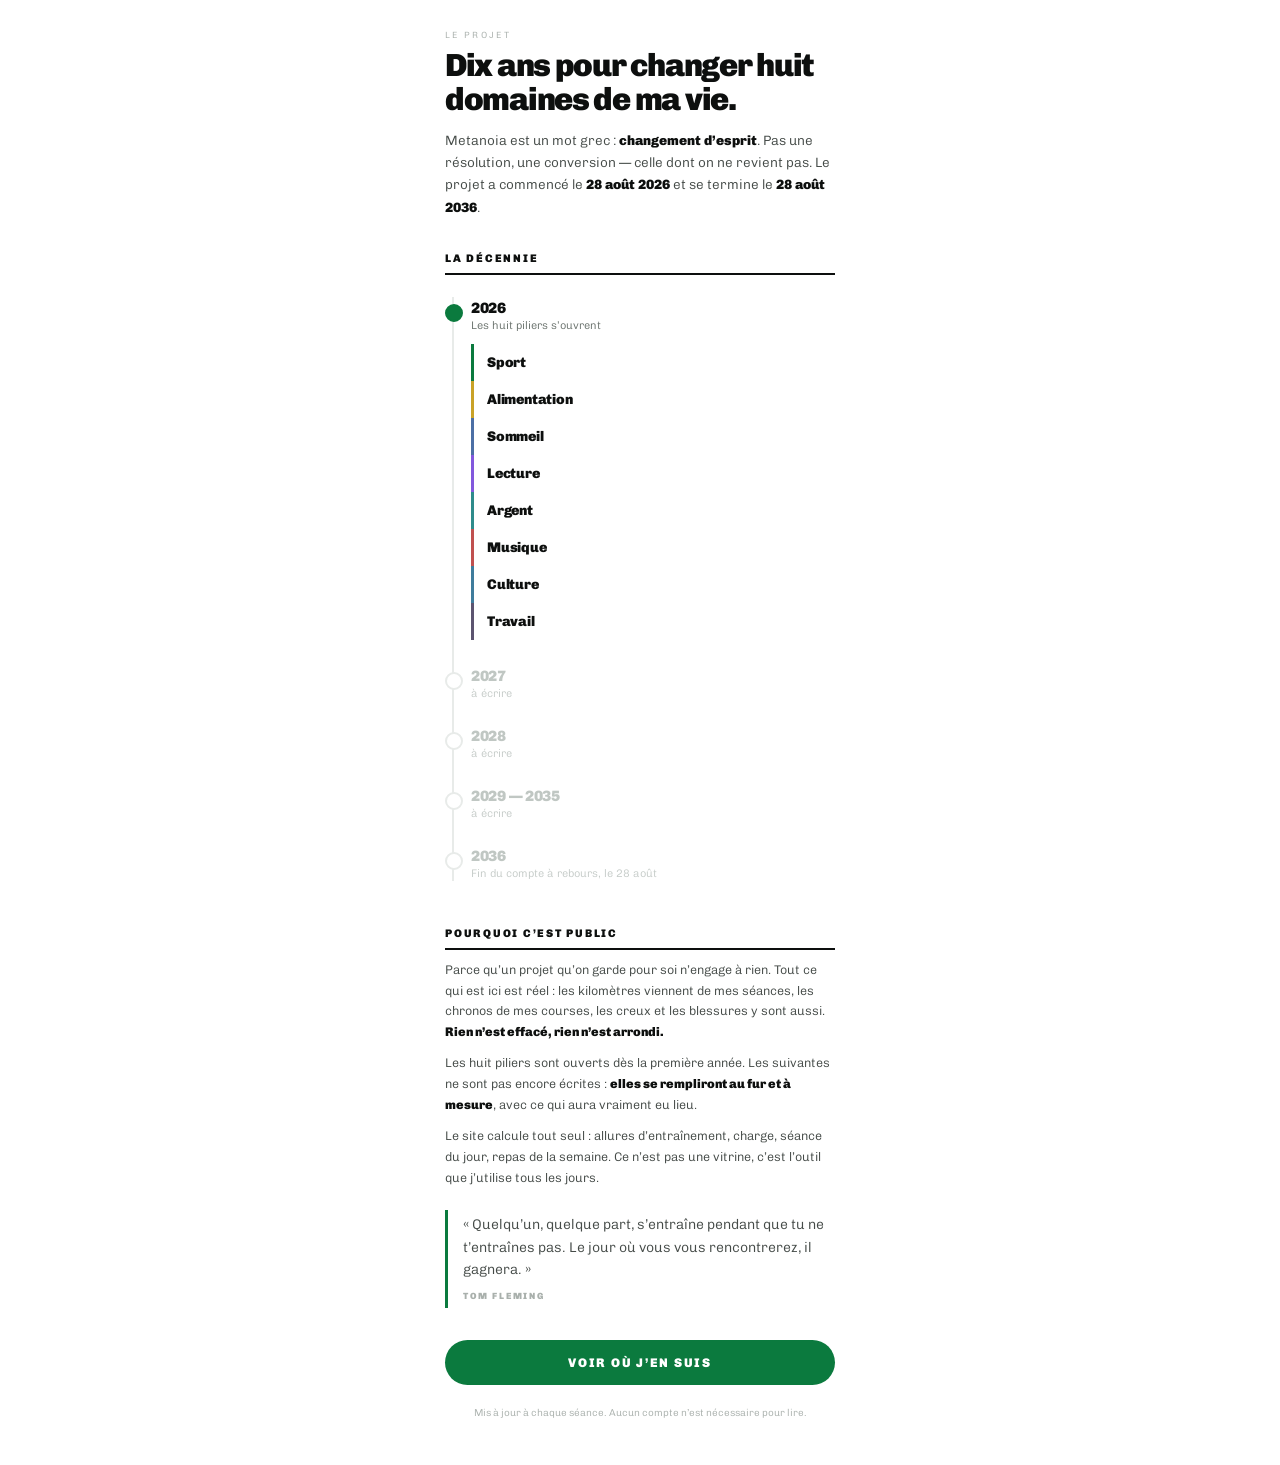
<file: projet.html>
<!DOCTYPE html>
<html lang="fr">
<head>
<meta charset="utf-8">
<meta name="viewport" content="width=device-width, initial-scale=1.0, maximum-scale=1.0, user-scalable=no, viewport-fit=cover">
<title>Metanoia — Le projet</title>
<meta name="description" content="Ce qu'est le projet Metanoia : dix ans, cinq piliers, un suivi public.">
<meta name="theme-color" content="#FFFFFF">
<link rel="preconnect" href="https://mfbrnmhtoqqklmywclxt.supabase.co" crossorigin>
<link rel="preload" href="/polices/chivo-900.woff2" as="font" type="font/woff2" crossorigin>
<link rel="preload" href="/polices/chivo-300.woff2" as="font" type="font/woff2" crossorigin>
<link rel="stylesheet" href="/polices.css?v=1">
<style>
:root{--vert:#0B7A3E;--vif:#12B85F;--alim:#C9A227;--som:#4C6FA5;--lec:#8258DD;--arg:#2E8B8B;--mus:#C0504F;--cul:#3F7C9C;--tra:#5C5470;
  --ink:#0D0F0E;--piste:#E8EBE9;--sourd:#6B736E;--texte:#454B48}
*{margin:0;padding:0;box-sizing:border-box}
body{background:#fff;color:var(--ink);font-family:Chivo,system-ui,sans-serif;max-width:430px;margin:0 auto;
  padding-bottom:44px;-webkit-font-smoothing:antialiased;user-select:none;-webkit-user-select:none;
  -webkit-touch-callout:none;touch-action:pan-y}
a{color:inherit;text-decoration:none}
.hd{display:flex;align-items:center;padding:max(14px,env(safe-area-inset-top)) 20px 13px;
  border-bottom:1px solid var(--piste)}
.hd .lg{width:74px;color:var(--ink);line-height:0}
.hd .lg svg{display:block;width:100%;height:auto}
.hd .r{margin-left:auto;font-weight:300;font-size:9.5px;letter-spacing:.16em;text-transform:uppercase;color:#A9B0AC}
.z{padding:max(30px,env(safe-area-inset-top)) 20px 0}
.k{font-weight:300;font-size:9px;letter-spacing:.26em;text-transform:uppercase;color:#A9B0AC}
h1{font-weight:900;font-size:clamp(26px,7.5vw,32px);letter-spacing:-.04em;line-height:1.06;margin:9px 0 12px}
.chapo{font-weight:300;font-size:13.5px;color:var(--texte);line-height:1.65}
.chapo b{font-weight:900;color:var(--ink)}
h2{font-weight:900;font-size:11px;letter-spacing:.16em;text-transform:uppercase;margin:34px 0 10px;
  padding-bottom:8px;border-bottom:2px solid var(--ink)}
p.t{font-weight:300;font-size:12.5px;color:var(--texte);line-height:1.65;margin-bottom:11px}
p.t b{font-weight:900;color:var(--ink)}
.pil{display:flex;align-items:flex-start;gap:12px;padding:13px 0;border-bottom:1px solid #F2F4F3}
.pil .n{width:9px;height:9px;border-radius:50%;flex:none;margin-top:5px}
.pil b{display:block;font-weight:900;font-size:14px;letter-spacing:-.015em}
.pil span{display:block;font-weight:300;font-size:11.5px;color:var(--sourd);margin-top:2px;line-height:1.5}
.pil em{font-style:normal;margin-left:auto;font-weight:700;font-size:8.5px;letter-spacing:.14em;
  text-transform:uppercase;color:#C0C7C3;flex:none;padding-top:4px}
.pil em.on{color:var(--vert)}
.cite{border-left:3px solid var(--vert);padding:4px 0 4px 15px;margin:22px 0;
  font-weight:300;font-size:14px;line-height:1.6;color:var(--texte)}
.cite b{display:block;font-weight:900;font-size:9px;letter-spacing:.2em;text-transform:uppercase;
  color:#A9B0AC;margin-top:8px}
.cta{display:block;background:var(--vert);color:#fff;border-radius:999px;padding:15px;text-align:center;
  font-weight:900;font-size:12.5px;letter-spacing:.14em;text-transform:uppercase;margin-top:32px}
.note{font-weight:300;font-size:10px;color:#A9B0AC;line-height:1.6;text-align:center;margin-top:20px}

  /* frise de la décennie */
  .frise{position:relative;padding-left:26px;margin:6px 0 4px}
  .frise::before{content:"";position:absolute;left:7px;top:12px;bottom:12px;width:2px;background:var(--piste)}
  .an{position:relative;padding:13px 0}
  .an::before{content:"";position:absolute;left:-26px;top:19px;width:14px;height:14px;border-radius:50%;
    background:#fff;border:2.5px solid var(--piste)}
  .an.on::before{background:var(--vert);border-color:var(--vert)}
  .an b{font-weight:900;font-size:15px;letter-spacing:-.02em;color:#C0C7C3}
  .an.on b{color:var(--ink)}
  .an .q{display:block;font-weight:300;font-size:11px;color:#C6CCC9;margin-top:2px}
  .an.on .q{color:var(--sourd)}

  .piliers{margin-top:12px}
  .piliers .l{padding:10px 0 10px 13px;border-left:3px solid;
    font-weight:900;font-size:14px;letter-spacing:-.015em}
</style>
</head>
<body>
<div class="z">
  <p class="k">Le projet</p>
  <h1>Dix ans pour changer huit domaines de ma vie.</h1>
  <p class="chapo">Metanoia est un mot grec : <b>changement d’esprit</b>. Pas une résolution,
    une conversion — celle dont on ne revient pas. Le projet a commencé le
    <b>28 août 2026</b> et se termine le <b>28 août 2036</b>.</p>

  <h2>La décennie</h2>
  <div class="frise">
    <div class="an on"><b>2026</b><span class="q">Les huit piliers s’ouvrent</span>
      <div class="piliers">
        <div class="l" style="border-color:var(--vert)">Sport</div>
        <div class="l" style="border-color:var(--alim)">Alimentation</div>
        <div class="l" style="border-color:var(--som)">Sommeil</div>
        <div class="l" style="border-color:var(--lec)">Lecture</div>
        <div class="l" style="border-color:var(--arg)">Argent</div>
        <div class="l" style="border-color:var(--mus)">Musique</div>
        <div class="l" style="border-color:var(--cul)">Culture</div>
        <div class="l" style="border-color:var(--tra)">Travail</div>
      </div></div>
    <div class="an"><b>2027</b><span class="q">à écrire</span></div>
    <div class="an"><b>2028</b><span class="q">à écrire</span></div>
    <div class="an"><b>2029 — 2035</b><span class="q">à écrire</span></div>
    <div class="an"><b>2036</b><span class="q">Fin du compte à rebours, le 28 août</span></div>
  </div>

  <h2>Pourquoi c’est public</h2>
  <p class="t">Parce qu’un projet qu’on garde pour soi n’engage à rien. Tout ce qui est ici est réel :
    les kilomètres viennent de mes séances, les chronos de mes courses, les creux
    et les blessures y sont aussi. <b>Rien n’est effacé, rien n’est arrondi.</b></p>
  <p class="t">Les huit piliers sont ouverts dès la première année. Les suivantes ne sont pas encore écrites : <b>elles se rempliront au fur et à mesure</b>, avec ce qui aura vraiment eu lieu.</p>
  <p class="t">Le site calcule tout seul : allures d’entraînement, charge, séance du jour,
    repas de la semaine. Ce n’est pas une vitrine, c’est l’outil que j’utilise tous les jours.</p>

  <div class="cite">« Quelqu’un, quelque part, s’entraîne pendant que tu ne t’entraînes pas.
    Le jour où vous vous rencontrerez, il gagnera. »<b>Tom Fleming</b></div>


  <a class="cta" href="metanoia.html">Voir où j’en suis</a>
  <p class="note">Mis à jour à chaque séance. Aucun compte n’est nécessaire pour lire.</p>
</div>

<script>
['copy','cut','contextmenu','dragstart','selectstart'].forEach(ev =>
  document.addEventListener(ev, e => e.preventDefault()));
['gesturestart','gesturechange','gestureend'].forEach(ev =>
  document.addEventListener(ev, e => e.preventDefault(), { passive:false }));
</script>
</body>
</html>
</file>
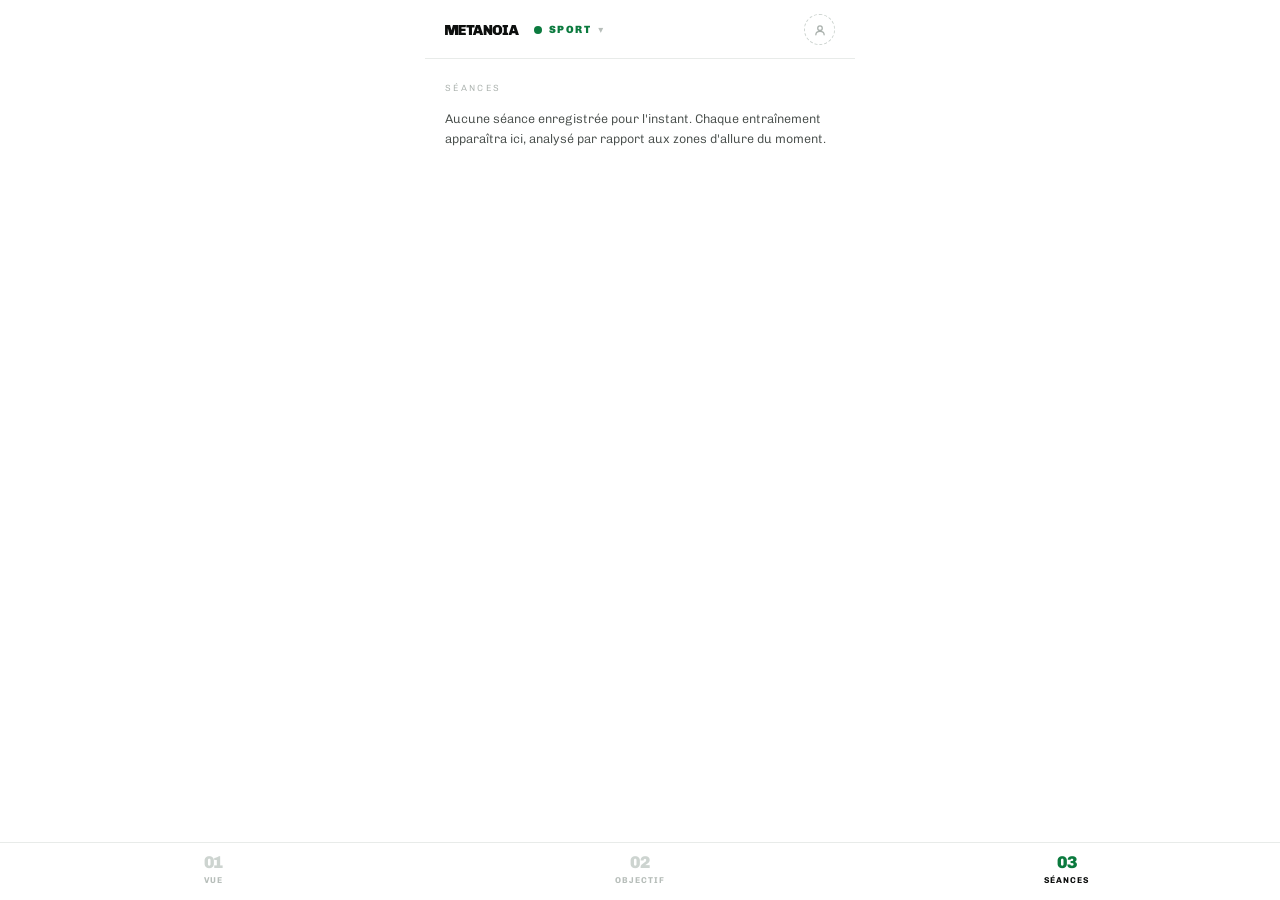
<file: seances.html>
<!DOCTYPE html>
<html lang="fr">
<head>
<meta charset="utf-8">
<meta name="viewport" content="width=device-width, initial-scale=1.0, maximum-scale=1.0, user-scalable=no, viewport-fit=cover">
<title>Metanoia — Séances</title>
<meta name="description" content="Chaque entraînement du projet Metanoia, analysé par rapport aux zones d'allure du coureur.">
<meta name="theme-color" content="#FFFFFF">
<meta name="color-scheme" content="light">
<link rel="icon" href="data:image/svg+xml,%3Csvg xmlns='http://www.w3.org/2000/svg' viewBox='0 0 100 100'%3E%3Crect width='100' height='100' rx='22' fill='%23FFFFFF'/%3E%3Ccircle cx='50' cy='50' r='30' fill='none' stroke='%230B7A3E' stroke-width='9' stroke-linecap='round' stroke-dasharray='142 189' transform='rotate(-90 50 50)'/%3E%3C/svg%3E">
<link rel="preconnect" href="https://mfbrnmhtoqqklmywclxt.supabase.co" crossorigin>
<link rel="preload" href="/polices/chivo-900.woff2" as="font" type="font/woff2" crossorigin>
<link rel="preload" href="/polices/chivo-300.woff2" as="font" type="font/woff2" crossorigin>
<link rel="stylesheet" href="/polices.css?v=1">
<style>
:root{--vert:#0B7A3E;--vif:#12B85F;--ink:#0D0F0E;--sourd:#6B736E;--texte:#454B48;--piste:#E8EBE9}
*{margin:0;padding:0;box-sizing:border-box}
body{background:#fff;color:var(--ink);font-family:Chivo,system-ui,sans-serif;
  max-width:430px;margin:0 auto;padding-bottom:110px;-webkit-font-smoothing:antialiased}
.entete{display:flex;align-items:center;padding:14px 20px;border-bottom:1px solid var(--piste)}
.entete .lg{width:76px;color:var(--ink);line-height:0}
.entete .lg svg{display:block;width:100%;height:auto}
.ouvrir{margin-left:auto;background:none;border:0;cursor:pointer;display:grid;gap:4px;padding:10px;margin-right:-10px}
.ouvrir i{display:block;width:19px;height:2px;background:var(--ink);border-radius:2px}
.ouvrir:focus-visible{outline:2px solid var(--vert);outline-offset:2px;border-radius:6px}

.panneau{position:fixed;inset:0;z-index:50;background:#000;color:#fff;display:flex;flex-direction:column;
  padding:max(20px,env(safe-area-inset-top)) clamp(22px,6vw,40px) max(24px,env(safe-area-inset-bottom));
  opacity:0;visibility:hidden;transform:translateY(-10px);
  transition:opacity .3s ease,transform .35s cubic-bezier(.2,.9,.3,1),visibility .3s}
.panneau.ouvert{opacity:1;visibility:visible;transform:none}
.fermer{background:none;border:0;color:#8B948F;font-size:22px;line-height:1;cursor:pointer;padding:10px;margin-right:-10px}
@media (prefers-reduced-motion:reduce){.panneau{transition:opacity .01ms}}

.z{padding:24px 20px 0}
.k{font-weight:300;font-size:9px;letter-spacing:.26em;text-transform:uppercase;color:#A9B0AC}
.gros{font-weight:900;font-size:clamp(38px,11vw,46px);letter-spacing:-.045em;line-height:1;margin:8px 0 4px}
.gros u{text-decoration:none;font-size:.26em;color:var(--vert);margin-left:3px}

.mois{margin-top:30px}
.mois .titre{display:flex;justify-content:space-between;align-items:baseline;
  border-bottom:2px solid var(--ink);padding-bottom:8px;margin-bottom:2px}
.mois .titre b{font-weight:900;font-size:15px;letter-spacing:-.01em}
.mois .titre em{font-style:normal;font-weight:300;font-size:10px;letter-spacing:.14em;
  text-transform:uppercase;color:var(--sourd)}
.art{border-bottom:1px solid #F0F3F1;padding:15px 0}
.art .sur{font-weight:900;font-size:8px;letter-spacing:.24em;text-transform:uppercase}
.art h3{font-weight:900;font-size:22px;letter-spacing:-.035em;line-height:1.05;margin:5px 0 4px}
.art p{font-weight:300;font-size:11.5px;color:var(--texte);line-height:1.5}
.art .meta{display:flex;gap:14px;margin-top:7px;font-weight:300;font-size:10px;color:#A9B0AC;letter-spacing:.08em}
.art .meta b{font-weight:900;color:var(--ink)}
.vide{font-weight:300;font-size:12.5px;color:var(--texte);line-height:1.6;margin-top:16px}
.note{font-weight:300;font-size:10px;color:#A9B0AC;line-height:1.6;margin-top:26px;text-align:center}


  /* ---- en-tête ---- */
  .hd{display:flex;align-items:center;gap:11px;padding:max(14px,env(safe-area-inset-top)) 20px 13px;
    border-bottom:1px solid var(--piste);position:relative;z-index:20}
  .hd .lg{width:74px;color:var(--ink);line-height:0;flex:none}
  .hd .lg svg{display:block;width:100%;height:auto}
  .sel{display:flex;align-items:center;gap:7px;background:none;border:0;cursor:pointer;padding:6px 4px;
    font-family:inherit;font-weight:900;font-size:10.5px;letter-spacing:.14em;text-transform:uppercase;color:var(--vert)}
  .sel i{width:8px;height:8px;border-radius:50%;background:var(--vert);flex:none}
  .sel .fl{color:#B7BEBA;font-size:10px;transition:transform .2s}
  .sel[aria-expanded="true"] .fl{transform:rotate(180deg)}
  .sel:focus-visible{outline:2px solid var(--vert);outline-offset:2px;border-radius:6px}
  .cpt{margin-left:auto;width:31px;height:31px;border-radius:50%;border:1.4px dashed #CDD4D0;
    display:grid;place-items:center;color:#A9B0AC;flex:none;text-decoration:none}
  .cpt svg{width:16px;height:16px;fill:none;stroke:currentColor;stroke-width:1.9;stroke-linecap:round;stroke-linejoin:round}

  .piliers{position:absolute;left:16px;top:calc(100% - 4px);background:#fff;border:1px solid var(--piste);
    border-radius:12px;box-shadow:0 14px 34px -16px rgba(0,0,0,.32);padding:6px;min-width:212px;z-index:30;
    opacity:0;visibility:hidden;transform:translateY(-6px);transition:opacity .18s,transform .18s,visibility .18s}
  .piliers.ouvert{opacity:1;visibility:visible;transform:none}
  .piliers a,.piliers span{display:flex;align-items:center;gap:9px;padding:10px 11px;border-radius:8px;
    font-weight:700;font-size:11px;letter-spacing:.12em;text-transform:uppercase;color:#8C948F;text-decoration:none}
  .piliers .on{background:#EDF6F1;color:var(--vert)}
  .piliers i{width:8px;height:8px;border-radius:50%;background:#DDE3E0;flex:none}
  .piliers .on i{background:var(--vert)}
  .piliers .al i{background:#C9A227}
  .piliers em{font-style:normal;margin-left:auto;font-weight:300;font-size:8px;letter-spacing:.12em;color:#C0C7C3}

  /* ---- barre du bas ---- */
  .nav{position:fixed;left:0;right:0;bottom:0;display:flex;background:#fff;
    border-top:1px solid var(--piste);padding:11px 0 max(15px,env(safe-area-inset-bottom));z-index:20}
  .nav a{flex:1;text-align:center;text-decoration:none}
  .nav a .num{display:block;font-weight:900;font-size:17px;letter-spacing:-.02em;color:#CDD4D0;line-height:1}
  .nav a b{display:block;font-weight:700;font-size:8.5px;letter-spacing:.12em;text-transform:uppercase;
    color:#B7BEBA;margin-top:4px}
  .nav a.on .num{color:var(--vert)}
  .nav a.on b{color:var(--ink)}
  .nav a:focus-visible{outline:2px solid var(--vert);outline-offset:-3px;border-radius:8px}
  @media (prefers-reduced-motion:reduce){.piliers{transition:none}}

  body{user-select:none;-webkit-user-select:none;-webkit-touch-callout:none;
    touch-action:pan-y;-webkit-tap-highlight-color:transparent}
  input,textarea,select{user-select:text;-webkit-user-select:text;-webkit-touch-callout:default}
</style>
</head>
<body>

<header class="hd">
  <a class="lg" href="index.html" aria-label="Accueil Metanoia"><svg viewBox="0 0 5.0710 0.6860" aria-hidden="true"><g fill="currentColor"><path transform="translate(-0.05700 0.68600) scale(0.001000 -0.001000)" d="M57 0V686H401L500 320H504L601 686H947V0H737V440H733L613 0H372L253 440H248V0Z"/><path transform="translate(0.86300 0.68600) scale(0.001000 -0.001000)" d="M57 0V686H572L552 526H263V426H541V273H263V160H552L572 0Z"/><path transform="translate(1.45000 0.68600) scale(0.001000 -0.001000)" d="M187 0V521H15V686H571V521H398V0Z"/><path transform="translate(1.90600 0.68600) scale(0.001000 -0.001000)" d="M-5 0 224 686H485L714 0H496L455 122H237L197 0ZM285 267H407L349 475H344Z"/><path transform="translate(2.59300 0.68600) scale(0.001000 -0.001000)" d="M57 0V686H233L410 431L441 372L446 375V686H639V0H459L276 264L255 306L250 304V0Z"/><path transform="translate(3.23100 0.68600) scale(0.001000 -0.001000)" d="M331 -10Q269 -10 214.5 13.5Q160 37 119.0 78.0Q78 119 54.5 173.5Q31 228 31 290V394Q31 456 54.5 510.5Q78 565 119.0 606.0Q160 647 214.5 670.5Q269 694 331 694H387Q449 694 503.5 670.5Q558 647 599.0 606.0Q640 565 663.5 510.5Q687 456 687 394V290Q687 228 663.5 173.5Q640 119 599.0 78.0Q558 37 503.5 13.5Q449 -10 387 -10ZM359 146Q382 146 400.5 154.0Q419 162 433.0 175.5Q447 189 454.5 207.0Q462 225 462 246V438Q462 459 454.5 477.0Q447 495 433.0 509.0Q419 523 400.5 530.5Q382 538 359 538Q337 538 318.0 530.0Q299 522 285.0 508.5Q271 495 263.5 477.0Q256 459 256 438V246Q256 225 263.5 207.0Q271 189 285.0 175.0Q299 161 318.0 153.5Q337 146 359 146Z"/><path transform="translate(3.91200 0.68600) scale(0.001000 -0.001000)" d="M36 0V148H118V538H36V686H410V538H329V148H410V0Z"/><path transform="translate(4.35700 0.68600) scale(0.001000 -0.001000)" d="M-5 0 224 686H485L714 0H496L455 122H237L197 0ZM285 267H407L349 475H344Z"/></g></svg></a>
  <button class="sel" id="selP" aria-expanded="false" aria-controls="piliers"><i></i>Sport<span class="fl">&#9662;</span></button>
  <a class="cpt" href="connexion.html" aria-label="Mon compte"><svg viewBox="0 0 24 24" aria-hidden="true"><circle cx="12" cy="9.2" r="3.4"/><path d="M5.8 19.2c0-3.1 2.7-5 6.2-5s6.2 1.9 6.2 5"/></svg></a>
  <div class="piliers" id="piliers" role="menu">
    <a class="on" href="metanoia.html" role="menuitem"><i></i>Sport</a>
    <a class="al" href="alimentation.html" role="menuitem"><i></i>Alimentation</a>
    <span role="menuitem" aria-disabled="true"><i></i>Sommeil<em>bientôt</em></span>
    <span role="menuitem" aria-disabled="true"><i></i>Lecture<em>bientôt</em></span>
    <span role="menuitem" aria-disabled="true"><i></i>Argent<em>bientôt</em></span>
  </div>
</header>

<div class="z" id="z"><p class="k">Chargement…</p></div>

<script type="module">
import { list, projetActif } from './config.js?v=20260902m';
import { vdot, nature, NATURES, COMMENTAIRES, fmtAllure } from './moteur.js?v=20260902m';

const $ = id => document.getElementById(id);
const z = $('z');
const km = n => Number(n).toFixed(2).replace('.', ',');
const duree = s => { const h = Math.floor(s/3600), m = Math.floor(s/60)%60;
  return h ? `${h} h ${String(m).padStart(2,'0')}` : `${m} min`; };
const chrono = s => `${Math.floor(s/60)}:${String(Math.round(s)%60).padStart(2,'0')}`;
const MOIS = ['janvier','février','mars','avril','mai','juin','juillet','août','septembre','octobre','novembre','décembre'];

try {
  const [seances, p] = await Promise.all([list(), projetActif()]);
  const v = p ? vdot(p.ref_distance_m, p.ref_chrono_s) : 50;

  if (!seances.length) {
    z.innerHTML = `<p class="k">Séances</p>
      <p class="vide">Aucune séance enregistrée pour l'instant.
      Chaque entraînement apparaîtra ici, analysé par rapport aux zones d'allure du moment.</p>`;
  } else {
    const tout = seances.slice().sort((a,b) => b.date.localeCompare(a.date));
    const moisCourant = new Date().toISOString().slice(0,7);
    const tri = tout.filter(s => s.date.slice(0,7) === moisCourant);

    // totaux : le mois affiché, et l'ensemble depuis le début
    const totKm    = tri.reduce((a,s) => a + Number(s.distance_km || 0), 0);
    const salles   = tri.filter(s => (s.type||'').toLowerCase().includes('salle')).length;
    const totKmAll = tout.reduce((a,s) => a + Number(s.distance_km || 0), 0);
    const depuis   = tout.length ? tout[tout.length-1].date : null;

    const groupes = tri.length ? { [moisCourant]: tri } : {};

    const MOISN = ['janvier','février','mars','avril','mai','juin','juillet','août',
                   'septembre','octobre','novembre','décembre'];
    const nomMois = MOISN[Number(moisCourant.slice(5)) - 1];

    let html = `<p class="k">Séances — ${nomMois}</p>
      <div class="gros">${km(totKm)}<u>km</u></div>
      <p class="k">${tri.length} séance${tri.length>1?'s':''}${salles ? ' · ' + salles + ' en salle' : ''}</p>`;

    if (!tri.length) {
      html += `<p class="vide">Aucune séance ce mois-ci pour l'instant.</p>`;
    }

    for (const [cle, lot] of Object.entries(groupes)) {
      const [an, mo] = cle.split('-');
      const kmMois = lot.reduce((a,s) => a + Number(s.distance_km || 0), 0);
      html += `<div class="mois">`;

      lot.forEach((s, i) => {
        const veille = tri[tri.indexOf(s)+1] || null;
        const n = nature(s, v, veille);
        const N = NATURES[n];
        const salle = n === 'renfo';
        const t = Number(s.temps_s || 0), d = Number(s.distance_km || 0);
        const titre = salle ? (s.type || 'Renforcement') : km(d) + ' km';
        const jour = new Date(s.date + 'T00:00:00')
          .toLocaleDateString('fr-FR', { day:'numeric', month:'short' });
        html += `<div class="art">
          <p class="sur" style="color:${N.couleur}">${N.nom}</p>
          <h3>${titre}</h3>
          <p>${COMMENTAIRES[n]}</p>
          <div class="meta"><span>${jour}</span>
            ${t ? `<span>${salle ? duree(t) : chrono(t)}</span>` : ''}
            ${(!salle && d && t) ? `<span><b>${fmtAllure(t/d)}</b>/km</span>` : ''}
            ${s.lieu ? `<span>${s.lieu}</span>` : ''}
          </div></div>`;
      });
      html += `</div>`;
    }

    html += `<p class="cumul">Depuis ${depuis ? new Date(depuis+'T00:00:00')
        .toLocaleDateString('fr-FR',{month:'long',year:'numeric'}) : '—'} —
      <b>${km(totKmAll)} km</b> · ${tout.length} séances</p>`;

    html += `<p class="note">Chaque séance est classée par rapport aux allures calculées
      sur ton VDOT actuel (${v}). Une classification n'est pas un jugement :
      une séance de récupération est utile, une zone grise n'est pas une mauvaise sortie,
      juste une sortie mal placée dans la semaine.</p>`;
    z.innerHTML = html;
  }
} catch (e) {
  z.innerHTML = '<p class="k" style="color:#C4452F">Erreur : ' + e.message + '</p>';
}
</script>
<script>
</script>
<nav class="nav">
  <a href="metanoia.html"><span class="num">01</span><b>Vue</b></a>
  <a href="objectif.html"><span class="num">02</span><b>Objectif</b></a>
  <a href="seances.html" class="on" aria-current="page"><span class="num">03</span><b>Séances</b></a>
</nav>

<script>
(function(){
  var b=document.getElementById('selP'), m=document.getElementById('piliers');
  function ferme(){ m.classList.remove('ouvert'); b.setAttribute('aria-expanded','false'); }
  b.addEventListener('click', function(e){
    e.stopPropagation();
    var o = m.classList.toggle('ouvert');
    b.setAttribute('aria-expanded', o ? 'true' : 'false');
  });
  document.addEventListener('click', ferme);
  document.addEventListener('keydown', function(e){ if(e.key==='Escape') ferme(); });
})();
</script>

<script>
// pas de sélection ni de copie ; zoom bloqué sur mobile seulement
['copy','cut','contextmenu','dragstart','selectstart'].forEach(function(ev){
  document.addEventListener(ev, function(e){
    if (e.target.closest('input, textarea, select')) return;   // la saisie reste possible
    e.preventDefault();
  });
});
['gesturestart','gesturechange','gestureend'].forEach(function(ev){
  document.addEventListener(ev, function(e){ e.preventDefault(); }, { passive:false });
});
document.addEventListener('touchmove', function(e){
  if (e.touches.length > 1) e.preventDefault();
}, { passive:false });
document.addEventListener('keydown', function(e){
  if ((e.ctrlKey || e.metaKey) && ['c','x','a','u','s','p'].indexOf(e.key.toLowerCase()) > -1) {
    if (e.target.closest('input, textarea')) return;
    e.preventDefault();
  }
});
</script>
</body>
</html>
</file>
<file: polices.css>
/* Chivo — hébergée sur le site, licence SIL Open Font.
   Sous-ensemble latin + ponctuation française, trois graisses. */
@font-face{
  font-family:'Chivo';font-style:normal;font-weight:300;font-display:swap;
  src:url('/polices/chivo-300.woff2') format('woff2');
}
@font-face{
  font-family:'Chivo';font-style:normal;font-weight:700;font-display:swap;
  src:url('/polices/chivo-700.woff2') format('woff2');
}
@font-face{
  font-family:'Chivo';font-style:normal;font-weight:900;font-display:swap;
  src:url('/polices/chivo-900.woff2') format('woff2');
}
</file>
